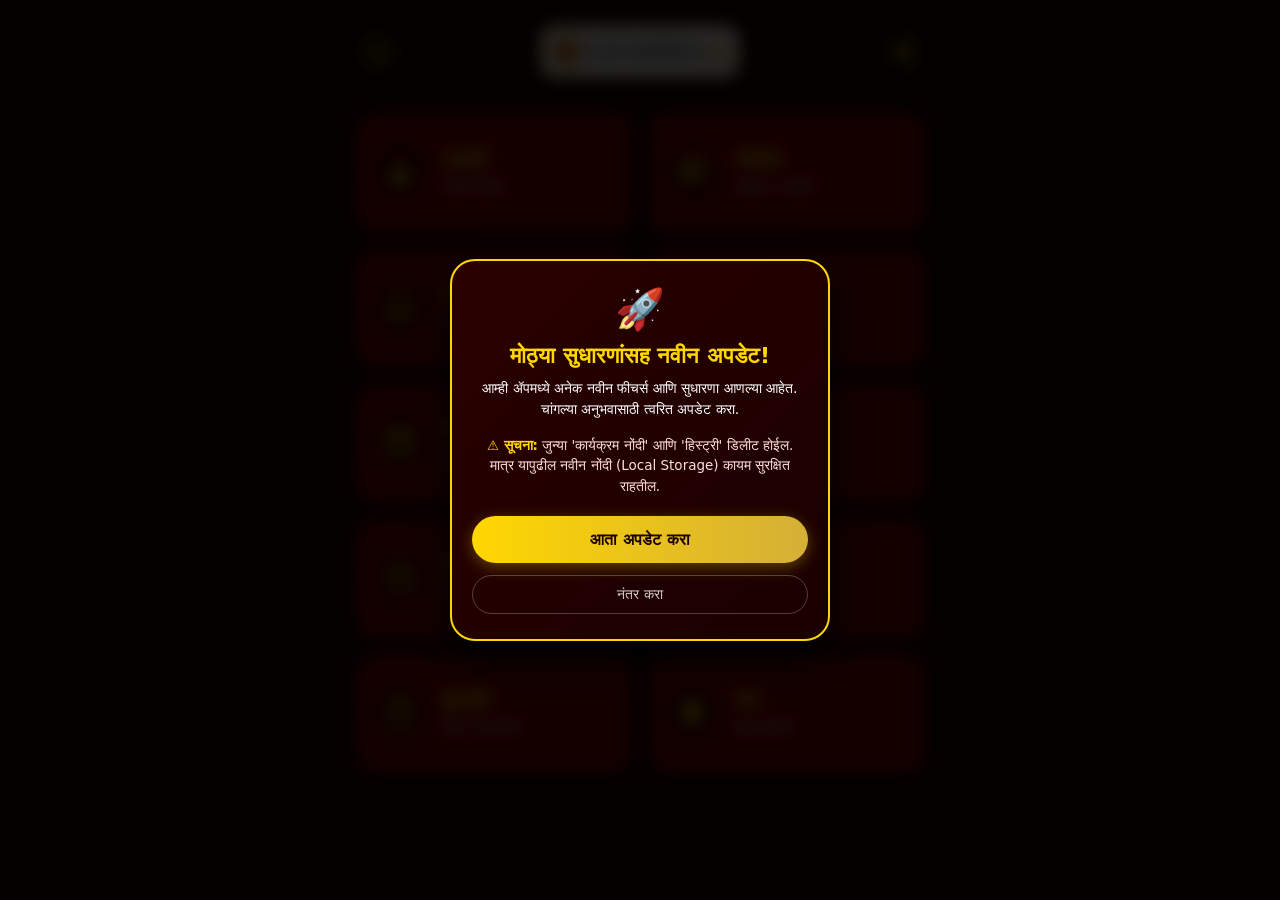
<file: index.html>
<!DOCTYPE html>
<html lang="mr">
<head>
    <meta charset="UTF-8">
    <meta name="viewport" content="width=device-width, initial-scale=1.0, maximum-scale=1.0, user-scalable=no">
    <title>कर्मयोग | Karmyog</title>
    <link rel="preconnect" href="https://fonts.googleapis.com">
    <link rel="preconnect" href="https://fonts.gstatic.com" crossorigin>
    <link href="https://fonts.googleapis.com/css2?family=Anek+Devanagari:wght@400;600;700&display=swap" rel="stylesheet">

    <style>
        :root {
            --bg-dark: #1a0000; 
            --card-maroon: #8B0000; 
            --gold: #ffd700;
            --text-white: #ffffff;
            --text-muted: #ffdddd;
            --icon-bg: rgba(0, 0, 0, 0.4); 
        }

        * {
            margin: 0;
            padding: 0;
            box-sizing: border-box;
            -webkit-tap-highlight-color: transparent;
            -webkit-touch-callout: none;
            -webkit-user-select: none;
            -moz-user-select: none;
            -ms-user-select: none;
            user-select: none;
        }

        body {
            font-family: system-ui, -apple-system, sans-serif;
            background: var(--bg-dark);
            color: var(--text-white);
            min-height: 100vh;
            padding: 10px 0 20px 0;
            overflow-x: hidden;
            position: relative;
        }

        .header-container {
            display: flex;
            align-items: center;
            justify-content: space-between;
            padding: 15px 12px;
            max-width: 600px;
            margin: 0 auto 20px auto;
            gap: 10px;
        }

        .header-logo {
            width: clamp(150px, 40vw, 200px);
            height: auto;
            background: #fff;
            padding: 8px;
            border-radius: 15px;
            border: 2px solid var(--gold);
            object-fit: contain;
            pointer-events: none;
        }

        .header-icon-btn {
            width: clamp(44px, 12vw, 52px);
            height: clamp(44px, 12vw, 52px);
            background: var(--icon-bg);
            border-radius: 50%;
            display: flex;
            align-items: center;
            justify-content: center;
            color: var(--gold);
            cursor: pointer;
            border: 1px solid rgba(255, 215, 0, 0.2);
            text-decoration: none;
            flex-shrink: 0;
            transition: transform 0.2s ease, background 0.2s ease;
        }

        .header-icon-btn:active {
            transform: scale(0.88);
            background: rgba(0, 0, 0, 0.6);
        }

        /* GRID SYSTEM - Fully Responsive */
        .grid {
            display: grid;
            grid-template-columns: repeat(auto-fit, minmax(min(150px, 100%), 1fr));
            gap: clamp(12px, 3vw, 15px);
            padding: 0 clamp(12px, 4vw, 16px);
            max-width: 600px;
            margin: auto;
        }

        @media (min-width: 360px) {
            .grid {
                grid-template-columns: repeat(2, 1fr);
            }
        }

        /* CARD STYLING */
        .card {
            background: var(--card-maroon);
            border-radius: clamp(15px, 4vw, 20px);
            min-height: clamp(105px, 28vw, 120px);
            padding: clamp(12px, 3.5vw, 15px);
            text-decoration: none;
            color: var(--text-white);
            display: flex;
            align-items: center; 
            border: 1px solid rgba(255, 255, 255, 0.2);
            box-shadow: 0 6px 20px rgba(0,0,0,0.5);
            transition: transform 0.2s ease, box-shadow 0.2s ease;
            position: relative;
            overflow: hidden;
            -webkit-tap-highlight-color: transparent;
            pointer-events: auto;
        }

        .card::before {
            content: '';
            position: absolute;
            top: 0;
            left: 0;
            right: 0;
            bottom: 0;
            background: linear-gradient(135deg, rgba(255,255,255,0.1) 0%, transparent 100%);
            opacity: 0;
            transition: opacity 0.3s ease;
            pointer-events: none;
        }

        .card:active {
            transform: scale(0.94);
            box-shadow: 0 3px 10px rgba(0,0,0,0.7);
        }

        .card:active::before {
            opacity: 1;
        }

        .icon-box {
            min-width: clamp(48px, 13vw, 55px);
            width: clamp(48px, 13vw, 55px);
            height: clamp(48px, 13vw, 55px);
            background: var(--icon-bg);
            border-radius: 50%;
            display: flex;
            align-items: center;
            justify-content: center;
            margin-right: clamp(10px, 3vw, 15px);
            flex-shrink: 0;
        }

        .card-content {
            display: flex;
            flex-direction: column;
            flex: 1;
            min-width: 0;
        }

        .card-title {
            font-size: clamp(18px, 5vw, 21px);
            font-weight: 800;
            color: var(--gold);
            line-height: 1.1;
            margin-bottom: 4px;
        }

        .card-subtitle {
            font-size: clamp(12px, 3.5vw, 14px); 
            font-weight: 400;
            color: var(--text-muted);
            line-height: 1.4;
            margin-top: 2px;
        }

        .custom-svg {
            width: clamp(28px, 8vw, 32px);
            height: clamp(28px, 8vw, 32px);
            fill: none;
            stroke: var(--gold);
            stroke-width: 2.2; 
            stroke-linecap: round;
            stroke-linejoin: round;
        }
        
        .fill-gold { 
            fill: var(--gold);
            stroke: none;
        }

        /* INFO MODAL */
        .modal-overlay {
            display: none;
            position: fixed;
            top: 0;
            left: 0;
            right: 0;
            bottom: 0;
            background: rgba(0, 0, 0, 0.9);
            z-index: 1000;
            align-items: center;
            justify-content: center;
            padding: 20px;
            animation: fadeIn 0.3s ease;
        }

        .modal-overlay.active {
            display: flex;
        }

        .modal-content {
            background: linear-gradient(135deg, #2a0000 0%, #1a0000 100%);
            border-radius: 25px;
            padding: 30px 25px 25px;
            max-width: 420px;
            width: 100%;
            max-height: 90vh;
            overflow-y: auto;
            border: 2px solid var(--gold);
            box-shadow: 0 10px 40px rgba(255, 215, 0, 0.3);
            animation: slideUp 0.3s ease;
            position: relative;
        }

        @keyframes fadeIn { from { opacity: 0; } to { opacity: 1; } }
        @keyframes slideUp { from { transform: translateY(50px); opacity: 0; } to { transform: translateY(0); opacity: 1; } }

        .modal-close {
            position: absolute;
            top: 15px;
            right: 15px;
            width: 36px;
            height: 36px;
            background: rgba(0, 0, 0, 0.5);
            border: 1px solid var(--gold);
            border-radius: 50%;
            display: flex;
            align-items: center;
            justify-content: center;
            cursor: pointer;
            color: var(--gold);
            font-size: 24px;
            line-height: 1;
            transition: all 0.2s ease;
        }

        .modal-close:active {
            transform: scale(0.9);
            background: rgba(0, 0, 0, 0.8);
        }

        .developer-photo {
            width: 110px;
            height: 110px;
            border-radius: 50%;
            margin: 0 auto 18px;
            display: block;
            border: 3px solid var(--gold);
            object-fit: cover;
            background: var(--icon-bg);
            box-shadow: 0 4px 15px rgba(255, 215, 0, 0.3);
        }

        .developer-info { font-family: 'Anek Devanagari', system-ui, sans-serif; }
        .developer-info h2 { color: var(--gold); font-size: 22px; text-align: center; margin-bottom: 6px; font-weight: 700; }
        .developer-info h3 { color: var(--text-muted); font-size: 15px; text-align: center; font-weight: 400; margin-bottom: 25px; line-height: 1.4; }
        .info-text { color: var(--text-white); font-size: 15px; line-height: 1.7; text-align: center; margin-bottom: 25px; padding: 0 10px; font-weight: 400; }

        img { pointer-events: none; -webkit-user-drag: none; }
        html { scroll-behavior: smooth; }
        .card, .header-icon-btn { will-change: transform; }

        /* --- SMART UPDATE POPUP STYLES --- */
        .update-overlay {
            position: fixed;
            top: 0; left: 0; right: 0; bottom: 0;
            background: rgba(0, 0, 0, 0.85);
            backdrop-filter: blur(8px);
            display: flex;
            justify-content: center;
            align-items: center;
            z-index: 2000;
            opacity: 0;
            visibility: hidden;
            transition: all 0.4s ease;
            padding: 20px;
        }

        .update-overlay.show {
            opacity: 1;
            visibility: visible;
        }

        .update-box {
            background: linear-gradient(135deg, #2a0000 0%, #1a0000 100%);
            border: 2px solid var(--gold);
            border-radius: 25px;
            padding: 25px 20px;
            text-align: center;
            max-width: 380px;
            width: 100%;
            box-shadow: 0 15px 40px rgba(0,0,0,0.9);
            transform: scale(0.8);
            transition: transform 0.4s cubic-bezier(0.175, 0.885, 0.32, 1.275);
            /* Added to allow scrolling if screen is too small */
            max-height: 90vh;
            overflow-y: auto;
        }

        .update-overlay.show .update-box {
            transform: scale(1);
        }

        .update-icon {
            font-size: 40px;
            color: var(--gold);
            margin-bottom: 10px;
            animation: pulse 2s infinite;
        }

        @keyframes pulse {
            0% { transform: scale(1); }
            50% { transform: scale(1.15); }
            100% { transform: scale(1); }
        }

        .update-box h3 {
            font-size: 22px;
            color: var(--gold);
            margin-bottom: 10px;
            font-weight: 700;
        }

        .update-box p {
            font-size: 14px;
            color: var(--text-white);
            line-height: 1.5;
            margin-bottom: 15px;
            padding: 0 5px;
        }

        .warning-box {
            margin-bottom: 20px;
            font-size: 13.5px;
            color: var(--text-muted);
            text-align: center;
            line-height: 1.5;
            padding: 0 5px;
        }
        
        .warning-box strong {
            color: var(--gold);
        }

        /* Update Steps Styling */
        .update-steps {
            text-align: left;
            color: var(--text-white);
            margin: 15px 10px;
            font-size: 15px;
            line-height: 1.8;
            background: rgba(0, 0, 0, 0.4);
            padding: 15px;
            border-radius: 12px;
            border: 1px solid rgba(255, 215, 0, 0.2);
        }

        .update-steps strong {
            color: var(--gold);
        }

        /* Image inside Update Steps */
        .update-tutorial-img {
            width: 100%;
            max-width: 280px; /* limits size on large screens */
            height: auto;
            border-radius: 12px;
            margin: 10px auto 15px auto;
            display: block;
            border: 2px solid var(--gold);
            box-shadow: 0 4px 15px rgba(0,0,0,0.5);
            pointer-events: none;
        }

        .update-btn-container {
            display: flex;
            flex-direction: column;
            gap: 12px;
        }

        .btn-update-now {
            background: linear-gradient(90deg, var(--gold), #d4af37);
            color: var(--bg-dark);
            padding: 14px 20px;
            border: none;
            border-radius: 50px;
            font-size: 16px;
            font-weight: 700;
            cursor: pointer;
            text-decoration: none;
            box-shadow: 0 4px 15px rgba(255, 215, 0, 0.3);
            transition: all 0.2s ease;
            font-family: inherit;
        }

        .btn-update-now:active {
            transform: scale(0.95);
            box-shadow: 0 2px 8px rgba(255, 215, 0, 0.2);
        }

        .btn-later {
            background: transparent;
            color: var(--text-white);
            padding: 10px 20px;
            border: 1px solid rgba(255, 255, 255, 0.3);
            border-radius: 50px;
            font-size: 14px;
            cursor: pointer;
            opacity: 0.8;
            transition: all 0.2s ease;
            font-family: inherit;
        }

        .btn-later:active {
            background: rgba(255, 255, 255, 0.1);
            transform: scale(0.95);
        }

        @media (prefers-reduced-motion: reduce) {
            * {
                animation-duration: 0.01ms !important;
                animation-iteration-count: 1 !important;
                transition-duration: 0.01ms !important;
            }
        }
    </style>
</head>
<body>

<!-- Smart Update Pop-up Structure (Shows Every Time) -->
<div class="update-overlay" id="updatePopup">
    <div class="update-box" id="updateBoxContent">
        <div class="update-icon">🚀</div>
        <h3>मोठ्या सुधारणांसह नवीन अपडेट!</h3>
        <p>आम्ही ॲपमध्ये अनेक नवीन फीचर्स आणि सुधारणा आणल्या आहेत. चांगल्या अनुभवासाठी त्वरित अपडेट करा.</p>
        
        <div class="warning-box">
            <strong>⚠️ सूचना:</strong> जुन्या 'कार्यक्रम नोंदी' आणि 'हिस्ट्री' डिलीट होईल. मात्र यापुढील नवीन नोंदी (Local Storage) कायम सुरक्षित राहतील.
        </div>

        <div class="update-btn-container">
            <button class="btn-update-now" onclick="showUpdateSteps()">आता अपडेट करा</button>
            <button class="btn-later" onclick="closeUpdatePopup()">नंतर करा</button>
        </div>
    </div>
</div>

<div class="header-container">
    <button class="header-icon-btn" onclick="openInfoModal()" aria-label="माहिती">
        <svg style="width:28px;height:28px;stroke:currentColor;fill:none;stroke-width:2.5" viewBox="0 0 24 24">
            <circle cx="12" cy="12" r="10"></circle>
            <line x1="12" y1="16" x2="12" y2="12"></line>
            <line x1="12" y1="8" x2="12.01" y2="8"></line>
        </svg>
    </button>

    <img src="1000894316-removebg-preview.webp" class="header-logo" alt="Karmyog Logo" draggable="false">

    <button class="header-icon-btn" onclick="shareApp()" aria-label="शेअर करा">
        <svg style="width:28px;height:28px;stroke:currentColor;fill:none;stroke-width:2.5" viewBox="0 0 24 24">
            <circle cx="18" cy="5" r="3"></circle>
            <circle cx="6" cy="12" r="3"></circle>
            <circle cx="18" cy="19" r="3"></circle>
            <line x1="8.59" y1="13.51" x2="15.42" y2="17.49"></line>
            <line x1="15.41" y1="6.51" x2="8.59" y2="10.49"></line>
        </svg>
    </button>
</div>

<div class="grid">
    
    <a href="https://sanketramdasi264-prog.github.io/app-menu-home/arati/" class="card" draggable="false">
        <div class="icon-box">
            <svg class="custom-svg" viewBox="0 0 24 24">
                <path class="fill-gold" d="M12 2c0 2-2 3.5-2 5.5s1.5 3 2 3.5 2-1.5 2-3.5S12 4 12 2z"/>
                <path d="M5 12c0 5 3 9 7 9s7-4 7-9H5z" style="opacity:0.8;stroke:var(--gold);fill:var(--gold)"/>
            </svg>
        </div>
        <div class="card-content">
            <div class="card-title">आरती</div>
            <div class="card-subtitle">आरती संग्रह</div>
        </div>
    </a>

    <a href="https://sanketramdasi264-prog.github.io/app-menu-home/stotra/" class="card" draggable="false">
        <div class="icon-box">
            <svg class="custom-svg" viewBox="0 0 24 24">
                <path d="M4 19.5A2.5 2.5 0 0 1 6.5 17H20M4 19.5V5A2.5 2.5 0 0 1 6.5 2.5H20v14.5"/>
                <path d="M8 7h8M8 11h8"/>
            </svg>
        </div>
        <div class="card-content">
            <div class="card-title">स्तोत्र</div>
            <div class="card-subtitle">स्तोत्र व अष्टके</div>
        </div>
    </a>

    <a href="https://sanketramdasi264-prog.github.io/app-menu-home/bhajan/" class="card" draggable="false">
        <div class="icon-box">
            <svg class="custom-svg" viewBox="0 0 24 24">
                <path d="M18 8a6 6 0 0 0-12 0c0 7-3 9-3 9h18s-3-2-3-9"/>
                <path d="M13.73 21a2 2 0 0 1-3.46 0"/>
            </svg>
        </div>
        <div class="card-content">
            <div class="card-title">भजनावली</div>
            <div class="card-subtitle">भजने व अभंग</div>
        </div>
    </a>

    <a href="https://sanketramdasi264-prog.github.io/app-menu-home/pooja/" class="card" draggable="false">
        <div class="icon-box">
            <svg class="custom-svg" viewBox="0 0 24 24">
                <path d="M8.5 14.5A2.5 2.5 0 0 0 11 12c0-1.38-.5-2-1-3-1.072-2.143-.224-4.054 2-6 .5 2.5 2 4.9 4 6.5 2 1.6 3 3.5 3 5.5a7 7 0 1 1-14 0c0-1.1.243-2.188.7-3.125"/>
            </svg>
        </div>
        <div class="card-content">
            <div class="card-title">कर्मकांड</div>
            <div class="card-subtitle">पूजन, हवन विधी</div>
        </div>
    </a>

    <a href="https://sanketramdasi264-prog.github.io/app-menu-home/panchangmuhurt/" class="card" draggable="false">
        <div class="icon-box">
            <svg class="custom-svg" viewBox="0 0 24 24">
                <rect width="18" height="18" x="3" y="4" rx="2"/>
                <line x1="16" y1="2" x2="16" y2="6"/>
                <line x1="8" y1="2" x2="8" y2="6"/>
                <line x1="3" y1="10" x2="21" y2="10"/>
            </svg>
        </div>
        <div class="card-content">
            <div class="card-title">पंचांग</div>
            <div class="card-subtitle">मुहूर्त व तिथी</div>
        </div>
    </a>

   <a href="https://sanketramdasi264-prog.github.io/app-menu-home/Matchmaking/" class="card" draggable="false">
        <div class="icon-box">
            <svg class="custom-svg" viewBox="0 0 24 24">
                <path d="M20.84 4.61a5.5 5.5 0 0 0-7.78 0L12 5.67l-1.06-1.06a5.5 5.5 0 0 0-7.78 7.78l1.06 1.06L12 21.23l7.78-7.78 1.06-1.06a5.5 5.5 0 0 0 0-7.78z" />
            </svg>
        </div>
        <div class="card-content">
            <div class="card-title">गुण मिलन</div>
            <div class="card-subtitle">विवाह उपयुक्तता</div>
        </div>
    </a>  

    <a href="https://sanketramdasi264-prog.github.io/app-menu-home/karykramnondi" class="card" draggable="false">
        <div class="icon-box">
            <svg class="custom-svg" viewBox="0 0 24 24">
                <circle cx="12" cy="12" r="10"/>
                <polyline points="12 6 12 12 16 14"/>
            </svg>
        </div>
        <div class="card-content">
            <div class="card-title">रजिस्टर</div>
            <div class="card-subtitle">कार्यक्रम नोंदवही</div>
        </div>
    </a> 

    <a href="https://sanketramdasi264-prog.github.io/app-menu-home/list/" class="card" draggable="false">
        <div class="icon-box">
            <svg class="custom-svg" viewBox="0 0 24 24">
                <path d="M16 4h2a2 2 0 0 1 2 2v14a2 2 0 0 1-2 2H6a2 2 0 0 1-2-2V6a2 2 0 0 1 2-2h2"/>
                <rect x="8" y="2" width="8" height="4" rx="1"/>
                <path d="M9 12h6M9 16h6"/>
            </svg>
        </div>
        <div class="card-content">
            <div class="card-title">साहित्य</div>
            <div class="card-subtitle">पूजा साहित्य</div>
        </div>
    </a>

      <a href="https://sanketramdasi264-prog.github.io/app-menu-home/kundali/" class="card" draggable="false">
        <div class="icon-box">
            <svg class="custom-svg" viewBox="0 0 24 24">
                <path d="M14.5 2H6a2 2 0 0 0-2 2v16a2 2 0 0 0 2 2h12a2 2 0 0 0 2-2V7.5L14.5 2z"/>
                <polyline points="14 2 14 8 20 8"/>
            </svg>
        </div>
        <div class="card-content">
            <div class="card-title">कुंडली</div>
            <div class="card-subtitle">PDF तयार करा</div>
        </div>
    </a> 

    <a href="https://sanketramdasi264-prog.github.io/app-menu-home/caunter/" class="card" draggable="false">
        <div class="icon-box">
            <svg class="custom-svg" viewBox="0 0 24 24">
                <circle cx="12" cy="5" r="2"/>
                <circle cx="16" cy="7" r="2"/>
                <circle cx="18" cy="11" r="2"/>
                <circle cx="16" cy="15" r="2"/>
                <circle cx="12" cy="17" r="2"/>
                <circle cx="8" cy="15" r="2"/>
                <circle cx="6" cy="11" r="2"/>
                <circle cx="8" cy="7" r="2"/>
                <path d="M12 19v3"/>
            </svg>
        </div>
        <div class="card-content">
            <div class="card-title">जप</div>
            <div class="card-subtitle">माला मोजणी</div>
        </div>
    </a>

</div>

<!-- Developer Info Modal -->
<div class="modal-overlay" id="infoModal" onclick="closeInfoModal(event)">
    <div class="modal-content" onclick="event.stopPropagation()">
        <div class="modal-close" onclick="closeInfoModal()">&times;</div>
        
        <img src="Screenshot_20260117-220744.Gallery.png" alt="Developer Photo" class="developer-photo">
        
        <div class="developer-info">
            <h2>श्री. संकेत रामदासी गुरुजी</h2>
            <h3>Software Developer of OmKarmyog</h3>

            <p class="info-text">ॐ कर्मयोग हे एक आध्यात्मिक सेवा प्रदान करणारे डिजिटल व्यासपीठ आहे.
या अ‍ॅपच्या माध्यमातून भारतीय संस्कृतीशी जोडणारी विविध आध्यात्मिक साधने एका ठिकाणी उपलब्ध करून दिली जातात. <br>

आजच्या आधुनिक युगात पारंपरिक धार्मिक ज्ञान सहज उपलब्ध नसते, ही गरज ओळखून या अ‍ॅपची निर्मिती करण्यात आली, जेणेकरून प्रत्येक व्यक्ती आपल्या मोबाइलवरच शुद्ध, प्रमाणित आणि परंपरागत धार्मिक ज्ञान मिळवू शकेल.
              
<br>या अ‍ॅपमधील सेवा:- <br>

🔸 आरती संग्रह
🔸 स्तोत्र व मंत्र
🔸 भजन संग्रह
🔸 पूजन विधी व संस्कार पद्धती
🔸 पंचांग व तिथी माहिती
🔸 व्रत कथा व महात्म्य
🔸 सण-उत्सवांची माहिती
<br>🔸 भारतीय संस्कृती व अध्यात्म विषयक माहिती हे सर्व उपलब्ध आहे... <br>

भारतीय सनातन धर्म, संस्कृती आणि अध्यात्म
डिजिटल माध्यमातून सर्वसामान्यांपर्यंत सहज, शुद्ध आणि विश्वासार्ह स्वरूपात पोहोचवणे
हेच आमचे प्रमुख ध्येय आहे.

नवीन पिढीला आपल्या परंपरांशी जोडणे, धार्मिक ज्ञानाचे जतन करणे आणि योग्य मार्गदर्शन देणे हा या उपक्रमाचा हेतू आहे.<br>

श्री.संकेत रामदासी गुरूजी:-  <br>गुरुजी हे ॐ कर्मयोग चे संस्थापक व सॉफ्टवेर डेवलपर आहेत.
आजच्या डिजिटल युगात अध्यात्मिक ज्ञान सर्वांपर्यंत पोहोचावे या उद्देशाने त्यांनी या उपक्रमाची सुरुवात केली.<br>
कारण<br>
“परंपरा जपली तरच संस्कृती टिकते.”<br>
आणि त्यासाठी आजच्या जगात<br>
"अध्यात्माला आधुनिकतेची साथ लागते...!!"
</p>
        </div>
    </div>
</div>

<script>
    // --- SMART UPDATE POPUP LOGIC ---
    window.addEventListener('DOMContentLoaded', () => {
        setTimeout(() => {
            document.getElementById('updatePopup').classList.add('show');
        }, 1000); // ॲप लोड झाल्यानंतर १ सेकंदाने दिसेल
    });

    function closeUpdatePopup() {
        document.getElementById('updatePopup').classList.remove('show');
    }

    // New Function: Show Manual Update Steps and Image
    function showUpdateSteps() {
        const boxContent = document.getElementById('updateBoxContent');
        
        // HTML For Steps View including the GitHub hosted image (.jpg extension)
        boxContent.innerHTML = `
            <div class="update-icon">📱</div>
            <h3>कसे अपडेट करावे?</h3>
            <div class="update-steps">
                १. तुमच्या फोनमधील <strong>Play Store</strong> उघडा.<br><br>
                २. <strong>OmKarmyog</strong> सर्च करा.<br><br>
                ३. <strong>Update</strong> बटणावर क्लिक करा.
            </div>
            
            <!-- Screenshot Image (Updated to .jpg) -->
            <img src="Screenshot_20260720-204118_Google%20Play%20Store.jpg" alt="Update Tutorial" class="update-tutorial-img">
            
            <div class="update-btn-container" style="margin-top: 15px;">
                <button class="btn-later" onclick="closeUpdatePopup()">ठीक आहे, समजले</button>
            </div>
        `;
    }
    // ---------------------------------


    // Share App Function
    function shareApp() {
        const playstoreLink = 'https://play.google.com/store/apps/details?id=in.omkarmyog.app';
        
        const shareText = `🕉️ कर्मयोग 🕉️\n\nधार्मिक साहित्य आणि पूजा विधी आता तुमच्या मोबाईलवर!\n\n✨ आरती संग्रह\n📿 स्तोत्र व अष्टके  \n🙏 भजनावली\n🔱 कर्मकांड विधी\n📅 पंचांग\n💍 गुण मिलन\n⏰ नित्यकर्म\n📚 पूजा साहित्य\n\nआजच डाउनलोड करा आणि तुमच्या धार्मिक जीवनाला समृद्ध करा!\n\n📲 Play Store: ${playstoreLink}`;

        if (navigator.share) {
            navigator.share({ 
                title: '🕉️ कर्मयोग - धार्मिक ॲप',
                text: shareText,
                url: playstoreLink
            }).catch(err => {
                if (err.name !== 'AbortError') {
                    console.error('Share failed:', err);
                }
            });
        } else {
            const tempInput = document.createElement('textarea');
            tempInput.value = shareText;
            document.body.appendChild(tempInput);
            tempInput.select();
            document.execCommand('copy');
            document.body.removeChild(tempInput);
            alert('लिंक कॉपी केली! आता तुम्ही ती शेअर करू शकता.');
        }
    }

    // Open Info Modal
    function openInfoModal() {
        document.getElementById('infoModal').classList.add('active');
        document.body.style.overflow = 'hidden';
    }

    // Close Info Modal
    function closeInfoModal(event) {
        if (!event || event.target.id === 'infoModal' || event.target.classList.contains('modal-close')) {
            document.getElementById('infoModal').classList.remove('active');
            document.body.style.overflow = '';
        }
    }

    // Prevent context menu on long press
    document.addEventListener('contextmenu', function(e) {
        if (e.target.tagName === 'A' || e.target.closest('a')) {
            e.preventDefault();
        }
    });

    // Prevent drag on all links
    document.querySelectorAll('a').forEach(link => {
        link.addEventListener('dragstart', e => e.preventDefault());
    });

    // Close modal with ESC key
    document.addEventListener('keydown', function(e) {
        if (e.key === 'Escape') {
            closeInfoModal();
        }
    });

    // Lazy load optimization
    if ('loading' in HTMLImageElement.prototype) {
        const images = document.querySelectorAll('img[loading="lazy"]');
        images.forEach(img => {
            img.src = img.dataset.src;
        });
    }
</script>

</body>
</html>
</file>
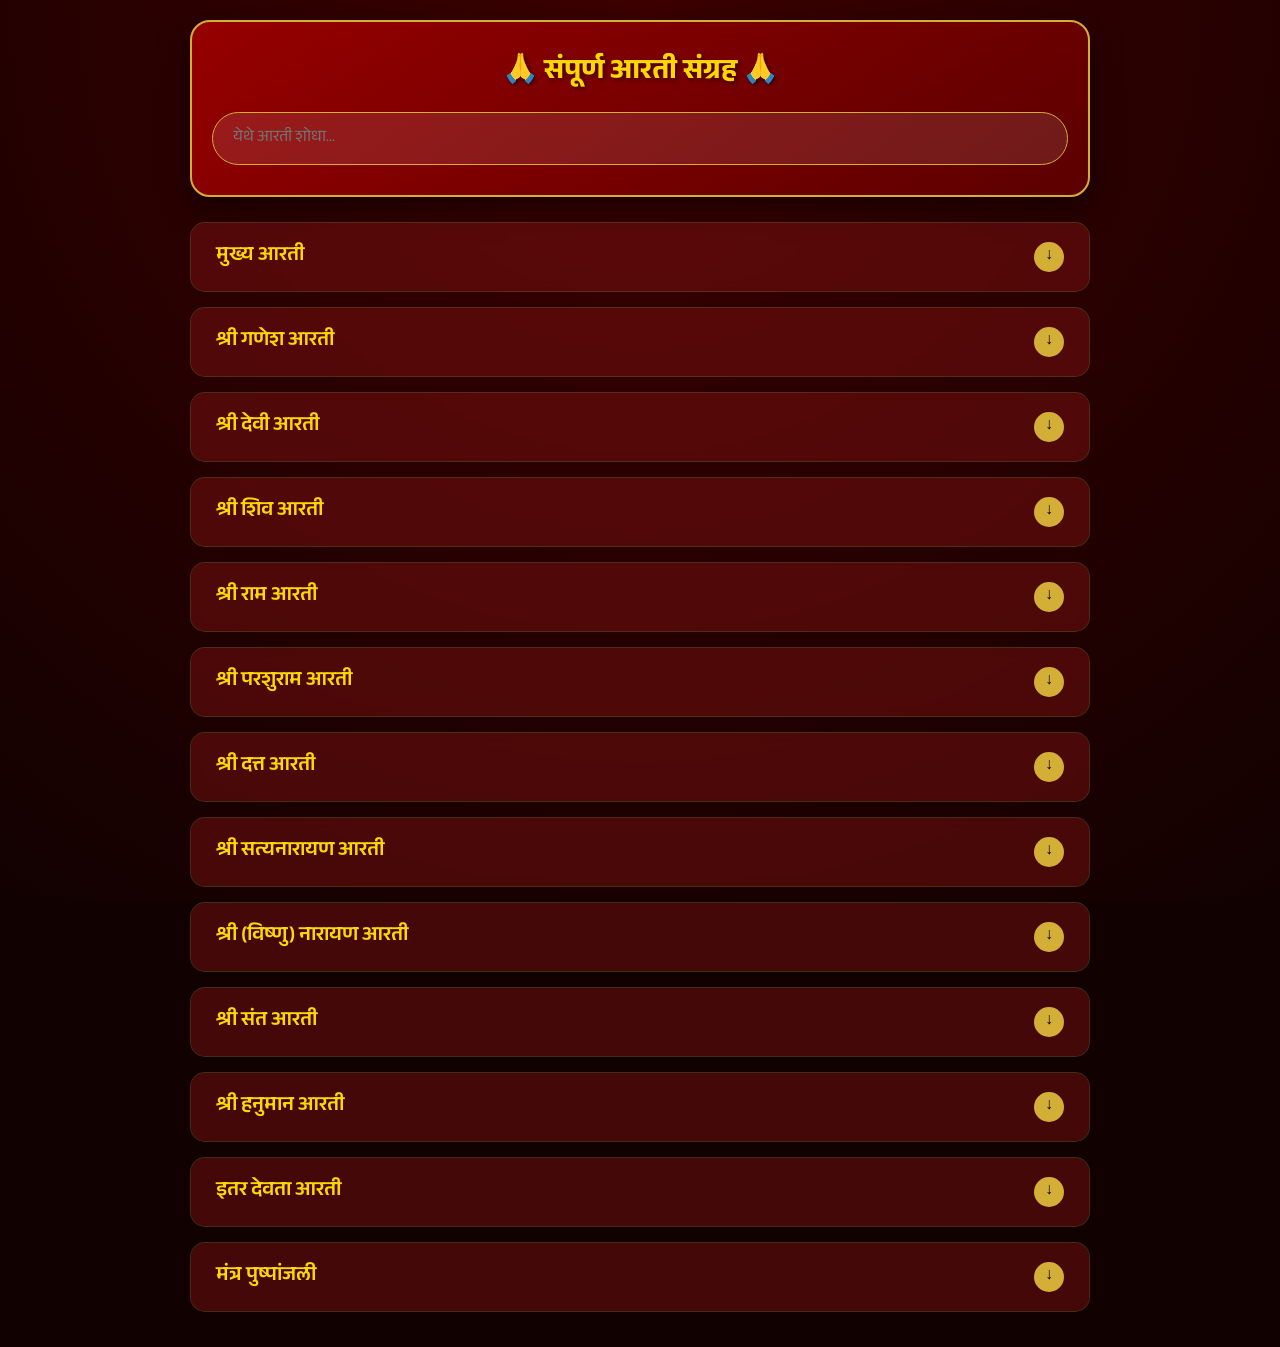
<file: arati/index.html>
<!DOCTYPE html>
<html lang="mr">
<head>
  <meta charset="UTF-8">
  <meta name="viewport" content="width=device-width, initial-scale=1.0">
  <title>संपूर्ण आरती संग्रह</title>
  <link href="https://fonts.googleapis.com/css2?family=Anek+Devanagari:wght@400;600;800&display=swap" rel="stylesheet">
  <style>
    :root {
      --bg-dark: #120101;
      --crimson: #800000;
      --gold: #D4AF37;
      --gold-light: #FFD700;
      --ivory: #FFFFF0;
      --glass: rgba(255, 255, 255, 0.05);
    }

    * { margin: 0; padding: 0; box-sizing: border-box; }

    body {
      font-family: "Anek Devanagari", sans-serif;
      background-color: var(--bg-dark);
      background-image: radial-gradient(circle at top, #3d0000 0%, #120101 100%);
      background-attachment: fixed;
      color: var(--ivory);
      padding: 20px 15px;
      line-height: 1.6;
    }

    .container { max-width: 900px; margin: 0 auto; }

    /* Header Section */
    .header-box {
      text-align: center;
      padding: 30px 20px;
      background: linear-gradient(145deg, #960000, #5c0000);
      border-radius: 20px;
      margin-bottom: 25px;
      border: 2px solid var(--gold);
      box-shadow: 0 10px 30px rgba(0,0,0,0.5);
    }

    .header-box h1 {
      font-size: 28px;
      color: var(--gold-light);
      text-shadow: 2px 2px 4px rgba(0,0,0,0.5);
      margin-bottom: 15px;
    }

    #searchBar {
      width: 100%;
      padding: 12px 20px;
      border-radius: 50px;
      border: 1px solid var(--gold);
      background: rgba(255,255,255,0.1);
      color: white;
      font-size: 16px;
      outline: none;
      font-family: inherit;
    }

    /* Category Style */
    .category {
      background: var(--glass);
      border: 1px solid rgba(212, 175, 55, 0.2);
      border-radius: 15px;
      margin-bottom: 15px;
      overflow: hidden;
      backdrop-filter: blur(5px);
    }

    .category-header {
      padding: 18px 25px;
      display: flex;
      justify-content: space-between;
      align-items: center;
      cursor: pointer;
      background: rgba(128, 0, 0, 0.4);
      transition: background 0.3s;
    }

    .category-header:hover { background: rgba(128, 0, 0, 0.6); }

    .category-header h2 {
      font-size: 20px;
      font-weight: 600;
      color: var(--gold-light);
    }

    .icon-circle {
      width: 30px;
      height: 30px;
      background: var(--gold);
      border-radius: 50%;
      display: flex;
      align-items: center;
      justify-content: center;
      color: var(--bg-dark);
      font-weight: bold;
      transition: transform 0.3s;
    }

    .open .icon-circle { transform: rotate(180deg); }

    .category-content {
      max-height: 0;
      overflow: hidden;
      transition: all 0.4s ease;
      opacity: 0;
    }

    .category.open .category-content {
      max-height: 2000px; /* Increased for long lists */
      padding: 15px;
      opacity: 1;
    }

    /* Grid for Cards */
    .item-list { 
      display: grid; 
      grid-template-columns: repeat(auto-fill, minmax(250px, 1fr));
      gap: 12px; 
    }

    .item-card {
      background: white;
      border-radius: 10px;
      transition: all 0.3s ease;
      position: relative;
    }

    .item-card a {
      display: block;
      padding: 15px 40px 15px 15px;
      text-decoration: none;
      color: #333;
      font-weight: 600;
      font-size: 16px;
    }

    .item-card:hover {
      transform: translateY(-3px);
      box-shadow: 0 5px 15px rgba(212, 175, 55, 0.4);
      background: var(--ivory);
    }

    .item-card::after {
      content: '🪔';
      position: absolute;
      right: 15px;
      top: 50%;
      transform: translateY(-50%);
      font-size: 14px;
    }

    #noResults {
      text-align: center;
      padding: 20px;
      display: none;
      color: var(--gold);
    }

    @media (max-width: 600px) {
      .item-list { grid-template-columns: 1fr; }
      .header-box h1 { font-size: 22px; }
    }
  </style>
</head>
<body>

<div class="container">
  
  <div class="header-box">
    <h1>🙏 संपूर्ण आरती संग्रह 🙏</h1>
    <input type="text" id="searchBar" placeholder="येथे आरती शोधा..." onkeyup="searchFunction()">
  </div>

  <div id="noResults">कोणतीही आरती सापडली नाही.</div>

  <div class="category">
    <div class="category-header" onclick="toggleCategory(this)">
      <h2>मुख्य आरती</h2>
      <div class="icon-circle">↓</div>
    </div>
    <div class="category-content">
      <div class="item-list">
        <div class="item-card"><a href="https://www.omkarmyog.in/2025/09/blog-post_53.html?m=1" target="_blank">उभे राहूनी सर्व आता आरती करूया</a></div>
      </div>
    </div>
  </div>

  <div class="category">
    <div class="category-header" onclick="toggleCategory(this)">
      <h2>श्री गणेश आरती</h2>
      <div class="icon-circle">↓</div>
    </div>
    <div class="category-content">
      <div class="item-list">
        <div class="item-card"><a href="https://www.omkarmyog.in/2021/03/blog-post_49.html?m=1" target="_blank">जय जय जय मयुरेश्वरा</a></div> 
        <div class="item-card"><a href="https://www.omkarmyog.in/2021/03/blog-post_30.html" target="_blank">हेरंभ शिवकुल दिपका</a></div>
        <div class="item-card"><a href="https://www.omkarmyog.in/2021/03/blog-post_16.html" target="_blank">एकरदना गजवदना देवा</a></div>
        <div class="item-card"><a href="https://www.omkarmyog.in/2025/09/blog-post_79.html?m=1" target="_blank">जय जय गौरी शिवकुमरा</a></div>
                <div class="item-card"><a href="https://www.omkarmyog.in/2021/03/blog-post_66.html" target="_blank">श्री गजानना जय गजानना</a></div> 
        <div class="item-card"><a href="https://www.omkarmyog.in/2025/09/blog-post_80.html?m=1" target="_blank">देवा लंबोदर गिरीजा नंदना – मराठी</a></div>
        <div class="item-card"><a href="https://www.omkarmyog.in/2025/08/blog-post_28.html" target="_blank">देवा लंबोदर गिरीजा नंदना मराठी – हिंदी</a></div>
        <div class="item-card"><a href="https://www.omkarmyog.in/2021/03/blog-post_96.html?m=1" target="_blank">उंदरावर बैसोनी दुडदूडां</a></div>
        <div class="item-card"><a href="https://www.omkarmyog.in/2021/03/blog-post_19.html?m=1" target="_blank">सुखकर्ता दुःखहर्ता</a></div>
        <div class="item-card"><a href="https://www.omkarmyog.in/2023/04/shendur-laal-chadhaayo.html" target="_blank">शेंदूर लाल चढायो</a></div>
        <div class="item-card"><a href="https://www.omkarmyog.in/2025/09/blog-post_92.html?m=1" target="_blank">गाईये गणपती जग वन्दन</a></div>
        <div class="item-card"><a href="https://www.omkarmyog.in/2025/09/blog-post_78.html?m=1" target="_blank">जय गणेश जय गणेश जय गणेश देवा</a></div>
        <div class="item-card"><a href="https://www.omkarmyog.in/2025/09/blog-post_54.html?m=1" target="_blank">गणपती देव बडा बलवान</a></div>
        <div class="item-card"><a href="https://www.omkarmyog.in/2023/04/dhoop-deep-jhala-ata.html" target="_blank">धूप दीप झाला आता</a></div>
        <div class="item-card"><a href="https://www.omkarmyog.in/2023/04/tu-sukhkarta-tu-dukhaharta.html" target="_blank">तु सुखकर्ता तु दुःखकर्ता</a></div>
        <div class="item-card"><a href="https://www.omkarmyog.in/2023/04/ganaraaj-paarvati-nandana.html" target="_blank">गणराज पार्वती नंदना</a></div>
        <div class="item-card"><a href="https://www.omkarmyog.in/2021/03/blog-post_32.html" target="_blank">आधी वंदू तुज मोरया</a></div>
        <div class="item-card"><a href="https://www.omkarmyog.in/2025/09/blog-post_89.html?m=1" target="_blank">जयदेव जयदेव जय श्री गजवदना</a></div>
        <div class="item-card"><a href="https://www.omkarmyog.in/2025/08/blog-post.html?m=1" target="_blank">गणराया आरती ही तुजला</a></div>
        <div class="item-card"><a href="https://www.omkarmyog.in/2025/09/blog-post_90.html?m=1" target="_blank">गणपती बाप्पा मोरया आरती</a></div>
      </div>
    </div>
  </div>

  <div class="category">
    <div class="category-header" onclick="toggleCategory(this)">
      <h2>श्री देवी आरती</h2>
      <div class="icon-circle">↓</div>
    </div>
    <div class="category-content">
      <div class="item-list">
        <div class="item-card"><a href="https://www.omkarmyog.in/2021/03/blog-post_12.html" target="_blank">जय देवी जय देवी जय महालक्ष्मी</a></div>
        <div class="item-card"><a href="https://www.omkarmyog.in/2021/03/blog-post_55.html" target="_blank">सोन्याच्या पावलाने महालक्ष्मी</a></div>
        <div class="item-card"><a href="https://www.omkarmyog.in/2021/03/blog-post_21.html" target="_blank">जय जय नदीपतिप्रियतनये</a></div>
        <div class="item-card"><a href="https://www.omkarmyog.in/2021/03/blog-post_42.html" target="_blank">विपुल दयाघन गर्जे</a></div>
        <div class="item-card"><a href="https://www.omkarmyog.in/2021/03/blog-post_56.html" target="_blank">उदो उदो ग जगदंबे माते</a></div>
        <div class="item-card"><a href="https://www.omkarmyog.in/2021/03/blog-post_47.html" target="_blank">जय देवी सप्तशृंगा</a></div>
        <div class="item-card"><a href="https://www.omkarmyog.in/2021/03/blog-post_2.html" target="_blank">जय जय रेणुके श्रीमाते</a></div>
        <div class="item-card"><a href="https://www.omkarmyog.in/2021/03/blog-post_50.html" target="_blank">जय जगदंब त्रिपुर सुंदरी तुला</a></div>
        <div class="item-card"><a href="https://www.omkarmyog.in/2021/03/blog-post_8.html" target="_blank">कापराची ज्योत अंबे ओवाळु तुजला</a></div>
        <div class="item-card"><a href="https://www.omkarmyog.in/2024/02/arati-jagadambe-tuz-ambe.html" target="_blank">आरती जगदंबे तुज अंबे</a></div>
        <div class="item-card"><a href="https://www.omkarmyog.in/2021/03/blog-post_44.html" target="_blank">लोलो लागला अंबेचा</a></div>
        <div class="item-card"><a href="https://www.omkarmyog.in/2021/03/blog-post_10.html" target="_blank">जय जय रेणुके आई जगदंबे</a></div>
        <div class="item-card"><a href="https://www.omkarmyog.in/2021/03/blog-post_14.html" target="_blank">जय जय जगदंबे श्री अंबे</a></div>
        <div class="item-card"><a href="https://www.omkarmyog.in/2021/03/blog-post_41.html" target="_blank">जय देवी अंबाबाई, परशुरामाचे आई</a></div>
        <div class="item-card"><a href="https://www.omkarmyog.in/2024/02/jay-devi-jay-yogeshwari.html" target="_blank">जय देवी जय देवी जय योगेश्वरी</a></div>
        <div class="item-card"><a href="https://www.omkarmyog.in/2021/03/blog-post_28.html" target="_blank">जय जय भवानी मनरमणी</a></div>
        <div class="item-card"><a href="https://www.omkarmyog.in/2021/03/blog-post_92.html" target="_blank">येई हो एकविरा देवी माझे</a></div>
        <div class="item-card"><a href="https://www.omkarmyog.in/2021/03/blog-post_17.html" target="_blank">नमितो तुजला हिरादेवी</a></div>
        <div class="item-card"><a href="https://www.omkarmyog.in/2023/07/blog-post.html" target="_blank">श्रीदेवी रेणुके वंदन करितों तुजला</a></div>
        <div class="item-card"><a href="https://www.omkarmyog.in/2022/09/blog-post_4.html" target="_blank">जय देवी महालक्ष्मी (जेष्ठ कनिष्ठा आरती)</a></div>
        <div class="item-card"><a href="https://www.omkarmyog.in/2021/03/blog-post_59.html" target="_blank">दुर्गे दुर्घट भारी तुजविण</a></div>
        <div class="item-card"><a href="https://www.omkarmyog.in/2021/03/blog-post_74.html" target="_blank">देवी सुरेश्वरी भगवती गंगे</a></div>
        <div class="item-card"><a href="https://www.omkarmyog.in/2021/03/blog-post_97.html" target="_blank">आश्विन शुद्ध पक्षी अंबा (नवरात्री)</a></div>
        <div class="item-card"><a href="https://www.omkarmyog.in/2021/03/blog-post_67.html" target="_blank">आरती करू अंबिकेला</a></div>
        <div class="item-card"><a href="https://www.omkarmyog.in/2021/03/blog-post_80.html" target="_blank">जय देवी जय देवी जय माय तुळशी</a></div>
        <div class="item-card"><a href="https://www.omkarmyog.in/2021/03/blog-post_83.html" target="_blank">जय देवी हरितालिके</a></div>
        <div class="item-card"><a href="https://www.omkarmyog.in/2021/03/blog-post_45.html" target="_blank">भक्तपालिके मन रंजीके</a></div>
      </div>
    </div>
  </div>

  <div class="category">
    <div class="category-header" onclick="toggleCategory(this)">
      <h2>श्री शिव आरती</h2>
      <div class="icon-circle">↓</div>
    </div>
    <div class="category-content">
      <div class="item-list">
        <div class="item-card"><a href="https://www.omkarmyog.in/2021/03/blog-post_20.html" target="_blank">जय शिव ओंकारा, भज शिव ओंकारा</a></div>
        <div class="item-card"><a href="https://www.omkarmyog.in/2021/03/blog-post_89.html" target="_blank">जय जय त्र्यम्बकराज गिरिजानाथा</a></div>
        <div class="item-card"><a href="https://www.omkarmyog.in/2021/03/blog-post_88.html" target="_blank">देवा आरती ही ओवाळू तुज आता</a></div>
        <div class="item-card"><a href="https://www.omkarmyog.in/2021/03/blog-post_90.html?m=1" target="_blank">कर्पुर गौरा गौरी शंकरा</a></div>
        <div class="item-card"><a href="https://www.omkarmyog.in/2021/03/blog-post_72.html" target="_blank">लवथवती विकाळा ब्रह्मांडी माळा</a></div>
        <div class="item-card"><a href="https://www.omkarmyog.in/2021/03/blog-post_1.html" target="_blank">पंचानन हयवाहन सुरभूषितनीळा (खंडोबा)</a></div>
      </div>
    </div>
  </div>

  <div class="category">
    <div class="category-header" onclick="toggleCategory(this)">
      <h2>श्री राम आरती</h2>
      <div class="icon-circle">↓</div>
    </div>
    <div class="category-content">
      <div class="item-list">
        <div class="item-card"><a href="https://www.omkarmyog.in/2021/03/blog-post_25.html" target="_blank">साफल्या निजवल्या कौशल्या माता</a></div>
        <div class="item-card"><a href="https://www.omkarmyog.in/2021/03/blog-post_62.html" target="_blank">श्री राम जय राम जय जय राम</a></div>
        <div class="item-card"><a href="https://www.omkarmyog.in/2021/03/blog-post_39.html" target="_blank">हे राजाराम तेरी आरती उतारूँ</a></div>
      </div>
    </div>
  </div>

  <div class="category">
    <div class="category-header" onclick="toggleCategory(this)">
      <h2>श्री परशुराम आरती</h2>
      <div class="icon-circle">↓</div>
    </div>
    <div class="category-content">
      <div class="item-list">
        <div class="item-card"><a href="https://www.omkarmyog.in/2023/07/blog-post_27.html" target="_blank">आरती करुया भावें श्रीरामाची</a></div>
        <div class="item-card"><a href="https://www.omkarmyog.in/2021/03/blog-post_40.html" target="_blank">धूप दीप झाला आता कर्पूर आरती</a></div>
        <div class="item-card"><a href="https://www.omkarmyog.in/2023/07/blog-post_47.html" target="_blank">आरती परशुरामा । पूर्ण मंगलधाम</a></div>
        <div class="item-card"><a href="https://www.omkarmyog.in/2023/07/blog-post_23.html" target="_blank">आरती भर्गवरामाची । नौका भवार्ण</a></div>
        <div class="item-card"><a href="https://www.omkarmyog.in/2023/07/blog-post_41.html" target="_blank">जय जय दीन दयाळा सखया परशुधर</a></div>
        <div class="item-card"><a href="https://www.omkarmyog.in/2023/07/blog-post_60.html" target="_blank">जयदेवा जयदेवा जय परशुरामा</a></div>
      </div>
    </div>
  </div>

  <div class="category">
    <div class="category-header" onclick="toggleCategory(this)">
      <h2>श्री दत्त आरती</h2>
      <div class="icon-circle">↓</div>
    </div>
    <div class="category-content">
      <div class="item-list">
        <div class="item-card"><a href="https://www.omkarmyog.in/2021/03/blog-post_46.html?m=1" target="_blank">त्रिगुणात्मक त्रैमुर्ती दत्त हा जाणा</a></div>
        <div class="item-card"><a href="https://www.omkarmyog.in/2021/03/blog-post_76.html?m=1" target="_blank">आरती श्री गुरू दत्ताची</a></div>
        <div class="item-card"><a href="https://www.omkarmyog.in/2021/03/blog-post_75.html?m=1" target="_blank">श्री गुरूदत्तराजमूर्ती ओवाळितो</a></div>
      </div>
    </div>
  </div>

  <div class="category">
    <div class="category-header" onclick="toggleCategory(this)">
      <h2>श्री सत्यनारायण आरती</h2>
      <div class="icon-circle">↓</div>
    </div>
    <div class="category-content">
      <div class="item-list">
        <div class="item-card"><a href="https://www.omkarmyog.in/2021/03/blog-post_60.html?m=1" target="_blank">आरती सत्य देवा</a></div>
        <div class="item-card"><a href="https://www.omkarmyog.in/2021/03/blog-post_95.html?m=1" target="_blank">जय जय श्री सत्यनारायणा देवा</a></div>
        <div class="item-card"><a href="https://www.omkarmyog.in/2021/03/blog-post_84.html?m=1" target="_blank">जय लक्ष्मी रमणा, स्वामी</a></div>
      </div>
    </div>
  </div>

  <div class="category">
    <div class="category-header" onclick="toggleCategory(this)">
      <h2>श्री (विष्णु) नारायण आरती</h2>
      <div class="icon-circle">↓</div>
    </div>
    <div class="category-content">
      <div class="item-list">
        <div class="item-card"><a href="https://www.omkarmyog.in/2021/03/blog-post_36.html?m=1" target="_blank">शेषाचल अवतार तारक तू देवा</a></div>
        <div class="item-card"><a href="https://www.omkarmyog.in/2021/03/blog-post_38.html?m=1" target="_blank">पंचफना शिखरी देव श्रीहरि</a></div>
        <div class="item-card"><a href="https://www.omkarmyog.in/2021/03/blog-post_81.html?m=1" target="_blank">जय हो जय श्री भागवता आरती</a></div>
        <div class="item-card"><a href="https://www.omkarmyog.in/2021/03/blog-post_71.html?m=1" target="_blank">कडकडिला स्तंभ गडगडिले गगन</a></div>
        <div class="item-card"><a href="https://www.omkarmyog.in/2021/03/blog-post_68.html?m=1" target="_blank">आरती विष्णूमूर्ति जय महालया</a></div>
        <div class="item-card"><a href="https://www.omkarmyog.in/2021/03/blog-post_0.html?m=1" target="_blank">कमल नयन जगदिशजी</a></div>
        <div class="item-card"><a href="https://www.omkarmyog.in/2021/03/blog-post_53.html?m=1" target="_blank">ओ३म् जय जगदीश हरे</a></div>
        <div class="item-card"><a href="https://www.omkarmyog.in/2021/03/blog-post_29.html?m=1" target="_blank">दशावताराची आरती</a></div>
      </div>
    </div>
  </div>

  <div class="category">
    <div class="category-header" onclick="toggleCategory(this)">
      <h2>श्री संत आरती</h2>
      <div class="icon-circle">↓</div>
    </div>
    <div class="category-content">
      <div class="item-list">
        <div class="item-card"><a href="https://www.omkarmyog.in/2021/03/blog-post_73.html?m=1" target="_blank">स्वामी समर्थांची आरती</a></div>
        <div class="item-card"><a href="https://www.omkarmyog.in/2021/03/blog-post_51.html" target="_blank">गजानन महाराजांची आरती</a></div>
        <div class="item-card"><a href="https://www.omkarmyog.in/2021/03/blog-post_79.html" target="_blank">रामदास स्वामींची आरती</a></div>
        <div class="item-card"><a href="https://www.omkarmyog.in/2021/03/blog-post_26.html" target="_blank">एकनाथ महाराजांची आरती</a></div>
        <div class="item-card"><a href="https://www.omkarmyog.in/2021/03/blog-post_24.html" target="_blank">तुकाराम महाराजांची आरती</a></div>
        <div class="item-card"><a href="https://www.omkarmyog.in/2021/03/blog-post_18.html" target="_blank">ज्ञानेश्वर महाराजांची आरती</a></div>
        <div class="item-card"><a href="https://www.omkarmyog.in/2021/03/blog-post_33.html" target="_blank">साईबाबाची आरती</a></div>
      </div>
    </div>
  </div>

  <div class="category">
    <div class="category-header" onclick="toggleCategory(this)">
      <h2>श्री हनुमान आरती</h2>
      <div class="icon-circle">↓</div>
    </div>
    <div class="category-content">
      <div class="item-list">
        <div class="item-card"><a href="https://www.omkarmyog.in/2024/06/blog-post_16.html?m=1" target="_blank">सत्राणे उड्डाणे (मारुतीची आरती)</a></div>
      </div>
    </div>
  </div>

  <div class="category">
    <div class="category-header" onclick="toggleCategory(this)">
      <h2>इतर देवता आरती</h2>
      <div class="icon-circle">↓</div>
    </div>
    <div class="category-content">
      <div class="item-list">
        <div class="item-card"><a href="https://www.omkarmyog.in/2021/03/blog-post_82.html" target="_blank">मुंजाची आरती</a></div>
        <div class="item-card"><a href="https://www.omkarmyog.in/2021/03/blog-post_99.html" target="_blank">शनि देवाची आरती</a></div>
        <div class="item-card"><a href="https://www.omkarmyog.in/2021/03/blog-post_80.html" target="_blank">तुळशीची आरती</a></div>
      </div>
    </div>
  </div>

  <div class="category">
    <div class="category-header" onclick="toggleCategory(this)">
      <h2>मंत्र पुष्पांजली</h2>
      <div class="icon-circle">↓</div>
    </div>
    <div class="category-content">
      <div class="item-list">
        <div class="item-card"><a href="https://www.omkarmyog.in/2021/03/blog-post_31.html?m=1" target="_blank">घालीन लोटांगण वंदीन चरण</a></div>
        <div class="item-card"><a href="https://www.omkarmyog.in/2021/03/blog-post_78.html" target="_blank">वाहु सुमने तवपदकमली</a></div>
        <div class="item-card"><a href="https://www.omkarmyog.in/2025/09/blog-post_29.html?m=1" target="_blank">श्री कृष्णयजुर्वेदीय मंत्रपुष्पम्</a></div>
        <div class="item-card"><a href="https://www.omkarmyog.in/2021/03/blog-post_77.html" target="_blank">पुष्पांजली - रामचंद्र सदया</a></div>
        <div class="item-card"><a href="https://www.omkarmyog.in/2021/02/blog-post_90.html" target="_blank">पुष्पांजली - दत्त भजन</a></div>
        <div class="item-card"><a href="https://www.omkarmyog.in/2021/03/blog-post_48.html" target="_blank">मंत्रपुष्पांजली सर्व गायत्री मंत्र सह</a></div>
      </div>
    </div>
  </div>

</div>

<script>
  function toggleCategory(header) {
    const parent = header.parentElement;
    const isOpen = parent.classList.contains('open');
    document.querySelectorAll('.category').forEach(cat => cat.classList.remove('open'));
    if (!isOpen) { parent.classList.add('open'); }
  }

  function searchFunction() {
    let input = document.getElementById('searchBar').value.toLowerCase();
    let cards = document.getElementsByClassName('item-card');
    let categories = document.getElementsByClassName('category');
    let foundTotal = 0;

    for (let i = 0; i < cards.length; i++) {
      let text = cards[i].innerText.toLowerCase();
      if (text.includes(input)) {
        cards[i].style.display = "block";
        foundTotal++;
      } else {
        cards[i].style.display = "none";
      }
    }

    for (let i = 0; i < categories.length; i++) {
      let visibleCards = categories[i].querySelectorAll('.item-card[style="display: block;"]');
      if (input.length > 0) {
        if (visibleCards.length > 0) {
          categories[i].style.display = "block";
          categories[i].classList.add('open');
        } else {
          categories[i].style.display = "none";
        }
      } else {
        categories[i].style.display = "block";
        categories[i].classList.remove('open');
      }
    }
    document.getElementById('noResults').style.display = (foundTotal === 0 && input !== "") ? "block" : "none";
  }

  // ॲपमधून जाणाऱ्या प्रत्येक लिंकला आपोआप 'app=true' जोडणारा कोड
  document.addEventListener("DOMContentLoaded", function() {
    var links = document.querySelectorAll('.item-card a'); // सर्व आरतीच्या लिंक्स पकडा
    
    links.forEach(function(link) {
      var currentUrl = link.href;
      
      // जर लिंकमध्ये आधीच '?' असेल (उदा. ?m=1), तर '&app=true' लावा
      if (currentUrl.includes("?")) {
        link.href = currentUrl + "&app=true";
      } 
      // जर लिंकमध्ये '?' नसेल, तर '?app=true' लावा
      else {
        link.href = currentUrl + "?app=true";
      }
    });
  });
</script>

</body>
</html>
</file>
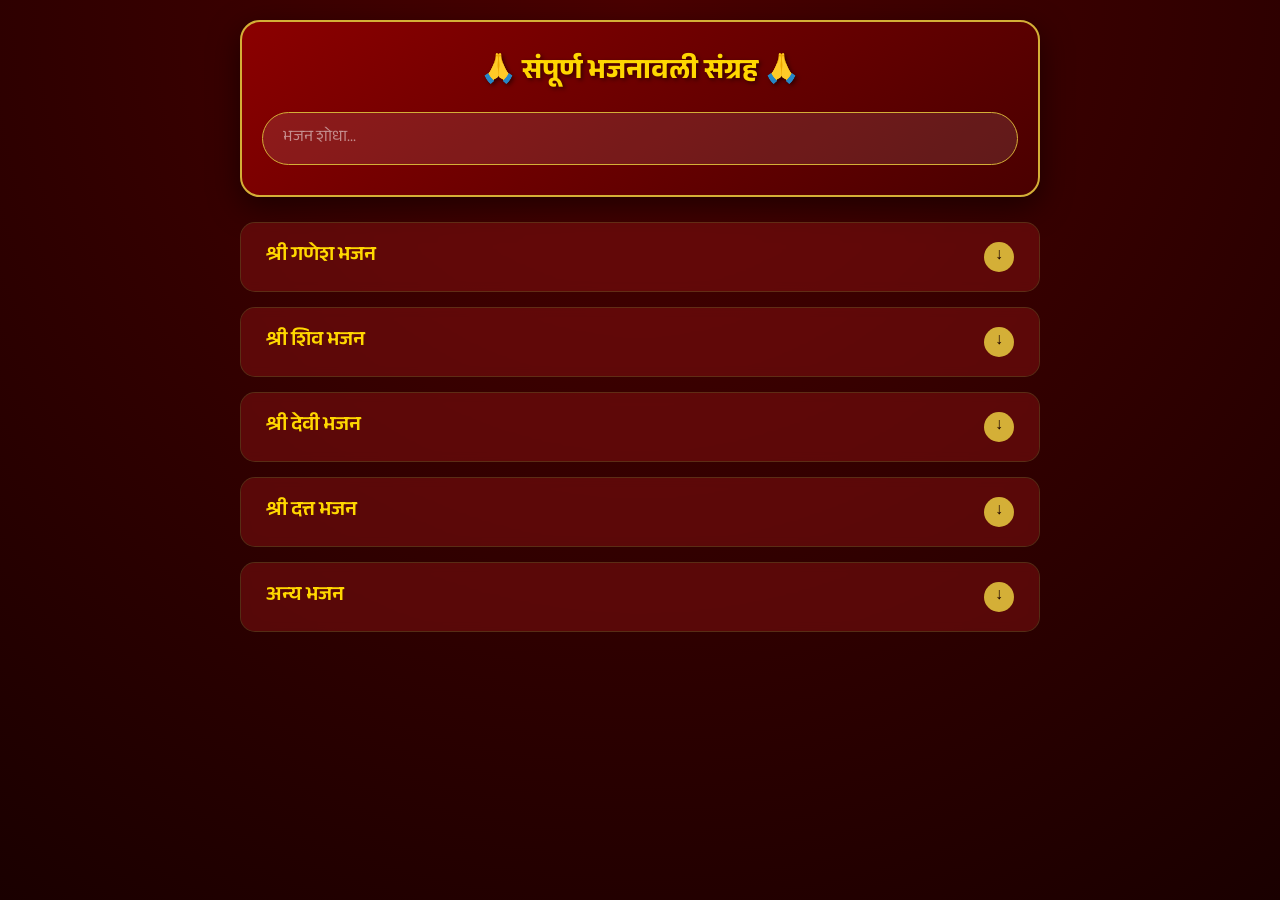
<file: bhajan/index.html>
<!DOCTYPE html>
<html lang="mr">
<head>
  <meta charset="UTF-8">
  <meta name="viewport" content="width=device-width, initial-scale=1.0">
  <title>संपूर्ण भजनावली संग्रह</title>
  <link href="https://fonts.googleapis.com/css2?family=Anek+Devanagari:wght@400;600;800&display=swap" rel="stylesheet">
  <style>
    :root {
      --bg-dark: #1a0000;
      --crimson: #8B0000;
      --gold: #D4AF37;
      --gold-light: #FFD700;
      --ivory: #FFFFF0;
      --glass: rgba(255, 255, 255, 0.05);
      --card-bg: #ffffff;
    }

    * { margin: 0; padding: 0; box-sizing: border-box; }

    body {
      font-family: "Anek Devanagari", sans-serif;
      background-color: var(--bg-dark);
      background-image: radial-gradient(circle at top, #4a0000 0%, #1a0000 100%);
      background-attachment: fixed;
      color: var(--ivory);
      padding: 20px 15px;
      line-height: 1.6;
    }

    .container { max-width: 800px; margin: 0 auto; }

    /* Premium Header Box */
    .header-box {
      text-align: center;
      padding: 30px 20px;
      background: linear-gradient(145deg, #8B0000, #4a0000);
      border-radius: 20px;
      margin-bottom: 25px;
      border: 2px solid var(--gold);
      box-shadow: 0 10px 30px rgba(0,0,0,0.5);
    }

    .header-box h1 {
      font-size: 28px;
      color: var(--gold-light);
      text-shadow: 2px 2px 4px rgba(0,0,0,0.5);
      margin-bottom: 15px;
    }

    /* Search Bar */
    #searchBar {
      width: 100%;
      padding: 12px 20px;
      border-radius: 50px;
      border: 1px solid var(--gold);
      background: rgba(255,255,255,0.1);
      color: white;
      font-size: 16px;
      outline: none;
      font-family: inherit;
    }
    #searchBar::placeholder { color: rgba(255,255,255,0.5); }

    /* Category Accordion */
    .category {
      background: var(--glass);
      border: 1px solid rgba(212, 175, 55, 0.2);
      border-radius: 15px;
      margin-bottom: 15px;
      overflow: hidden;
      backdrop-filter: blur(5px);
    }

    .category-header {
      padding: 18px 25px;
      display: flex;
      justify-content: space-between;
      align-items: center;
      cursor: pointer;
      user-select: none;
      transition: background 0.3s;
      background: rgba(139, 0, 0, 0.4);
    }

    .category-header:hover { background: rgba(139, 0, 0, 0.6); }

    .category-header h2 {
      font-size: 20px;
      font-weight: 600;
      color: var(--gold-light);
    }

    .icon-circle {
      width: 30px;
      height: 30px;
      background: var(--gold);
      border-radius: 50%;
      display: flex;
      align-items: center;
      justify-content: center;
      color: var(--bg-dark);
      font-weight: bold;
      transition: transform 0.3s;
    }

    .open .icon-circle { transform: rotate(180deg); }

    .category-content {
      max-height: 0;
      overflow: hidden;
      transition: all 0.4s cubic-bezier(0.4, 0, 0.2, 1);
      opacity: 0;
    }

    .category.open .category-content {
      max-height: 3000px;
      padding: 15px;
      opacity: 1;
    }

    /* Bhajan Card Styling */
    .item-list { display: flex; flex-direction: column; gap: 10px; }

    .item-card {
      background: var(--card-bg);
      border-radius: 10px;
      transition: all 0.3s ease;
      position: relative;
    }

    .item-card a {
      display: block;
      padding: 15px 45px 15px 20px;
      text-decoration: none;
      color: #333;
      font-weight: 600;
      font-size: 17px;
    }

    .item-card:hover {
      transform: scale(1.02);
      box-shadow: 0 5px 15px rgba(212, 175, 55, 0.4);
      background: var(--ivory);
    }

    .item-card::after {
      content: '→';
      position: absolute;
      right: 20px;
      top: 50%;
      transform: translateY(-50%);
      color: var(--crimson);
      font-weight: bold;
    }

    #noResults {
      text-align: center;
      padding: 20px;
      display: none;
      color: var(--gold);
    }

    @media (max-width: 600px) {
      .header-box h1 { font-size: 22px; }
      .category-header h2 { font-size: 18px; }
    }
  </style>
</head>
<body>

<div class="container">
  
  <div class="header-box">
    <h1>🙏 संपूर्ण भजनावली संग्रह 🙏</h1>
    <input type="text" id="searchBar" placeholder="भजन शोधा..." onkeyup="searchFunction()">
  </div>

  <div id="noResults">कोणतेही निकाल सापडले नाहीत.</div>

  <div class="category">
    <div class="category-header" onclick="toggleCategory(this)">
      <h2>श्री गणेश भजन</h2>
      <div class="icon-circle">↓</div>
    </div>
    <div class="category-content">
      <div class="item-list">
        <div class="item-card"><a href="https://www.omkarmyog.in/2021/03/blog-post_66.html" target="_blank">श्री गजानना जय गजानना</a></div> 
        <div class="item-card"><a href="https://www.omkarmyog.in/2025/09/blog-post_79.html?m=1" target="_blank">जय जय गौरी शिवकुमरा</a></div>
        <div class="item-card"><a href="https://www.omkarmyog.in/2025/09/blog-post_21.html?m=1" target="_blank">मेरे लाडले गणेश प्यारे</a></div>
      </div>
    </div>
  </div>

  <div class="category">
    <div class="category-header" onclick="toggleCategory(this)">
      <h2>श्री शिव भजन</h2>
      <div class="icon-circle">↓</div>
    </div>
    <div class="category-content">
      <div class="item-list">
        <div class="item-card"><a href="https://www.omkarmyog.in/2023/01/blog-post_31.html" target="_blank">हे भोळ्या शंकरा | आवड तुला बेलाची</a></div>
        <div class="item-card"><a href="https://www.omkarmyog.in/2021/03/blog-post_705.html?m=1" target="_blank">जरा डमरु बजाओ शिवशंकर</a></div>
      </div>
    </div>
  </div>

  <div class="category">
    <div class="category-header" onclick="toggleCategory(this)">
      <h2>श्री देवी भजन</h2>
      <div class="icon-circle">↓</div>
    </div>
    <div class="category-content">
      <div class="item-list">
        <div class="item-card"><a href="https://www.omkarmyog.in/2024/02/nitya-aso-de-charanasi.html" target="_blank">नित्य असो दे चरणासी</a></div>
        <div class="item-card"><a href="https://www.omkarmyog.in/2025/09/blog-post.html?m=1" target="_blank">पाहुनी आली घरा जगदंबा माझी</a></div>
        <div class="item-card"><a href="https://www.omkarmyog.in/2023/02/renukashtakm.html" target="_blank">जय परात्परे | रेणुकाष्टक</a></div>
        <div class="item-card"><a href="https://www.omkarmyog.in/2021/03/blog-post_4.html" target="_blank">छंद तुझा लागला गं अंबाबाई</a></div>
        <div class="item-card"><a href="https://www.omkarmyog.in/2021/03/blog-post_295.html" target="_blank">माय माझ्या रेणुकेची दृष्ट काढू या</a></div>
        <div class="item-card"><a href="https://www.omkarmyog.in/2021/03/blog-post_967.html" target="_blank">उठ अंबे तू | रेणुका देवी अष्टक</a></div>
        <div class="item-card"><a href="https://www.omkarmyog.in/2021/03/blog-post_22.html" target="_blank">आली भवानी भक्तासाठी</a></div>
        <div class="item-card"><a href="https://www.omkarmyog.in/2021/03/blog-post_579.html" target="_blank">कोट्यवधी अपराध पतित मी | क्षमा प्रार्थना</a></div>
        <div class="item-card"><a href="https://www.omkarmyog.in/2021/03/blog-post_98.html" target="_blank">दे बाई दे जोगवा दे आई अंबेचा जोगवा</a></div>
        <div class="item-card"><a href="https://www.omkarmyog.in/2021/03/blog-post_708.html" target="_blank">अंबे एक करी उदास न करी</a></div>
        <div class="item-card"><a href="https://www.omkarmyog.in/2021/03/blog-post_70.html" target="_blank">वाईट पुत्र जरी गे | वाईट माय नसते</a></div>
        <div class="item-card"><a href="https://www.omkarmyog.in/2021/03/blog-post_74.html" target="_blank">देवी सुरेश्वरी भगवती गंगे</a></div>
        <div class="item-card"><a href="https://www.omkarmyog.in/2021/03/blog-post_767.html" target="_blank">अनादी निर्गुणी प्रगटली भवानी (जोगवा)</a></div>
        <div class="item-card"><a href="https://www.omkarmyog.in/2021/03/blog-post_34.html" target="_blank">दे मज आशीर्वाद अम्बे दे</a></div>
        <div class="item-card"><a href="https://www.omkarmyog.in/2021/03/blog-post_87.html" target="_blank">आम्ही चुकलो जरी तरी काही तू चुकू नको अंबाबाई</a></div>
        <div class="item-card"><a href="https://www.omkarmyog.in/2021/03/blog-post_86.html" target="_blank">माते तुझे ध्यान आम्हास राहो</a></div>
        <div class="item-card"><a href="https://www.omkarmyog.in/2025/09/blog-post_42.html?m=1" target="_blank">तुझ्या ग दर्शनाला राजा</a></div>
        <div class="item-card"><a href="https://www.omkarmyog.in/2025/09/blog-post_27.html?m=1" target="_blank">मिठा पिठाचा जोगवा</a></div>
      </div>
    </div>
  </div>

  <div class="category">
    <div class="category-header" onclick="toggleCategory(this)">
      <h2>श्री दत्त भजन</h2>
      <div class="icon-circle">↓</div>
    </div>
    <div class="category-content">
      <div class="item-list">
        <div class="item-card"><a href="https://www.omkarmyog.in/2021/02/blog-post_90.html" target="_blank">पुष्पांजली | दत्त भजन</a></div>
        <div class="item-card"><a href="https://www.omkarmyog.in/2021/02/blog-post_13.html" target="_blank">तुम्हांवीण दत्ता मला कोण तारी</a></div>
        <div class="item-card"><a href="https://www.omkarmyog.in/2021/02/blog-post_54.html?m=1" target="_blank">नमस्कार माझा श्रीदत्तात्रयासी</a></div>
        <div class="item-card"><a href="https://www.omkarmyog.in/2021/02/blog-post_40.html" target="_blank">गुरु हा संतकुळींचा राजा</a></div>
        <div class="item-card"><a href="https://www.omkarmyog.in/2021/02/blog-post_89.html" target="_blank">विसरूं कसा मी गुरुपादुकाला</a></div>
        <div class="item-card"><a href="https://www.omkarmyog.in/2021/02/blog-post_92.html" target="_blank">दत्ता कृपासाउलि दे नमूं तुला</a></div>
      </div>
    </div>
  </div>

  <div class="category">
    <div class="category-header" onclick="toggleCategory(this)">
      <h2>अन्य भजन</h2>
      <div class="icon-circle">↓</div>
    </div>
    <div class="category-content">
      <div class="item-list">
        <div class="item-card"><a href="https://www.omkarmyog.in/2025/09/blog-post_50.html?m=1" target="_blank">दुनिया में देव हजारो है</a></div>
      </div>
    </div>
  </div>

</div>

<script>
  function toggleCategory(header) {
    const parent = header.parentElement;
    const isOpen = parent.classList.contains('open');
    document.querySelectorAll('.category').forEach(cat => cat.classList.remove('open'));
    if (!isOpen) { parent.classList.add('open'); }
  }

  function searchFunction() {
    let input = document.getElementById('searchBar').value.toLowerCase();
    let cards = document.getElementsByClassName('item-card');
    let categories = document.getElementsByClassName('category');
    let foundTotal = 0;

    for (let i = 0; i < cards.length; i++) {
      let text = cards[i].innerText.toLowerCase();
      if (text.includes(input)) {
        cards[i].style.display = "block";
        foundTotal++;
      } else {
        cards[i].style.display = "none";
      }
    }

    for (let i = 0; i < categories.length; i++) {
      let visibleCards = categories[i].querySelectorAll('.item-card[style="display: block;"]');
      if (input.length > 0) {
        if (visibleCards.length > 0) {
          categories[i].style.display = "block";
          categories[i].classList.add('open');
        } else {
          categories[i].style.display = "none";
        }
      } else {
        categories[i].style.display = "block";
        categories[i].classList.remove('open');
      }
    }
    document.getElementById('noResults').style.display = (foundTotal === 0 && input !== "") ? "block" : "none";
  }
  
  // पेजवरील सर्व लिंक्सना आपोआप 'app=true' जोडणारा युनिव्हर्सल कोड
  document.addEventListener("DOMContentLoaded", function() {
    var allLinks = document.querySelectorAll('a'); // पेजवरील सर्व लिंक्स पकडा
    
    allLinks.forEach(function(link) {
      var currentUrl = link.href;
      
      // १. लिंक जर आपल्या वेबसाईटची (omkarmyog.in) असेल तरच पुढचे काम करा
      if (currentUrl.includes("omkarmyog.in")) {
          
        // २. लिंकमध्ये आधीपासूनच 'app=true' नसेल तरच ते जोडा (डबल होऊ नये म्हणून)
        if (!currentUrl.includes("app=true")) {
            
          if (currentUrl.includes("?")) {
            link.href = currentUrl + "&app=true"; // जर आधीच ? असेल (उदा. ?m=1)
          } else {
            link.href = currentUrl + "?app=true"; // जर ? नसेल
          }
        }
      }
    });
  });
</script>

</body>
</html>
</file>
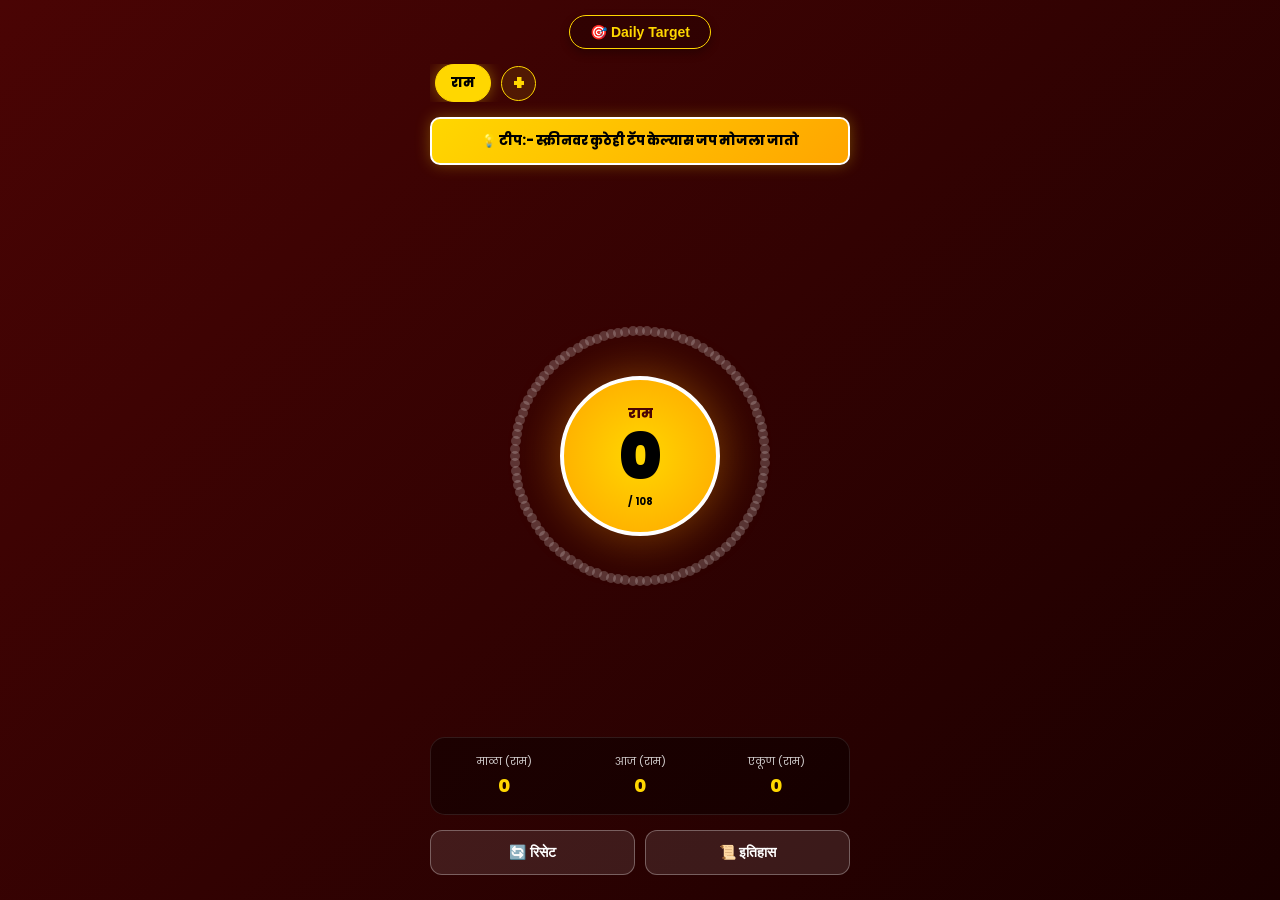
<file: caunter/index.html>
<!DOCTYPE html>
<html lang="mr">
<head>
<meta charset="UTF-8">
<meta name="viewport" content="width=device-width, initial-scale=1.0, maximum-scale=1.0, user-scalable=no">
<title>Premium Rudraksha Mala</title>
<link href="https://fonts.googleapis.com/css2?family=Poppins:wght@400;600;800&display=swap" rel="stylesheet">
<style>
:root {
    --bg-maroon: #2d0202;
    --gold-yellow: #FFD700;
    --card-bg: rgba(255, 255, 255, 0.05);
}

* { box-sizing: border-box; }

body, html {
    margin: 0; padding: 0;
    width: 100%; height: 100%;
    font-family: 'Poppins', sans-serif;
    background: linear-gradient(135deg, #4A0404 0%, #1a0000 100%);
    color: #ffffff;
    overflow: hidden;
    user-select: none;
}

.app-container {
    max-width: 450px;
    margin: 0 auto;
    height: 100vh;
    display: flex;
    flex-direction: column;
    padding: 15px;
    position: relative;
}

/* --- Header --- */
.header-capsules {
    display: flex;
    justify-content: center;
    align-items: center;
    margin-bottom: 10px;
}
.capsule-btn {
    display: inline-flex;
    align-items: center;
    gap: 5px;
    background: rgba(45, 2, 2, 0.8);
    border: 1px solid var(--gold-yellow);
    padding: 8px 20px;
    border-radius: 25px;
    font-size: 14px;
    font-weight: 700;
    cursor: pointer;
    color: var(--gold-yellow);
    box-shadow: 0 4px 10px rgba(0,0,0,0.3);
}
.capsule-btn:active { transform: scale(0.95); }

/* --- Saved Japs Slider (No Counts) --- */
.saved-japs-section {
    padding: 5px 0;
    margin-bottom: 10px;
}
.jap-chip-container {
    display: flex;
    flex-wrap: nowrap;
    overflow-x: auto;
    gap: 10px;
    padding: 0 5px;
    align-items: center;
    -webkit-overflow-scrolling: touch;
    scrollbar-width: none; 
}
.jap-chip-container::-webkit-scrollbar { display: none; }

.jap-chip {
    flex: 0 0 auto;
    background: rgba(0, 0, 0, 0.3);
    border: 1px solid rgba(255, 215, 0, 0.3);
    padding: 8px 15px;
    border-radius: 20px;
    font-size: 13px;
    font-weight: 600;
    cursor: pointer;
    display: flex;
    align-items: center;
    gap: 8px;
    color: #ddd;
    transition: all 0.2s;
}
.jap-chip.active {
    background: var(--gold-yellow);
    color: #000;
    font-weight: 800;
    border-color: var(--gold-yellow);
    box-shadow: 0 0 15px rgba(255, 215, 0, 0.4);
}
.delete-chip {
    background: rgba(255, 0, 0, 0.2);
    border: none;
    color: inherit;
    font-size: 14px;
    width: 20px; height: 20px;
    border-radius: 50%;
    display: flex; align-items: center; justify-content: center;
    margin-left: 2px;
}
.add-jap-btn {
    flex: 0 0 auto;
    width: 35px; height: 35px;
    border-radius: 50%;
    background: rgba(255, 215, 0, 0.1);
    border: 1px solid var(--gold-yellow);
    color: var(--gold-yellow);
    font-size: 20px; font-weight: 900;
    display: flex; align-items: center; justify-content: center;
}

/* Add Input */
.add-jap-box { display: flex; gap: 6px; margin-bottom: 10px; }
.add-jap-box input {
    flex: 1; padding: 10px; border-radius: 10px; border: none; font-weight: 600; outline: none; font-size: 14px;
}
.add-jap-box.hidden { display: none; }
.save-btn {
    background: var(--gold-yellow); color: #000; border: none; padding: 0 15px; border-radius: 8px; font-weight: 800;
}

/* --- Highlighted Tip Box --- */
.tip-box {
    background: linear-gradient(135deg, #FFD700, #FFA500);
    color: #000;
    padding: 12px;
    border-radius: 10px;
    margin-bottom: 10px;
    text-align: center;
    font-size: 13px;
    font-weight: 800;
    box-shadow: 0 0 15px rgba(255, 215, 0, 0.3);
    animation: gentlePulse 2s infinite;
    border: 2px solid #fff;
}
@keyframes gentlePulse {
    0% { transform: scale(1); box-shadow: 0 0 10px rgba(255, 215, 0, 0.3); }
    50% { transform: scale(1.02); box-shadow: 0 0 20px rgba(255, 215, 0, 0.6); }
    100% { transform: scale(1); box-shadow: 0 0 10px rgba(255, 215, 0, 0.3); }
}

/* --- Mala Display --- */
.display-area {
    position: relative; 
    flex: 1; 
    display: flex; 
    justify-content: center; 
    align-items: center;
    min-height: 280px;
}
.mala-circle {
    position: relative; 
    width: 280px; height: 280px; 
    display: flex; justify-content: center; align-items: center;
}
#mala-beads { 
    position: absolute; width: 100%; height: 100%; transform: rotate(-90deg); 
}
.bead { 
    position: absolute; 
    width: 10px; height: 10px; 
    background: rgba(255,255,255,0.2); 
    border-radius: 50%; 
    transition: all 0.2s ease;
}
.bead.active { 
    background: var(--gold-yellow); 
    box-shadow: 0 0 10px var(--gold-yellow); 
    transform: scale(1.4);
}

.counter-box {
    width: 160px; height: 160px; 
    background: radial-gradient(circle, #FFD700, #FFA500);
    border-radius: 50%;
    display: flex; flex-direction: column; 
    justify-content: center; align-items: center;
    box-shadow: 0 0 50px rgba(255, 165, 0, 0.4); 
    z-index: 5; 
    border: 4px solid #fff;
}
#currentCount { font-size: 65px; font-weight: 900; color: #000; line-height: 1; }
#currentCount.animate { animation: countPop 0.2s ease; }
@keyframes countPop { 50% { transform: scale(1.15); } }

#currentNaamDisplay { 
    font-size: 14px; color: #4A0404; font-weight: 800;
    max-width: 130px; white-space: nowrap; overflow: hidden; text-overflow: ellipsis; text-align: center;
}

/* --- Stats Box --- */
.mala-stats {
    display: flex; 
    justify-content: space-between; 
    background: rgba(0,0,0,0.4); 
    padding: 15px 5px; 
    border-radius: 15px; 
    margin-bottom: 15px;
    border: 1px solid rgba(255,255,255,0.1);
}
.stat-item { 
    text-align: center; flex: 1; overflow: hidden; padding: 0 2px;
}
.stat-item span:first-child {
    display: block; font-size: 11px; opacity: 0.8; margin-bottom: 2px;
    white-space: nowrap; overflow: hidden; text-overflow: ellipsis; max-width: 100%;
}
.stat-v { 
    display: block; font-size: 18px; font-weight: 800; color: var(--gold-yellow);
}

/* --- Bottom Controls --- */
.bottom-controls {
    margin-top: auto; 
    display: flex; gap: 10px; padding-bottom: 10px;
}
.bottom-btn {
    flex: 1; height: 45px;
    background: rgba(255, 255, 255, 0.1);
    border: 1px solid rgba(255, 255, 255, 0.3);
    color: #fff; border-radius: 12px;
    font-weight: 600; font-size: 14px; cursor: pointer;
}
.bottom-btn:active { background: rgba(255, 255, 255, 0.2); }

/* --- Modals --- */
.modal {
    display: none; position: fixed; top: 0; left: 0; right: 0; bottom: 0;
    background: rgba(0, 0, 0, 0.9); z-index: 1000;
    align-items: center; justify-content: center;
    backdrop-filter: blur(8px);
}
.modal.show { display: flex; }

/* Target Modal Styling (Matching Image) */
.target-modal-content {
    background: #2a0303; /* Dark Maroon */
    padding: 20px; border-radius: 20px; width: 90%; max-width: 380px;
    border: 2px solid var(--gold-yellow);
    box-shadow: 0 0 30px rgba(0,0,0,0.8);
}
.modal-header { display: flex; justify-content: space-between; align-items: center; margin-bottom: 20px; }
.modal-title { font-size: 18px; font-weight: 800; color: #fff; display: flex; align-items: center; gap: 8px; }
.close-btn { background: none; border: none; color: #fff; font-size: 24px; cursor: pointer; }

/* Inputs */
.t-label { display: block; font-size: 13px; color: var(--gold-yellow); margin-bottom: 8px; font-weight: 600; }
.t-input {
    width: 100%; padding: 12px; border-radius: 8px; 
    border: 1px solid #5a1a1a;
    background: #3E0505; color: #fff; 
    margin-bottom: 15px; font-size: 14px;
    outline: none;
}
.t-input:focus { border-color: var(--gold-yellow); }

/* Time Grid */
.time-grid {
    display: grid;
    grid-template-columns: repeat(4, 1fr);
    gap: 8px;
    margin-bottom: 20px;
}
.time-chip-box {
    padding: 8px 0;
    text-align: center;
    border: 1px solid var(--gold-yellow);
    border-radius: 20px;
    font-size: 12px;
    font-weight: 600;
    color: var(--gold-yellow);
    cursor: pointer;
    background: transparent;
    transition: all 0.2s;
}
.time-chip-box.selected {
    background: var(--gold-yellow);
    color: #000;
    font-weight: 800;
    box-shadow: 0 0 10px rgba(255, 215, 0, 0.3);
}

/* Progress Box */
.progress-box {
    background: #1a0000;
    padding: 15px;
    border-radius: 10px;
    margin-bottom: 20px;
    text-align: center;
}
.progress-bar-bg {
    height: 8px; background: #333; border-radius: 10px; margin: 10px 0; overflow: hidden;
}
.progress-fill {
    height: 100%; background: linear-gradient(90deg, #FFD700, #FFA500); width: 0%; transition: width 0.5s;
}

/* Save Button */
.full-save-btn {
    width: 100%;
    padding: 14px;
    background: var(--gold-yellow);
    color: #000;
    border: none;
    border-radius: 12px;
    font-size: 16px;
    font-weight: 900;
    cursor: pointer;
    box-shadow: 0 4px 15px rgba(255, 215, 0, 0.2);
}
.full-save-btn:active { transform: scale(0.98); }

/* History Content */
.history-modal-content {
    background: #2d0202; padding: 20px; border-radius: 15px; width: 90%; max-width: 350px; border: 1px solid #555;
}
.history-item { background: rgba(255,255,255,0.05); padding: 10px; border-radius: 8px; margin-bottom: 8px; font-size: 12px; }
.history-date { color: var(--gold-yellow); font-weight: bold; margin-bottom: 5px; }

</style>
</head>
<body onclick="increment(event)">

<div class="app-container">
    
    <div class="header-capsules" onclick="event.stopPropagation()">
        <button class="capsule-btn" onclick="showTargetSettings()">
            🎯 Daily Target
        </button>
    </div>

    <div class="saved-japs-section" onclick="event.stopPropagation()">
        <div class="jap-chip-container" id="japChipsContainer">
            </div>
    </div>

    <div class="add-jap-box hidden" id="addJapBox" onclick="event.stopPropagation()">
        <input type="text" id="newJapInput" placeholder="जप नाव..." maxlength="20">
        <button class="save-btn" onclick="addNewJap()">जोडा</button>
        <button class="save-btn" style="background: #ff6b6b;" onclick="cancelAddJap()">×</button>
    </div>

    <div class="tip-box">
        💡 टीप:- स्क्रीनवर कुठेही टॅप केल्यास जप मोजला जातो
    </div>

    <div class="display-area">
        <div class="mala-circle">
            <div id="mala-beads"></div>
            <div class="counter-box">
                <div id="currentNaamDisplay">राम</div>
                <div id="currentCount">0</div>
                <div style="font-size: 10px; color: #000; font-weight: bold; margin-top: 5px;">/ 108</div>
            </div>
        </div>
    </div>

    <div class="mala-stats">
        <div class="stat-item">
            <span id="statLabel1">माळा</span>
            <span class="stat-v" id="currentMalaCount">0</span>
        </div>
        <div class="stat-item">
            <span id="statLabel2">आज</span>
            <span class="stat-v" id="currentTodayTotal">0</span>
        </div>
        <div class="stat-item">
            <span id="statLabel3">एकूण</span>
            <span class="stat-v" id="currentLifeTotal">0</span>
        </div>
    </div>

    <div class="bottom-controls" onclick="event.stopPropagation()">
        <button class="bottom-btn" onclick="resetToday(event)">🔄 रिसेट</button>
        <button class="bottom-btn" onclick="showHistory(event)">📜 इतिहास</button>
    </div>

</div>

<div class="modal" id="targetModal" onclick="closeTargetModal()">
    <div class="target-modal-content" onclick="event.stopPropagation()">
        <div class="modal-header">
            <div class="modal-title">🎯 Daily Target सेट करा</div>
            <button class="close-btn" onclick="closeTargetModal()">×</button>
        </div>
        
        <label class="t-label">किती माळा पूर्ण करायच्या आहेत?</label>
        <input type="number" class="t-input" id="targetMalaInput" placeholder="उदा. 11" min="1">
        
        <label class="t-label">कोणत्या जपाचे टार्गेट आहे?</label>
        <input type="text" class="t-input" id="targetJapInput" placeholder="उदा. राम, कृष्ण, शिव">
        
        <label class="t-label">⏰ कधी कधी आठवण करू? (वेळ निवडा)</label>
        <div class="time-grid" id="timeGrid">
            </div>

        <div class="progress-box">
            <label style="font-size: 12px; color: #ddd;">📊 आजची Progress</label>
            <div class="progress-bar-bg">
                <div class="progress-fill" id="modalProgressBar"></div>
            </div>
            <div id="modalTargetStatus" style="font-size: 13px; color: var(--gold-yellow); font-weight: bold;">Target सेट करा</div>
        </div>
        
        <button class="full-save-btn" onclick="saveTargetSettings()">✅ सेव्ह करा</button>
    </div>
</div>

<div class="modal" id="historyModal" onclick="closeHistory()">
    <div class="history-modal-content" onclick="event.stopPropagation()">
        <div class="modal-header">
            <h3 style="margin: 0; color:var(--gold-yellow)">📜 इतिहास</h3>
            <button class="close-btn" onclick="closeHistory()">×</button>
        </div>
        <div id="historyContent" style="max-height: 300px; overflow-y: auto;"></div>
    </div>
</div>

<script>
// Core Data
let allJaps = {};
let currentNaam = "राम";
let targetMalas = 0;
let todayDate = new Date().toDateString();
let history = [];
let selectedNotificationTimes = [7, 12, 17, 21];
let targetJapName = "";

function loadData() {
    const stored = JSON.parse(localStorage.getItem("malaAppData") || "{}");
    allJaps = stored.allJaps || { "राम": { count: 0, todayTotal: 0, lifeTotal: 0 } };
    currentNaam = stored.currentNaam || "राम";
    targetMalas = stored.targetMalas || 0;
    targetJapName = stored.targetJapName || "";
    selectedNotificationTimes = stored.selectedNotificationTimes || [7, 12, 17, 21];
    history = stored.history || [];
    
    if (stored.todayDate !== todayDate) {
        saveDailyHistory();
        resetDailyData();
    }
}

function saveDailyHistory() {
    const yesterdayData = {
        date: localStorage.getItem("malaAppData") ? JSON.parse(localStorage.getItem("malaAppData")).todayDate : todayDate,
        japs: {}
    };
    let hadData = false;
    for (let naam in allJaps) {
        if (allJaps[naam].todayTotal > 0) {
            yesterdayData.japs[naam] = { count: allJaps[naam].todayTotal, malas: Math.floor(allJaps[naam].todayTotal / 108) };
            hadData = true;
        }
    }
    if (hadData) {
        history.unshift(yesterdayData);
        if (history.length > 30) history = history.slice(0, 30);
    }
}

function resetDailyData() {
    for (let naam in allJaps) {
        allJaps[naam].todayTotal = 0;
    }
}

function saveData() {
    const data = { allJaps, currentNaam, targetMalas, targetJapName, selectedNotificationTimes, todayDate, history };
    localStorage.setItem("malaAppData", JSON.stringify(data));
}

function init() {
    loadData();
    createMala();
    renderJapChips();
    updateUI();
    requestNotificationPermission();
    setupNotifications();
}

function createMala() {
    const container = document.getElementById("mala-beads");
    container.innerHTML = "";
    for (let i = 0; i < 108; i++) {
        const bead = document.createElement("div");
        bead.className = "bead";
        const angle = (i / 108) * 2 * Math.PI;
        const x = 140 + 125 * Math.cos(angle) - 5;
        const y = 140 + 125 * Math.sin(angle) - 5;
        bead.style.left = x + "px";
        bead.style.top = y + "px";
        container.appendChild(bead);
    }
}

function renderJapChips() {
    const container = document.getElementById("japChipsContainer");
    container.innerHTML = "";
    
    for (let naam in allJaps) {
        const chip = document.createElement("div");
        // Only show Name, no count
        chip.className = "jap-chip" + (naam === currentNaam ? " active" : "");
        chip.onclick = () => switchToJap(naam);
        
        chip.innerHTML = `<span>${naam}</span>`;

        if (Object.keys(allJaps).length > 1) {
            const delBtn = document.createElement("button");
            delBtn.className = "delete-chip";
            delBtn.innerHTML = "×";
            delBtn.onclick = (e) => {
                e.stopPropagation();
                if(confirm("डिलीट करायचे?")) deleteJap(naam);
            };
            chip.appendChild(delBtn);
        }
        container.appendChild(chip);
    }
    
    // Add Button
    const addBtn = document.createElement("div");
    addBtn.className = "add-jap-btn";
    addBtn.innerHTML = "+";
    addBtn.onclick = showAddJapInput;
    container.appendChild(addBtn);
}

function showAddJapInput() {
    document.getElementById("addJapBox").classList.remove("hidden");
    document.getElementById("newJapInput").focus();
}

function cancelAddJap() {
    document.getElementById("addJapBox").classList.add("hidden");
    document.getElementById("newJapInput").value = "";
}

function addNewJap() {
    const input = document.getElementById("newJapInput");
    const naam = input.value.trim();
    if (!naam) return;
    
    if (allJaps[naam]) {
        switchToJap(naam);
    } else {
        allJaps[naam] = { count: 0, todayTotal: 0, lifeTotal: 0 };
        currentNaam = naam;
        saveData();
    }
    cancelAddJap();
    renderJapChips();
    updateUI();
}

function switchToJap(naam) {
    currentNaam = naam;
    saveData();
    renderJapChips();
    updateUI();
}

function deleteJap(naam) {
    delete allJaps[naam];
    if (currentNaam === naam) currentNaam = Object.keys(allJaps)[0];
    saveData();
    renderJapChips();
    updateUI();
}

function increment(e) {
    if (e) {
        // Prevent clicks on controls from counting
        if (e.target.closest('.header-capsules') || 
            e.target.closest('.saved-japs-section') ||
            e.target.closest('.add-jap-box') ||
            e.target.closest('.bottom-controls') ||
            e.target.closest('.modal')) return;
    }

    let currentVal = allJaps[currentNaam].count + 1;
    allJaps[currentNaam].todayTotal = (allJaps[currentNaam].todayTotal || 0) + 1;
    allJaps[currentNaam].lifeTotal = (allJaps[currentNaam].lifeTotal || 0) + 1;

    if (currentVal >= 108) {
        if (navigator.vibrate) navigator.vibrate([100, 50, 100]);
        currentVal = 0;
        showMalaComplete();
    } else {
        if (navigator.vibrate) navigator.vibrate(20);
    }

    allJaps[currentNaam].count = currentVal;
    
    // Animation
    const countEl = document.getElementById("currentCount");
    countEl.classList.remove("animate");
    void countEl.offsetWidth; 
    countEl.classList.add("animate");
    
    const beads = document.querySelectorAll(".bead");
    if(beads[currentVal-1]) {
        beads[currentVal-1].classList.add("active");
    }

    saveData();
    updateUI();
}

function showMalaComplete() {
    const msg = document.createElement("div");
    msg.innerText = "🚩 माळा पूर्ण! 🚩";
    msg.style.cssText = "position:fixed; top:50%; left:50%; transform:translate(-50%,-50%); background:#FFD700; color:#000; padding:15px 30px; border-radius:20px; font-weight:900; z-index:2000; font-size:20px; box-shadow:0 10px 30px rgba(0,0,0,0.5);";
    document.body.appendChild(msg);
    setTimeout(() => msg.remove(), 2000);
}

function updateUI() {
    const data = allJaps[currentNaam];
    document.getElementById("currentCount").innerText = data.count;
    document.getElementById("currentNaamDisplay").innerText = currentNaam;
    
    document.getElementById("statLabel1").innerText = `माळा (${currentNaam})`;
    document.getElementById("statLabel2").innerText = `आज (${currentNaam})`;
    document.getElementById("statLabel3").innerText = `एकूण (${currentNaam})`;

    document.getElementById("currentMalaCount").innerText = Math.floor(data.lifeTotal / 108);
    document.getElementById("currentTodayTotal").innerText = data.todayTotal;
    document.getElementById("currentLifeTotal").innerText = data.lifeTotal;

    const beads = document.querySelectorAll(".bead");
    beads.forEach((b, i) => {
        b.className = i < data.count ? "bead active" : "bead";
    });
}

function resetToday(e) {
    if(e) e.stopPropagation();
    if(confirm("आजचा जप रिसेट करायचा का?")) {
        allJaps[currentNaam].todayTotal = 0;
        allJaps[currentNaam].count = 0;
        saveData();
        updateUI();
    }
}

// History
function showHistory(e) {
    if(e) e.stopPropagation();
    const list = document.getElementById("historyContent");
    if(!history.length) list.innerHTML = "<div style='text-align:center; opacity:0.6; margin-top:20px;'>इतिहास नाही</div>";
    else {
        list.innerHTML = history.map(h => {
            let details = "";
            for(let n in h.japs) details += `<div>${n}: ${h.japs[n].count}</div>`;
            return `<div class="history-item"><div class="history-date">${h.date}</div>${details}</div>`;
        }).join("");
    }
    document.getElementById("historyModal").classList.add("show");
}
function closeHistory() { document.getElementById("historyModal").classList.remove("show"); }

// Target Modal Logic
function showTargetSettings() {
    document.getElementById("targetMalaInput").value = targetMalas || "";
    document.getElementById("targetJapInput").value = targetJapName || "";
    renderTimeGrid();
    
    let totalToday = 0;
    for(let n in allJaps) totalToday += Math.floor(allJaps[n].todayTotal / 108);
    
    const bar = document.getElementById("modalProgressBar");
    const stat = document.getElementById("modalTargetStatus");
    
    if(targetMalas > 0) {
        const pct = Math.min((totalToday/targetMalas)*100, 100);
        bar.style.width = pct + "%";
        stat.innerText = `${totalToday} / ${targetMalas} माळा पूर्ण`;
    } else {
        bar.style.width = "0%";
        stat.innerText = "Target सेट करा";
    }

    document.getElementById("targetModal").classList.add("show");
}
function closeTargetModal() { document.getElementById("targetModal").classList.remove("show"); }

function renderTimeGrid() {
    const grid = document.getElementById("timeGrid");
    const times = [6,7,8,9,10,11,12,13,14,15,16,17,18,19,20,21,22];
    grid.innerHTML = times.map(t => {
        const label = t + ":00";
        const isSel = selectedNotificationTimes.includes(t);
        return `<div class="time-chip-box ${isSel ? 'selected' : ''}" onclick="toggleTime(${t})">${label}</div>`;
    }).join("");
}

function toggleTime(t) {
    const i = selectedNotificationTimes.indexOf(t);
    if(i>-1) selectedNotificationTimes.splice(i,1);
    else selectedNotificationTimes.push(t);
    renderTimeGrid();
}

function saveTargetSettings() {
    targetMalas = parseInt(document.getElementById("targetMalaInput").value);
    targetJapName = document.getElementById("targetJapInput").value;
    saveData();
    closeTargetModal();
    setupNotifications();
}

// Notifications
function requestNotificationPermission() {
    if ("Notification" in window && Notification.permission === "default") Notification.requestPermission();
}
function setupNotifications() {
    if(window.notifInterval) clearInterval(window.notifInterval);
    window.notifInterval = setInterval(() => {
        const h = new Date().getHours();
        const m = new Date().getMinutes();
        if(m === 0 && selectedNotificationTimes.includes(h) && targetMalas > 0) {
             new Notification("जप आठवण", { body: "जप करायची वेळ झाली आहे!" });
        }
    }, 60000);
}

init();
</script>
</body>
</html>
</file>
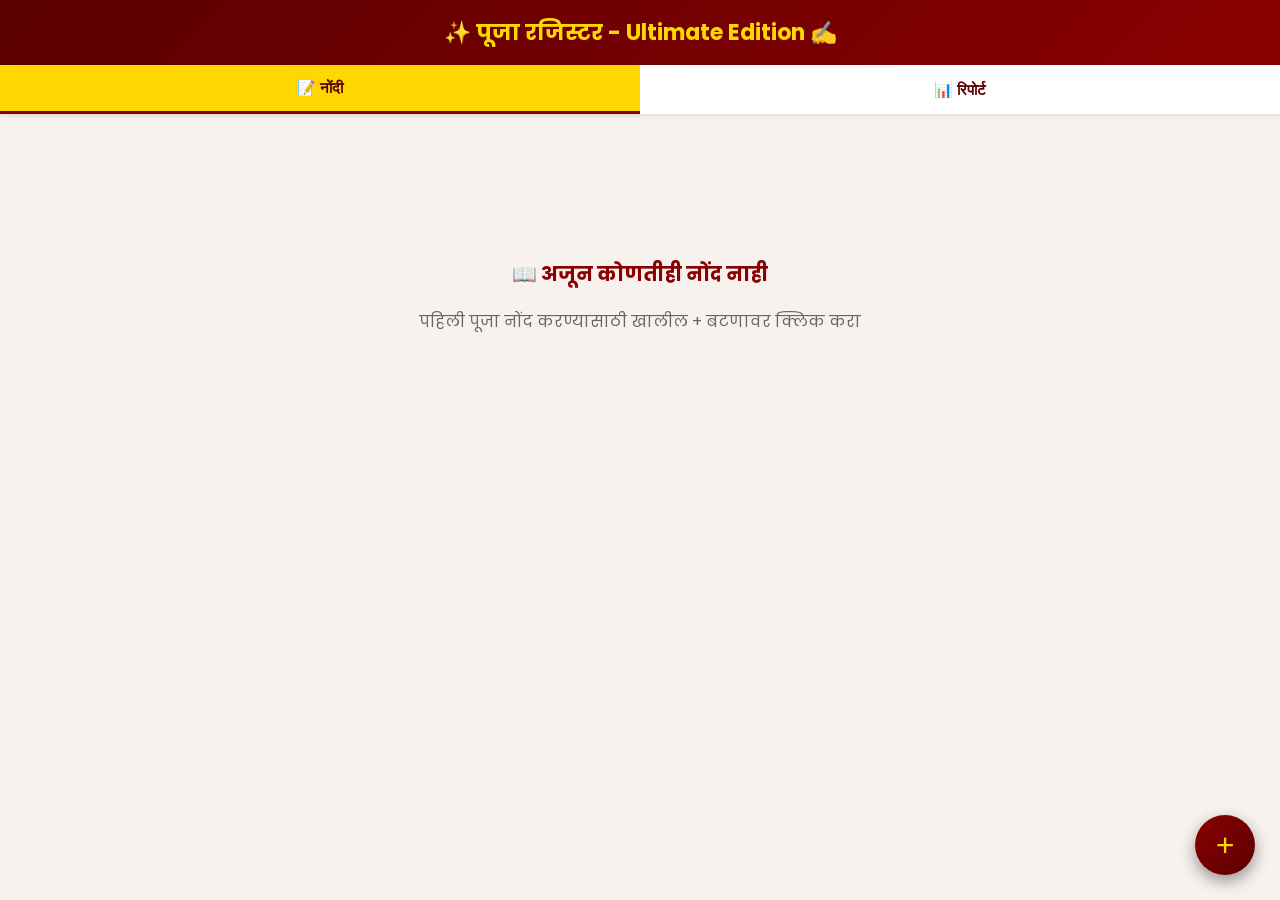
<file: karykramnondi/index.html>
<!DOCTYPE html>
<html lang="mr">
<head>
<meta charset="UTF-8">
<title>पूजा रजिस्टर - Ultimate</title>
<meta name="viewport" content="width=device-width, initial-scale=1.0">
<link href="https://fonts.googleapis.com/css2?family=Poppins:wght@400;500;600;700&display=swap" rel="stylesheet">

<style>
* { box-sizing: border-box; }
body { font-family: Poppins, sans-serif; margin: 0; background: #f7f2ed; color: #2b0000; }

.app-header {
  background: linear-gradient(135deg, #5a0000, #8b0000);
  color: #ffd700;
  padding: 16px;
  text-align: center;
  font-size: 22px;
  font-weight: 700;
  box-shadow: 0 2px 8px rgba(0,0,0,0.2);
}

.tabs {
  display: flex;
  position: sticky;
  top: 0;
  z-index: 100;
  background: #fff;
  box-shadow: 0 2px 4px rgba(0,0,0,0.1);
}

.tabs button {
  flex: 1;
  padding: 14px;
  border: none;
  background: #fff;
  color: #5a0000;
  font-weight: 600;
  font-size: 15px;
  transition: all 0.3s;
  cursor: pointer;
}

.tabs button.active {
  background: #ffd700;
  border-bottom: 3px solid #8b0000;
}

.container {
  padding: 15px;
  padding-bottom: 90px;
  max-width: 800px;
  margin: 0 auto;
}

.card {
  background: #fff;
  border-radius: 12px;
  padding: 16px;
  margin: 12px 0;
  box-shadow: 0 3px 12px rgba(0,0,0,0.12);
  border-left: 5px solid #8b0000;
  position: relative;
  transition: transform 0.2s;
}

.card:hover {
  transform: translateY(-2px);
  box-shadow: 0 5px 16px rgba(0,0,0,0.18);
}

.card-title {
  font-size: 19px;
  color: #8b0000;
  font-weight: 700;
  display: block;
  border-bottom: 2px solid #ffd700;
  padding-bottom: 8px;
  margin-bottom: 12px;
}

.info-row {
  display: flex;
  margin: 8px 0;
  font-size: 14px;
  align-items: center;
}

.label-box {
  width: 120px;
  color: #666;
  font-weight: 500;
}

.value-box {
  flex: 1;
  font-weight: 600;
  color: #000;
}

.status-badge {
  display: inline-block;
  padding: 4px 10px;
  border-radius: 20px;
  font-size: 12px;
  font-weight: 600;
  margin-left: 8px;
}

.status-completed {
  background: #d4edda;
  color: #155724;
}

.status-upcoming {
  background: #fff3cd;
  color: #856404;
}

.pending-tag {
  background: linear-gradient(135deg, #ff4444, #cc0000);
  color: white;
  padding: 3px 8px;
  border-radius: 12px;
  font-size: 11px;
  font-weight: 700;
  margin-left: 8px;
  animation: pulse 2s infinite;
}

@keyframes pulse {
  0%, 100% { opacity: 1; }
  50% { opacity: 0.7; }
}

input, textarea, select {
  width: 100%;
  padding: 12px;
  margin: 8px 0;
  border-radius: 8px;
  border: 2px solid #ddd;
  font-size: 14px;
  font-family: Poppins;
  transition: border 0.3s;
}

input:focus, textarea:focus, select:focus {
  outline: none;
  border-color: #8b0000;
  box-shadow: 0 0 0 3px rgba(139,0,0,0.1);
}

.input-label {
  font-size: 13px;
  color: #8b0000;
  font-weight: 600;
  margin: 10px 0 4px 0;
  display: block;
}

.date-placeholder {
  position: absolute;
  left: 14px;
  top: 14px;
  color: #999;
  font-size: 14px;
  pointer-events: none;
  transition: opacity 0.3s;
}

.checkbox-group {
  display: flex;
  align-items: center;
  margin: 12px 0;
  padding: 10px;
  background: #fff9e6;
  border-radius: 8px;
  border: 1px solid #ffd700;
}

.checkbox-group input[type="checkbox"] {
  width: auto;
  margin: 0 10px 0 0;
  transform: scale(1.4);
  cursor: pointer;
}

.checkbox-group label {
  color: #8b0000;
  font-weight: 600;
  cursor: pointer;
  user-select: none;
}

.reminder-section {
  background: linear-gradient(135deg, #f9f9f9, #fff);
  padding: 14px;
  border-radius: 10px;
  margin: 12px 0;
  border: 2px dashed #8b0000;
}

.reminder-header {
  display: flex;
  justify-content: space-between;
  align-items: center;
  cursor: pointer;
  padding: 8px;
  background: #fff;
  border-radius: 6px;
  margin-bottom: 10px;
}

.reminder-options {
  display: none;
  margin-top: 10px;
}

.reminder-item {
  display: flex;
  align-items: center;
  justify-content: space-between;
  padding: 10px;
  margin: 8px 0;
  background: #fff;
  border-radius: 6px;
  border: 1px solid #e0e0e0;
}

.primary-btn {
  background: linear-gradient(135deg, #8b0000, #5a0000);
  color: #ffd700;
  border: none;
  padding: 14px;
  width: 100%;
  border-radius: 10px;
  font-size: 16px;
  font-weight: 700;
  margin-top: 20px;
  cursor: pointer;
  transition: all 0.3s;
  box-shadow: 0 4px 10px rgba(139,0,0,0.3);
}

.primary-btn:hover {
  transform: translateY(-2px);
  box-shadow: 0 6px 14px rgba(139,0,0,0.4);
}

.secondary-btn {
  background: #ffd700;
  color: #5a0000;
  border: 2px solid #8b0000;
  padding: 8px 16px;
  border-radius: 8px;
  font-weight: 600;
  cursor: pointer;
  transition: all 0.3s;
}

.secondary-btn:hover {
  background: #ffed4e;
  transform: scale(1.05);
}

.fab {
  position: fixed;
  bottom: 25px;
  right: 25px;
  background: linear-gradient(135deg, #8b0000, #5a0000);
  color: #ffd700;
  width: 60px;
  height: 60px;
  border-radius: 50%;
  font-size: 32px;
  border: none;
  box-shadow: 0 6px 16px rgba(0,0,0,0.4);
  cursor: pointer;
  z-index: 200;
  transition: all 0.3s;
}

.fab:hover {
  transform: scale(1.1) rotate(90deg);
  box-shadow: 0 8px 20px rgba(0,0,0,0.5);
}

.suggest-box {
  background: #fff;
  border: 2px solid #8b0000;
  border-radius: 8px;
  display: none;
  position: absolute;
  width: 100%;
  z-index: 50;
  max-height: 150px;
  overflow-y: auto;
  box-shadow: 0 4px 12px rgba(0,0,0,0.15);
}

.suggest-item {
  padding: 10px;
  cursor: pointer;
  transition: background 0.2s;
}

.suggest-item:hover {
  background: #ffd700;
  font-weight: 600;
}

.empty-state {
  text-align: center;
  margin-top: 80px;
  padding: 30px;
}

.empty-state h3 {
  color: #8b0000;
  font-size: 20px;
}

.report-card {
  background: linear-gradient(135deg, #fff9e6, #fff);
  border: 2px solid #ffd700;
  padding: 16px;
  border-radius: 12px;
  margin: 15px 0;
}

.stat-item {
  padding: 12px;
  margin: 8px 0;
  background: #fff;
  border-radius: 8px;
  border-left: 4px solid #8b0000;
  display: flex;
  justify-content: space-between;
  align-items: center;
}

.stat-label {
  font-weight: 500;
  color: #666;
}

.stat-value {
  font-weight: 700;
  font-size: 18px;
  color: #8b0000;
}

.ranking-item {
  padding: 12px;
  margin: 8px 0;
  background: #fff;
  border-radius: 8px;
  display: flex;
  justify-content: space-between;
  align-items: center;
  border: 1px solid #e0e0e0;
  transition: all 0.2s;
}

.ranking-item:hover {
  border-color: #ffd700;
  transform: translateX(5px);
}

.rank-number {
  width: 35px;
  height: 35px;
  background: linear-gradient(135deg, #8b0000, #5a0000);
  color: #ffd700;
  border-radius: 50%;
  display: flex;
  align-items: center;
  justify-content: center;
  font-weight: 700;
  font-size: 16px;
}

.see-full {
  color: #0066cc;
  font-size: 14px;
  font-weight: 600;
  cursor: pointer;
  display: block;
  margin-top: 12px;
  text-decoration: underline;
  text-align: center;
  transition: color 0.2s;
}

.see-full:hover {
  color: #004499;
}

.action-buttons {
  display: flex;
  gap: 8px;
  margin-top: 10px;
}

.btn-edit, .btn-delete {
  flex: 1;
  padding: 8px;
  border: none;
  border-radius: 6px;
  font-weight: 600;
  cursor: pointer;
  transition: all 0.2s;
}

.btn-edit {
  background: #ffd700;
  color: #5a0000;
}

.btn-edit:hover {
  background: #ffed4e;
}

.btn-delete {
  background: #dc3545;
  color: #fff;
}

.btn-delete:hover {
  background: #c82333;
}

#toast {
  visibility: hidden;
  min-width: 250px;
  background: #333;
  color: #fff;
  text-align: center;
  border-radius: 10px;
  padding: 14px;
  position: fixed;
  left: 50%;
  bottom: 40px;
  transform: translateX(-50%);
  font-size: 15px;
  z-index: 3000;
  box-shadow: 0 4px 12px rgba(0,0,0,0.3);
}

@media (max-width: 480px) {
  .app-header {
    font-size: 18px;
    padding: 12px;
  }
  
  .card-title {
    font-size: 17px;
  }
  
  .fab {
    width: 55px;
    height: 55px;
    font-size: 28px;
  }
}
</style>
</head>
<body>

<div class="app-header">✨ पूजा रजिस्टर - Ultimate Edition ✍️</div>

<div class="tabs">
  <button id="tabNondi" class="active" onclick="showTab('list')">📝 नोंदी</button>
  <button id="tabReport" onclick="showTab('report')">📊 रिपोर्ट</button>
</div>

<div class="container">
  
  <!-- LIST TAB -->
  <div id="listTab" style="display:block;"></div>
  
  <div id="emptyState" class="empty-state" style="display:none;">
    <h3>📖 अजून कोणतीही नोंद नाही</h3>
    <p style="color:#666;">पहिली पूजा नोंद करण्यासाठी खालील + बटणावर क्लिक करा</p>
  </div>

  <!-- REPORT TAB -->
  <div id="reportTab" style="display:none;">
    <div class="report-card">
      <h3 style="color:#8b0000; margin-top:0;">📊 मासिक रिपोर्ट</h3>
      <label class="input-label">महिना निवडा:</label>
      <input type="month" id="monthPick" onchange="generateMonthReport()">
      
      <div id="monthSummary" style="margin-top:20px;"></div>
    </div>

    <div class="report-card">
      <h3 style="color:#8b0000; margin-top:0;">🏆 टॉप यजमान / आचार्य (दक्षिणा क्रमाने)</h3>
      <div id="yajmanRanking"></div>
      <div id="seeFullYajmanBtn" class="see-full" onclick="toggleFullYajmanList()" style="display:none;">अजून पहा</div>
    </div>

    <div class="report-card" style="border-color:#ff4444;">
      <h3 style="color:#dc3545; margin-top:0;">🚩 प्रलंबित दक्षिणा</h3>
      <div id="pendingList"></div>
      <div id="seeFullPendingBtn" class="see-full" onclick="toggleFullPendingList()" style="display:none;">अजून पहा</div>
    </div>
  </div>

  <!-- ADD/EDIT TAB -->
  <div id="addTab" style="display:none;">
    <div class="card">
      <div style="text-align:right;">
        <button onclick="showTab('list')" style="background:none;border:none;font-size:28px;color:#8b0000;cursor:pointer;">✖</button>
      </div>
      
      <h3 id="formTitle" style="color:#8b0000; margin-top:0;">नवीन पूजा नोंद</h3>
      
      <div style="position:relative;">
        <label class="input-label">पूजा/कार्यक्रमाचे नाव *</label>
        <input id="pooja" placeholder="उदा. सत्यनारायण पूजा">
        <div id="poojaSuggest" class="suggest-box"></div>
      </div>
      
      <label class="input-label">तारीख निवडा *</label>
      <div style="position:relative;">
        <input type="date" id="date">
        <span class="date-placeholder" id="datePlaceholder">तारीख निवडा</span>
      </div>
      
      <label class="input-label">वेळ निवडा</label>
      <div style="position:relative;">
        <input type="time" id="time">
        <span class="date-placeholder" id="timePlaceholder">वेळ निवडा</span>
      </div>
      
      <div style="position:relative;">
        <label class="input-label">यजमान / आचार्य नाव *</label>
        <input id="yajman" placeholder="यजमान किंवा आचार्य नाव">
        <div id="yajmanSuggest" class="suggest-box"></div>
      </div>
      
      <label class="input-label">दक्षिणा रक्कम (₹)</label>
      <input id="dakshina" type="number" placeholder="₹ 0">
      
      <div class="checkbox-group">
        <input type="checkbox" id="isPending">
        <label for="isPending">🔴 दक्षिणा येणे बाकी (Pending)</label>
      </div>

      <div class="reminder-section">
        <div class="reminder-header" onclick="toggleReminder()">
          <b style="color:#8b0000;">🔔 Smart Reminder सेट करा</b>
          <span id="remArrow">▼</span>
        </div>
        
        <div class="reminder-options" id="reminderOptions">
          <div class="reminder-item">
            <div style="flex:1;">
              <input type="checkbox" id="remSame" onchange="toggleReminderTime('remSame', 'remSameTime')" style="width:auto; margin-right:8px;">
              <label for="remSame" style="font-weight:600;">त्याच दिवशी सकाळी</label>
            </div>
            <input type="time" id="remSameTime" value="08:00" disabled style="width:120px; padding:6px;">
          </div>
          
          <div class="reminder-item">
            <div style="flex:1;">
              <input type="checkbox" id="remBefore" onchange="toggleReminderTime('remBefore', 'remBeforeTime')" style="width:auto; margin-right:8px;">
              <label for="remBefore" style="font-weight:600;">एक दिवस आधी संध्याकाळी</label>
            </div>
            <input type="time" id="remBeforeTime" value="18:00" disabled style="width:120px; padding:6px;">
          </div>
          
          <div class="reminder-item">
            <div style="flex:1;">
              <input type="checkbox" id="remCustom" onchange="toggleReminderTime('remCustom', 'remCustomTime')" style="width:auto; margin-right:8px;">
              <label for="remCustom" style="font-weight:600;">Custom Date & Time</label>
            </div>
            <input type="datetime-local" id="remCustomTime" disabled style="width:200px; padding:6px;">
          </div>
          
          <div style="background:#fff9e6; padding:10px; border-radius:6px; margin-top:8px; border:1px dashed #ffd700;">
            <small style="color:#8b0000; font-weight:600;">
              💡 टीप: Reminder चालू असलेल्या browsers मध्ये notification येईल
            </small>
          </div>
        </div>
      </div>

      <label class="input-label">इतर नोंदी (साहित्य, टीप इ.)</label>
      <textarea id="notes" placeholder="साहित्य यादी, विशेष सूचना..." rows="3"></textarea>
      
      <button class="primary-btn" onclick="saveEntry()">💾 नोंद जतन करा</button>
    </div>
  </div>

</div>

<button class="fab" id="fabBtn" onclick="newEntry()">+</button>
<div id="toast"></div>

<script>
let data = [];
let currentEditId = null;
let showAllYajmans = false;
let showAllPending = false;
let reminderExpanded = false;

// Load data on start
function loadData() {
  const stored = localStorage.getItem("poojaRegisterData");
  data = stored ? JSON.parse(stored) : [];
  console.log("Loaded data:", data.length, "entries");
}

// Toast Notification
function showToast(msg) {
  const toast = document.getElementById("toast");
  toast.innerText = msg;
  toast.style.visibility = "visible";
  setTimeout(() => toast.style.visibility = "hidden", 2500);
}

// Tab Navigation
function showTab(tab) {
  loadData(); // Always reload fresh data
  
  document.getElementById("listTab").style.display = "none";
  document.getElementById("reportTab").style.display = "none";
  document.getElementById("addTab").style.display = "none";
  document.getElementById("emptyState").style.display = "none";
  document.getElementById("fabBtn").style.display = "block";
  
  document.getElementById("tabNondi").classList.remove("active");
  document.getElementById("tabReport").classList.remove("active");

  if (tab === "list") {
    document.getElementById("listTab").style.display = "block";
    document.getElementById("tabNondi").classList.add("active");
    renderList();
  }
  if (tab === "report") {
    document.getElementById("reportTab").style.display = "block";
    document.getElementById("tabReport").classList.add("active");
    document.getElementById("fabBtn").style.display = "none";
    initReport();
  }
}

// New Entry
function newEntry() {
  currentEditId = null;
  clearForm();
  document.getElementById("formTitle").innerText = "नवीन पूजा नोंद";
  document.getElementById("addTab").style.display = "block";
  document.getElementById("listTab").style.display = "none";
  document.getElementById("fabBtn").style.display = "none";
}

// Clear Form
function clearForm() {
  document.getElementById("pooja").value = "";
  document.getElementById("date").value = "";
  document.getElementById("time").value = "";
  document.getElementById("yajman").value = "";
  document.getElementById("dakshina").value = "";
  document.getElementById("isPending").checked = false;
  document.getElementById("notes").value = "";
  
  document.getElementById("remSame").checked = false;
  document.getElementById("remBefore").checked = false;
  document.getElementById("remCustom").checked = false;
  document.getElementById("remSameTime").value = "08:00";
  document.getElementById("remSameTime").disabled = true;
  document.getElementById("remSameTime").style.background = "#eee";
  document.getElementById("remBeforeTime").value = "18:00";
  document.getElementById("remBeforeTime").disabled = true;
  document.getElementById("remBeforeTime").style.background = "#eee";
  document.getElementById("remCustomTime").value = "";
  document.getElementById("remCustomTime").disabled = true;
  document.getElementById("remCustomTime").style.background = "#eee";
  
  reminderExpanded = false;
  document.getElementById("reminderOptions").style.display = "none";
  document.getElementById("remArrow").innerText = "▼";
  
  const datePlaceholder = document.getElementById("datePlaceholder");
  const timePlaceholder = document.getElementById("timePlaceholder");
  if (datePlaceholder) datePlaceholder.style.opacity = "1";
  if (timePlaceholder) timePlaceholder.style.opacity = "1";
}

// Toggle Reminder Section
function toggleReminder() {
  reminderExpanded = !reminderExpanded;
  document.getElementById("reminderOptions").style.display = reminderExpanded ? "block" : "none";
  document.getElementById("remArrow").innerText = reminderExpanded ? "▲" : "▼";
}

// Toggle Reminder Time Input
function toggleReminderTime(checkboxId, timeInputId) {
  const checkbox = document.getElementById(checkboxId);
  const timeInput = document.getElementById(timeInputId);
  timeInput.disabled = !checkbox.checked;
  if (checkbox.checked) {
    timeInput.style.background = "#fff";
    timeInput.style.borderColor = "#8b0000";
  } else {
    timeInput.style.background = "#eee";
    timeInput.style.borderColor = "#ccc";
  }
}

// Suggestions
function saveRecent(key, name) {
  let arr = JSON.parse(localStorage.getItem(key) || "[]");
  arr = arr.filter(n => n !== name);
  arr.unshift(name);
  if (arr.length > 5) arr.pop();
  localStorage.setItem(key, JSON.stringify(arr));
}

function showRecent(key, boxId, inputId) {
  let arr = JSON.parse(localStorage.getItem(key) || "[]");
  let box = document.getElementById(boxId);
  box.innerHTML = "";
  
  if (arr.length === 0) {
    box.style.display = "none";
    return;
  }
  
  arr.slice(0, 3).forEach(n => {
    let div = document.createElement("div");
    div.className = "suggest-item";
    div.innerText = n;
    div.onclick = () => {
      document.getElementById(inputId).value = n;
      box.style.display = "none";
    };
    box.appendChild(div);
  });
  box.style.display = "block";
}

// Event Listeners for Suggestions
document.addEventListener("DOMContentLoaded", function() {
  document.getElementById("pooja").onfocus = () => showRecent("recentPooja", "poojaSuggest", "pooja");
  document.getElementById("yajman").onfocus = () => showRecent("recentYajman", "yajmanSuggest", "yajman");
  document.getElementById("pooja").onblur = () => setTimeout(() => document.getElementById("poojaSuggest").style.display = "none", 200);
  document.getElementById("yajman").onblur = () => setTimeout(() => document.getElementById("yajmanSuggest").style.display = "none", 200);
  
  // Date/Time Placeholder Management
  const dateInput = document.getElementById("date");
  const timeInput = document.getElementById("time");
  const datePlaceholder = document.getElementById("datePlaceholder");
  const timePlaceholder = document.getElementById("timePlaceholder");
  
  if (dateInput && datePlaceholder) {
    dateInput.addEventListener("focus", () => datePlaceholder.style.opacity = "0");
    dateInput.addEventListener("blur", () => {
      if (!dateInput.value) datePlaceholder.style.opacity = "1";
    });
    dateInput.addEventListener("change", () => {
      if (dateInput.value) datePlaceholder.style.opacity = "0";
    });
  }
  
  if (timeInput && timePlaceholder) {
    timeInput.addEventListener("focus", () => timePlaceholder.style.opacity = "0");
    timeInput.addEventListener("blur", () => {
      if (!timeInput.value) timePlaceholder.style.opacity = "1";
    });
    timeInput.addEventListener("change", () => {
      if (timeInput.value) timePlaceholder.style.opacity = "0";
    });
  }
  
  // Load initial data
  loadData();
  showTab("list");
});

// Save Entry
function saveEntry() {
  const pooja = document.getElementById("pooja").value.trim();
  const date = document.getElementById("date").value;
  const yajman = document.getElementById("yajman").value.trim();

  if (!pooja || !date || !yajman) {
    showToast("⚠️ कृपया पूजा नाव, तारीख आणि यजमान भरा");
    return;
  }

  const entry = {
    id: currentEditId || Date.now(),
    pooja: pooja,
    date: date,
    time: document.getElementById("time").value,
    yajman: yajman,
    dakshina: Number(document.getElementById("dakshina").value || 0),
    isPending: document.getElementById("isPending").checked,
    notes: document.getElementById("notes").value,
    reminders: {
      same: document.getElementById("remSame").checked,
      sameTime: document.getElementById("remSameTime").value,
      before: document.getElementById("remBefore").checked,
      beforeTime: document.getElementById("remBeforeTime").value,
      custom: document.getElementById("remCustom").checked,
      customTime: document.getElementById("remCustomTime").value
    }
  };

  if (currentEditId) {
    const idx = data.findIndex(i => i.id === currentEditId);
    if (idx >= 0) data[idx] = entry;
  } else {
    data.push(entry);
  }

  localStorage.setItem("poojaRegisterData", JSON.stringify(data));
  saveRecent("recentPooja", entry.pooja);
  saveRecent("recentYajman", entry.yajman);
  
  showToast("✔️ नोंद यशस्वीरित्या सेव्ह झाली!");
  showTab("list");
}

// Edit Entry
function editEntry(id) {
  const item = data.find(i => i.id === id);
  if (!item) return;
  
  currentEditId = id;
  document.getElementById("formTitle").innerText = "नोंद संपादित करा";
  document.getElementById("pooja").value = item.pooja;
  document.getElementById("date").value = item.date;
  document.getElementById("time").value = item.time || "";
  document.getElementById("yajman").value = item.yajman;
  document.getElementById("dakshina").value = item.dakshina || "";
  document.getElementById("isPending").checked = item.isPending || false;
  document.getElementById("notes").value = item.notes || "";
  
  if (item.date) document.getElementById("datePlaceholder").style.opacity = "0";
  if (item.time) document.getElementById("timePlaceholder").style.opacity = "0";
  
  if (item.reminders) {
    const remSame = document.getElementById("remSame");
    const remBefore = document.getElementById("remBefore");
    const remCustom = document.getElementById("remCustom");
    
    remSame.checked = item.reminders.same || false;
    document.getElementById("remSameTime").value = item.reminders.sameTime || "08:00";
    toggleReminderTime("remSame", "remSameTime");
    
    remBefore.checked = item.reminders.before || false;
    document.getElementById("remBeforeTime").value = item.reminders.beforeTime || "18:00";
    toggleReminderTime("remBefore", "remBeforeTime");
    
    remCustom.checked = item.reminders.custom || false;
    document.getElementById("remCustomTime").value = item.reminders.customTime || "";
    toggleReminderTime("remCustom", "remCustomTime");
  }
  
  document.getElementById("addTab").style.display = "block";
  document.getElementById("listTab").style.display = "none";
  document.getElementById("fabBtn").style.display = "none";
}

// Delete Entry
function deleteEntry(id) {
  if (!confirm("या नोंदीला खरोखरच डिलीट करायचे का?")) return;
  
  data = data.filter(i => i.id !== id);
  localStorage.setItem("poojaRegisterData", JSON.stringify(data));
  showToast("🗑️ नोंद डिलीट झाली");
  renderList();
}

// Render List
function renderList() {
  const listTab = document.getElementById("listTab");
  listTab.innerHTML = "";
  
  console.log("Rendering list with", data.length, "entries");
  
  if (data.length === 0) {
    document.getElementById("emptyState").style.display = "block";
    document.getElementById("listTab").style.display = "none";
    return;
  }
  
  document.getElementById("emptyState").style.display = "none";
  document.getElementById("listTab").style.display = "block";

  const sorted = [...data].sort((a, b) => new Date(b.date) - new Date(a.date));
  const today = new Date().toISOString().split("T")[0];
  
  const groupedByMonth = {};
  sorted.forEach(e => {
    const monthKey = e.date.substring(0, 7);
    if (!groupedByMonth[monthKey]) {
      groupedByMonth[monthKey] = [];
    }
    groupedByMonth[monthKey].push(e);
  });
  
  const sortedMonths = Object.keys(groupedByMonth).sort((a, b) => b.localeCompare(a));
  
  sortedMonths.forEach(monthKey => {
    const entries = groupedByMonth[monthKey];
    const monthDate = new Date(monthKey + "-01");
    const monthName = getMarathiMonth(monthDate.getMonth());
    const year = monthDate.getFullYear();
    
    const monthHeader = document.createElement("div");
    monthHeader.style.cssText = `
      background: linear-gradient(135deg, #8b0000, #5a0000);
      color: #ffd700;
      padding: 12px 16px;
      margin: 20px 0 10px 0;
      border-radius: 10px;
      font-weight: 700;
      font-size: 16px;
      box-shadow: 0 3px 10px rgba(139,0,0,0.3);
      display: flex;
      justify-content: space-between;
      align-items: center;
    `;
    
    const monthTotal = entries.reduce((sum, e) => sum + e.dakshina, 0);
    
    monthHeader.innerHTML = `
      <span>📅 ${monthName} ${year}</span>
      <span style="font-size:13px; background:rgba(255,215,0,0.2); padding:4px 10px; border-radius:20px;">
        ${entries.length} नोंदी | ₹${monthTotal}
      </span>
    `;
    listTab.appendChild(monthHeader);

    entries.forEach(e => {
      const isPast = e.date < today;
      const dArr = e.date.split("-");
      const fmtDate = `${dArr[2]}-${dArr[1]}-${dArr[0].slice(-2)}`;

      const card = document.createElement("div");
      card.className = "card";
      card.innerHTML = `
        <span class="card-title">${e.pooja}</span>
        
        <div class="info-row">
          <div class="label-box">👤 यजमान / आचार्य:</div>
          <div class="value-box">${e.yajman}</div>
        </div>
        
        <div class="info-row">
          <div class="label-box">📅 तारीख:</div>
          <div class="value-box">${fmtDate} ${e.time ? "| " + e.time : ""}</div>
        </div>
        
        <div class="info-row">
          <div class="label-box">💰 दक्षिणा:</div>
          <div class="value-box">
            ₹ ${e.dakshina}
            ${e.isPending ? '<span class="pending-tag">PENDING</span>' : ""}
          </div>
        </div>
        
        ${e.notes ? `<div class="info-row"><div class="label-box">📝 नोंद:</div><div class="value-box">${e.notes}</div></div>` : ""}
        
        <div style="margin-top:12px; padding-top:10px; border-top:1px solid #eee;">
          <span class="status-badge ${isPast ? "status-completed" : "status-upcoming"}">
            ${isPast ? "✅ पूर्ण झाले" : "⏰ आगामी"}
          </span>
          ${isPast && e.isPending ? '<span class="pending-tag">दक्षिणा बाकी 🔔</span>' : ""}
        </div>
        
        <div class="action-buttons">
          <button class="btn-edit" onclick="editEntry(${e.id})">✏️ Edit</button>
          <button class="btn-delete" onclick="deleteEntry(${e.id})">🗑️ Delete</button>
        </div>
      `;
      listTab.appendChild(card);
    });
  });
}

// Get Marathi Month Name
function getMarathiMonth(monthIndex) {
  const months = [
    "जानेवारी", "फेब्रुवारी", "मार्च", "एप्रिल", "मे", "जून",
    "जुलै", "ऑगस्ट", "सप्टेंबर", "ऑक्टोबर", "नोव्हेंबर", "डिसेंबर"
  ];
  return months[monthIndex];
}

// Initialize Report
function initReport() {
  document.getElementById("monthPick").value = new Date().toISOString().slice(0, 7);
  showAllYajmans = false;
  showAllPending = false;
  generateMonthReport();
}

// Generate Monthly Report
function generateMonthReport() {
  const selMonth = document.getElementById("monthPick").value;
  let totalPaid = 0;
  let totalPending = 0;
  let count = 0;
  let yajmanDakshina = {};
  let pendingYajmans = {};

  data.filter(i => i.date.startsWith(selMonth)).forEach(i => {
    count++;
    if (i.isPending) {
      totalPending += i.dakshina;
      pendingYajmans[i.yajman] = (pendingYajmans[i.yajman] || 0) + i.dakshina;
    } else {
      totalPaid += i.dakshina;
    }
    yajmanDakshina[i.yajman] = (yajmanDakshina[i.yajman] || 0) + i.dakshina;
  });

  document.getElementById("monthSummary").innerHTML = `
    <div class="stat-item">
      <span class="stat-label">एकूण कार्यक्रम</span>
      <span class="stat-value">${count}</span>
    </div>
    <div class="stat-item">
      <span class="stat-label">जमा दक्षिणा</span>
      <span class="stat-value" style="color:#28a745;">₹ ${totalPaid}</span>
    </div>
    <div class="stat-item">
      <span class="stat-label">येणे बाकी (Pending)</span>
      <span class="stat-value" style="color:#dc3545;">₹ ${totalPending}</span>
    </div>
    <div class="stat-item">
      <span class="stat-label">एकूण दक्षिणा</span>
      <span class="stat-value" style="color:#8b0000;">₹ ${totalPaid + totalPending}</span>
    </div>
  `;

  let sortedYajmans = Object.entries(yajmanDakshina).sort((a, b) => b[1] - a[1]);
  let displayYajmanList = showAllYajmans ? sortedYajmans : sortedYajmans.slice(0, 5);
  
  let rankHtml = "";
  if (displayYajmanList.length === 0) {
    rankHtml = "<p style='text-align:center; color:#666;'>या महिन्यात कोणतीही नोंद नाही</p>";
  } else {
    displayYajmanList.forEach(([name, amt], idx) => {
      const actualRank = showAllYajmans ? idx + 1 : sortedYajmans.findIndex(([n]) => n === name) + 1;
      rankHtml += `
        <div class="ranking-item">
          <div style="display:flex; align-items:center; gap:12px;">
            <span class="rank-number">${actualRank}</span>
            <span style="font-weight:600; color:#000;">${name}</span>
          </div>
          <span style="font-weight:700; color:#8b0000; font-size:16px;">₹ ${amt}</span>
        </div>
      `;
    });
  }
  document.getElementById("yajmanRanking").innerHTML = rankHtml;
  
  const seeFullYajmanBtn = document.getElementById("seeFullYajmanBtn");
  if (sortedYajmans.length > 5) {
    seeFullYajmanBtn.style.display = "block";
    seeFullYajmanBtn.innerText = showAllYajmans ? "कमी दाखवा" : "अजून पहा";
  } else {
    seeFullYajmanBtn.style.display = "none";
  }

  let pendHtml = "";
  const pendingEntries = Object.entries(pendingYajmans).sort((a, b) => b[1] - a[1]);
  
  if (pendingEntries.length === 0) {
    pendHtml = "<p style='text-align:center; color:#28a745; font-weight:600;'>✅ कोणाचीही दक्षिणा बाकी नाही!</p>";
  } else {
    const displayPendingList = showAllPending ? pendingEntries : pendingEntries.slice(0, 5);
    
    displayPendingList.forEach(([name, amt], idx) => {
      const actualRank = showAllPending ? idx + 1 : pendingEntries.findIndex(([n]) => n === name) + 1;
      pendHtml += `
        <div class="ranking-item" style="border-left:4px solid #dc3545;">
          <div style="display:flex; align-items:center; gap:12px;">
            <span class="rank-number" style="background:linear-gradient(135deg, #dc3545, #c82333);">${actualRank}</span>
            <span style="font-weight:600; color:#000;">${name}</span>
          </div>
          <span style="font-weight:700; color:#dc3545; font-size:16px;">₹ ${amt}</span>
        </div>
      `;
    });
  }
  document.getElementById("pendingList").innerHTML = pendHtml;
  
  const seeFullPendingBtn = document.getElementById("seeFullPendingBtn");
  if (pendingEntries.length > 5) {
    seeFullPendingBtn.style.display = "block";
    seeFullPendingBtn.innerText = showAllPending ? "कमी दाखवा" : "अजून पहा";
  } else {
    seeFullPendingBtn.style.display = "none";
  }
}

function toggleFullYajmanList() {
  showAllYajmans = !showAllYajmans;
  generateMonthReport();
}

function toggleFullPendingList() {
  showAllPending = !showAllPending;
  generateMonthReport();
}
</script>

</body>
</html>
</file>
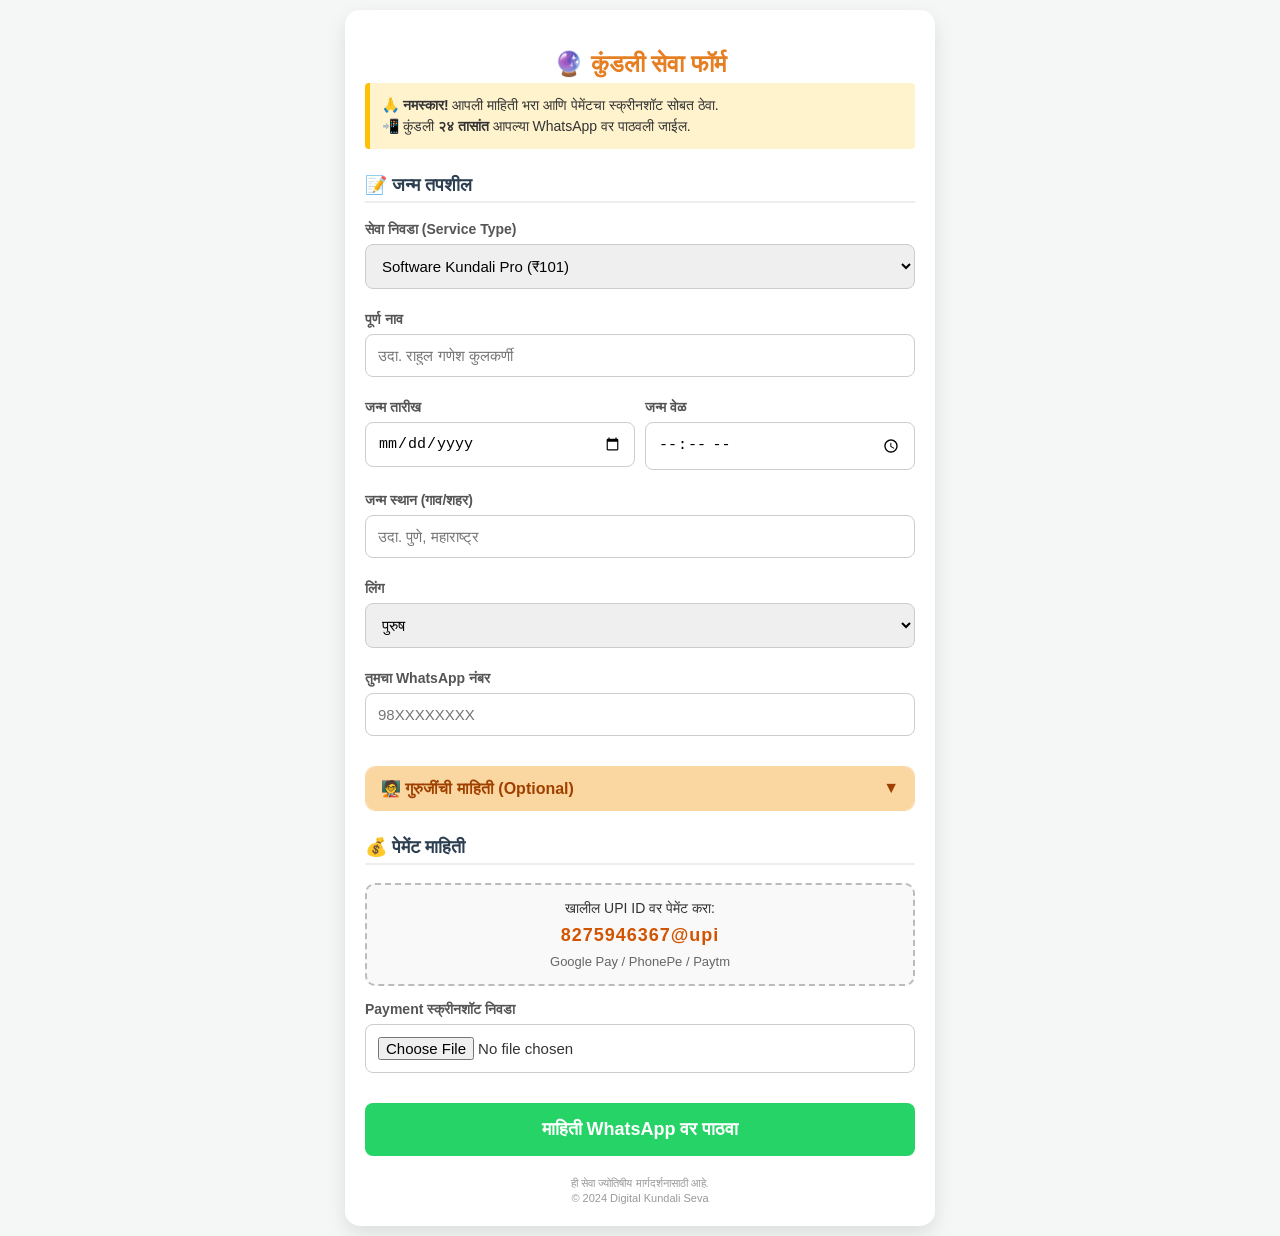
<file: kundali/index.html>
<!DOCTYPE html>
<html lang="mr">
<head>
<meta charset="UTF-8">
<meta name="viewport" content="width=device-width, initial-scale=1.0">
<title>कुंडली विनंती व पेमेंट</title>

<style>
  :root { --primary: #e67e22; --dark: #2c3e50; --success: #25D366; }
  body { font-family: 'Segoe UI', Arial, sans-serif; background:#f4f7f6; margin:0; padding:10px; color: #333; }
  .container { max-width:550px; margin:auto; background:#fff; padding:20px; border-radius:15px; box-shadow:0 8px 20px rgba(0,0,0,0.1); }
  h2 { text-align:center; color: var(--primary); margin-bottom: 5px; }
  h3 { border-bottom: 2px solid #eee; padding-bottom: 5px; font-size: 18px; color: var(--dark); margin-top: 25px; }
  label { font-weight:600; font-size:14px; display: block; margin-top: 12px; color: #555; }
  input, select, textarea { width:100%; padding:12px; margin:6px 0 10px; border:1px solid #ccc; border-radius:8px; font-size:15px; box-sizing: border-box; }
  
  .note { background:#fff3cd; padding:12px; border-left: 5px solid #ffc107; border-radius:4px; font-size:14px; margin-bottom:20px; line-height: 1.5; }
  
  /* Collapsible Guruji Section */
  .guru-collapsible {
    background: #fdf2e9;
    border: 1px solid #fad7a0;
    border-radius: 10px;
    margin: 20px 0;
    overflow: hidden;
  }
  .guru-header {
    background: #fad7a0;
    padding: 12px 15px;
    cursor: pointer;
    display: flex;
    justify-content: space-between;
    align-items: center;
    font-weight: bold;
    color: #a04000;
  }
  .guru-content {
    padding: 0 15px;
    max-height: 0;
    overflow: hidden;
    transition: max-height 0.3s ease-out;
  }
  .guru-content.active {
    padding: 15px;
    max-height: 500px;
  }

  .payment-box { background:#f9f9f9; border: 2px dashed #bbb; padding:15px; border-radius:10px; text-align: center; margin-bottom: 15px; }
  .upi-id { font-size: 18px; color: #d35400; font-weight: bold; letter-spacing: 1px; }

  button#submitBtn { width:100%; padding:16px; background: var(--success); color:#fff; font-size:18px; font-weight:bold; border:none; border-radius:8px; cursor: pointer; transition: 0.3s; margin-top: 20px; }
  button#submitBtn:hover { background: #128C7E; transform: translateY(-2px); }
  
  .success { display:none; background:#e8f5e9; padding:25px; border-radius:10px; text-align: center; border: 1px solid #c8e6c9; }
  .footer { font-size:11px; text-align:center; margin-top:20px; color:#999; line-height: 1.4; }
</style>
</head>

<body>

<div class="container">
  <h2>🔮 कुंडली सेवा फॉर्म</h2>

  <div class="note">
    🙏 <b>नमस्कार!</b> आपली माहिती भरा आणि पेमेंटचा स्क्रीनशॉट सोबत ठेवा. <br>
    📲 कुंडली <b>२४ तासांत</b> आपल्या WhatsApp वर पाठवली जाईल.
  </div>

  <form id="kundaliForm" onsubmit="sendWhatsApp(event)">
    
    <h3>📝 जन्म तपशील</h3>
    
    <label>सेवा निवडा (Service Type)</label>
    <select id="service" required>
      <option value="Software Kundali Pro - ₹101">Software Kundali Pro (₹101)</option>
      <option value="Software Kismat - ₹151">Software Kismat (₹151)</option>
    </select>

    <label>पूर्ण नाव</label>
    <input type="text" id="name" placeholder="उदा. राहुल गणेश कुलकर्णी" required>

    <div style="display: flex; gap: 10px;">
      <div style="flex: 1;">
        <label>जन्म तारीख</label>
        <input type="date" id="dob" required>
      </div>
      <div style="flex: 1;">
        <label>जन्म वेळ</label>
        <input type="time" id="tob" required>
      </div>
    </div>

    <label>जन्म स्थान (गाव/शहर)</label>
    <input type="text" id="place" placeholder="उदा. पुणे, महाराष्ट्र" required>

    <label>लिंग</label>
    <select id="gender">
      <option>पुरुष</option>
      <option>स्त्री</option>
    </select>

    <label>तुमचा WhatsApp नंबर</label>
    <input type="tel" id="userWhats" placeholder="98XXXXXXXX" pattern="[0-9]{10}" required>

    <div class="guru-collapsible">
      <div class="guru-header" onclick="toggleGuruSection()">
        🧑‍🏫 गुरुजींची माहिती (Optional) <span>▼</span>
      </div>
      <div class="guru-content" id="guruContent">
        <p style="font-size: 12px; color: #7f8c8d; margin-bottom: 10px;">(ही माहिती कुंडलीवर प्रिंट करण्यासाठी वापरावी असल्यास भरा)</p>
        
        <label>गुरुजींचे नाव व पदवी</label>
        <input type="text" id="guruName" placeholder="उदा. ज्योतिषाचार्य श्री. रामदासजी">
        
        <label>ज्योतिष कार्यालयाचे नाव</label>
        <input type="text" id="guruOffice" placeholder="उदा. श्री गणेश ज्योतिष केंद्र">

        <label>कार्यालयाचा पत्ता</label>
        <input type="text" id="guruAddress" placeholder="उदा. शनिवार पेठ, पुणे">
        
        <label>संपर्क क्रमांक</label>
        <input type="tel" id="guruContact" placeholder="9XXXXXXXXX">
      </div>
    </div>

    <h3>💰 पेमेंट माहिती</h3>
    <div class="payment-box">
      <div style="margin-bottom: 8px; font-size: 14px;">खालील UPI ID वर पेमेंट करा:</div>
      <div class="upi-id">8275946367@upi</div>
      <div style="margin-top: 8px; font-size: 13px; color: #666;">Google Pay / PhonePe / Paytm</div>
    </div>

    <label>Payment स्क्रीनशॉट निवडा</label>
    <input type="file" id="screenshot" accept="image/*" required>

    <button type="submit" id="submitBtn">माहिती WhatsApp वर पाठवा</button>
  </form>

  <div class="success" id="successBox">
    <span style="font-size: 50px;">🚩</span>
    <h3>धन्यवाद!</h3>
    <p>आम्ही तुम्हाला WhatsApp वर घेऊन जात आहोत...</p>
    <p style="background: #fff; padding: 10px; border-radius: 5px; font-size: 14px;">
      <b>सूचना:</b> WhatsApp वर मेसेज सेंड करा आणि गॅलरीमधून तुमचा <b>स्क्रीनशॉट</b> अटॅच करायला विसरू नका.
    </p>
  </div>

  <div class="footer">
    ही सेवा ज्योतिषीय मार्गदर्शनासाठी आहे. <br>
    © 2024 Digital Kundali Seva
  </div>
</div>

<script>
const PANDIT_WHATSAPP = "918275946367";

// Toggle Guruji Section
function toggleGuruSection() {
  const content = document.getElementById("guruContent");
  content.classList.toggle("active");
}

function sendWhatsApp(e) {
  e.preventDefault();
  
  const service = document.getElementById("service").value;
  const name = document.getElementById("name").value;
  const dob = document.getElementById("dob").value;
  const tob = document.getElementById("tob").value;
  const place = document.getElementById("place").value;
  const gender = document.getElementById("gender").value;
  const userWhats = document.getElementById("userWhats").value;

  // Guruji Details
  const gName = document.getElementById("guruName").value || "-";
  const gOffice = document.getElementById("guruOffice").value || "-";
  const gAddress = document.getElementById("guruAddress").value || "-";
  const gContact = document.getElementById("guruContact").value || "-";

  const msg = 
    `🙏 *नवीन कुंडली विनंती*%0A%0A` +
    `🚩 *सेवा:* ${service}%0A%0A` +
    `👤 *नाव:* ${name}%0A` +
    `📅 *तारीख:* ${dob}%0A` +
    `⏰ *वेळ:* ${tob}%0A` +
    `📍 *स्थान:* ${place}%0A` +
    `⚧ *लिंग:* ${gender}%0A` +
    `📞 *ग्राहक:* ${userWhats}%0A%0A` +
    `*--- गुरुजी प्रोफाइल ---*%0A` +
    `नाव: ${gName}%0A` +
    `कार्यालय: ${gOffice}%0A` +
    `पत्ता: ${gAddress}%0A` +
    `संपर्क: ${gContact}%0A` +
    `*---------------------*%0A%0A` +
    `✅ *पेमेंट पूर्ण झाले आहे.*%0A` +
    `📷 *स्क्रीनशॉट खाली जोडला आहे.*`;

  const url = `https://wa.me/${PANDIT_WHATSAPP}?text=${msg}`;

  document.getElementById("kundaliForm").style.display = "none";
  document.getElementById("successBox").style.display = "block";

  setTimeout(() => {
    window.location.href = url;
  }, 1500);
}
</script>

</body>
</html>
</file>
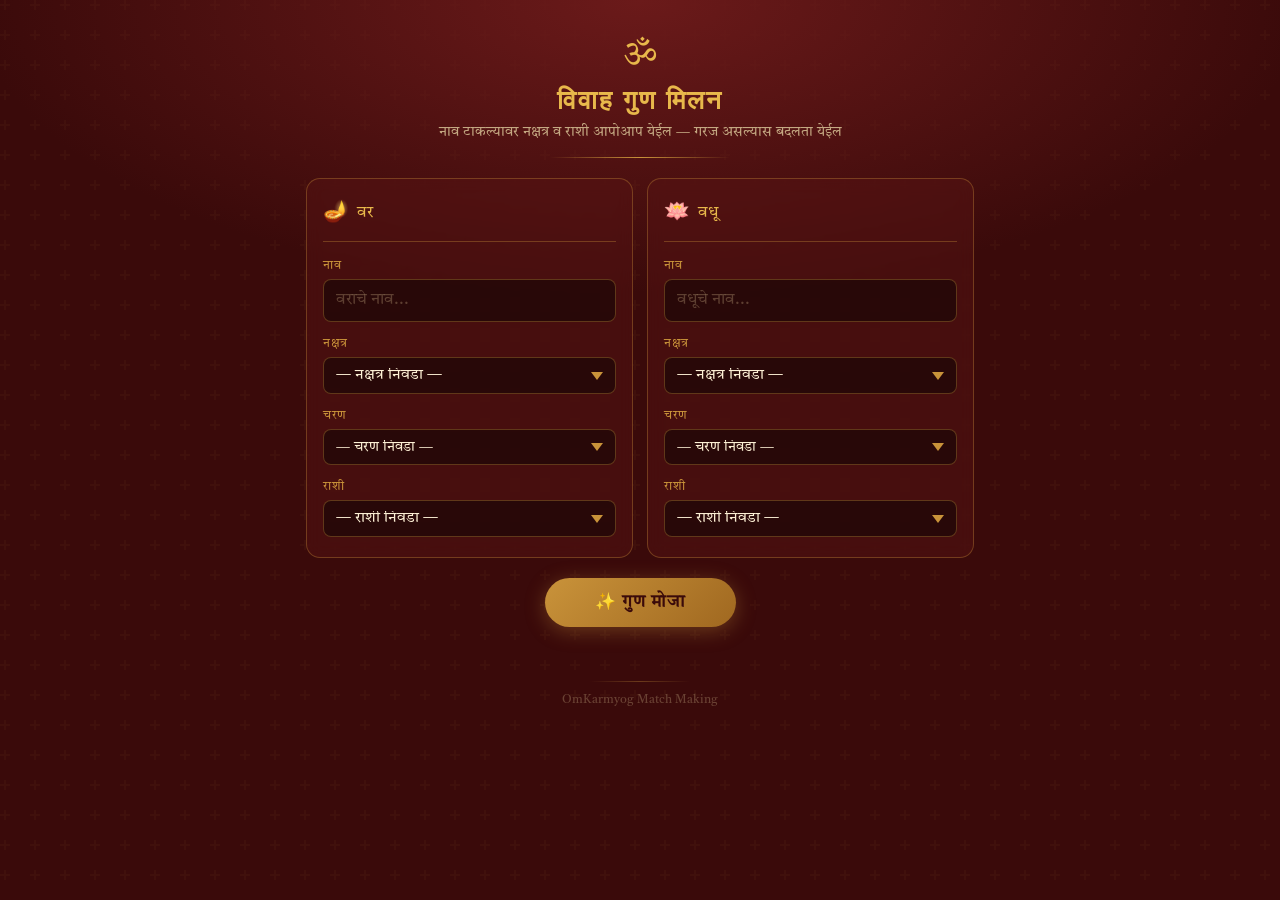
<file: Matchmaking/index.html>
<!DOCTYPE html>
<html lang="mr">
<head>
<meta charset="UTF-8">
<meta name="viewport" content="width=device-width, initial-scale=1.0">
<title>गुण मिलन | OmKarmyog</title>
<link rel="preconnect" href="https://fonts.googleapis.com">
<link href="https://fonts.googleapis.com/css2?family=Tiro+Devanagari+Hindi:ital@0;1&family=Cinzel+Decorative:wght@400;700&display=swap" rel="stylesheet">
<style>
  :root {
    --maroon:     #3a0a0a;
    --maroon-mid: #5c1414;
    --gold:       #c9933a;
    --gold-lt:    #e8b84b;
    --gold-pale:  #f5dfa0;
    --text:       #fdf0d5;
    --text-dim:   #c4a882;
    --glass:      rgba(90,20,20,0.45);
    --border:     rgba(201,147,58,0.35);
  }
  * { box-sizing:border-box; margin:0; padding:0; }
  body {
    background-color: var(--maroon);
    background-image:
      radial-gradient(ellipse 80% 50% at 50% 0%, #6b1a1a 0%, transparent 65%),
      url("data:image/svg+xml,%3Csvg width='60' height='60' viewBox='0 0 60 60' xmlns='http://www.w3.org/2000/svg'%3E%3Cg fill='%23c9933a' fill-opacity='0.04'%3E%3Cpath d='M36 34v-4h-2v4h-4v2h4v4h2v-4h4v-2h-4zm0-30V0h-2v4h-4v2h4v4h2V6h4V4h-4zM6 34v-4H4v4H0v2h4v4h2v-4h4v-2H6zM6 4V0H4v4H0v2h4v4h2V6h4V4H6z'/%3E%3C/g%3E%3C/svg%3E");
    font-family: 'Tiro Devanagari Hindi', serif;
    color: var(--text);
    min-height: 100vh;
    padding-bottom: 60px;
  }
  .header { text-align:center; padding:32px 20px 20px; }
  .header::after {
    content:''; display:block; width:180px; height:1px;
    background:linear-gradient(90deg,transparent,var(--gold),transparent);
    margin:16px auto 0;
  }
  .om { font-size:2.2rem; color:var(--gold-lt); display:block; animation:glow 3s ease-in-out infinite; }
  @keyframes glow {
    0%,100%{text-shadow:0 0 18px rgba(232,184,75,0.4);}
    50%{text-shadow:0 0 32px rgba(232,184,75,0.8);}
  }
  .header h1 { font-family:'Cinzel Decorative',serif; font-size:clamp(1rem,4vw,1.6rem); color:var(--gold-lt); letter-spacing:2px; margin-top:4px; }
  .header p { color:var(--text-dim); font-size:0.85rem; margin-top:5px; }
  .container { max-width:700px; margin:0 auto; padding:0 16px; }
  .persons-grid { display:grid; grid-template-columns:1fr 1fr; gap:14px; margin-bottom:20px; }
  @media(max-width:560px){ .persons-grid{grid-template-columns:1fr;} }
  .card { background:var(--glass); border:1px solid var(--border); border-radius:14px; padding:20px 16px; backdrop-filter:blur(8px); animation:fadeUp 0.45s ease both; }
  .card:nth-child(2){animation-delay:0.08s;}
  @keyframes fadeUp{from{opacity:0;transform:translateY(16px);}to{opacity:1;transform:translateY(0);}}
  .card-title { display:flex; align-items:center; gap:8px; padding-bottom:14px; margin-bottom:16px; border-bottom:1px solid var(--border); }
  .card-title .icon{font-size:1.3rem;}
  .card-title h2{font-size:1rem;color:var(--gold-lt);font-weight:400;}
  .field{margin-bottom:14px;}
  .field:last-child{margin-bottom:0;}
  label { display:block; font-size:0.73rem; color:var(--gold); letter-spacing:0.5px; text-transform:uppercase; margin-bottom:5px; }
  input[type="text"] { width:100%; background:rgba(20,5,5,0.6); border:1px solid var(--border); border-radius:8px; color:var(--text); font-family:'Tiro Devanagari Hindi',serif; font-size:1rem; padding:10px 12px; outline:none; transition:border-color 0.2s,box-shadow 0.2s; }
  input[type="text"]:focus{border-color:var(--gold);box-shadow:0 0 0 3px rgba(201,147,58,0.15);}
  input[type="text"]::placeholder{color:rgba(196,168,130,0.35);}
  select { width:100%; background:rgba(20,5,5,0.6); border:1px solid var(--border); border-radius:8px; color:var(--text); font-family:'Tiro Devanagari Hindi',serif; font-size:0.92rem; padding:10px 32px 10px 12px; outline:none; appearance:none; -webkit-appearance:none; cursor:pointer; transition:border-color 0.2s,box-shadow 0.2s; background-image:url("data:image/svg+xml,%3Csvg xmlns='http://www.w3.org/2000/svg' width='12' height='8' viewBox='0 0 12 8'%3E%3Cpath fill='%23c9933a' d='M6 8L0 0h12z'/%3E%3C/svg%3E"); background-repeat:no-repeat; background-position:right 12px center; background-color:rgba(20,5,5,0.6); }
  select:focus{border-color:var(--gold);box-shadow:0 0 0 3px rgba(201,147,58,0.15);}
  select option{background:#3a0a0a;color:var(--text);}
  .calc-wrap{text-align:center;margin:4px 0 26px;display:flex;gap:12px;justify-content:center;flex-wrap:wrap;}
  #calculateBtn { background:linear-gradient(135deg,var(--gold) 0%,#a06820 100%); border:none; border-radius:50px; color:var(--maroon); font-family:'Tiro Devanagari Hindi',serif; font-size:1.05rem; font-weight:700; padding:13px 50px; cursor:pointer; letter-spacing:1px; box-shadow:0 4px 20px rgba(201,147,58,0.35); transition:transform 0.2s,box-shadow 0.2s; }
  #calculateBtn:hover{transform:translateY(-2px);box-shadow:0 8px 28px rgba(201,147,58,0.5);}
  #downloadBtn { background:transparent; border:1px solid var(--gold); border-radius:50px; color:var(--gold-lt); font-family:'Tiro Devanagari Hindi',serif; font-size:0.95rem; font-weight:600; padding:13px 28px; cursor:pointer; transition:all 0.2s; display:none; align-items:center; gap:6px; }
  #downloadBtn:hover{background:rgba(201,147,58,0.12);transform:translateY(-2px);}
  #downloadBtn.visible{display:inline-flex;}
  #resultArea{display:none;animation:fadeUp 0.45s ease;}
  .score-hero { text-align:center; padding:28px 20px 24px; background:var(--glass); border:1px solid var(--border); border-radius:14px; margin-bottom:14px; }
  .score-label{font-size:0.8rem;color:var(--text-dim);text-transform:uppercase;letter-spacing:2px;}
  .score-number { font-family:'Cinzel Decorative',serif; font-size:clamp(3rem,10vw,4.5rem); color:var(--gold-lt); line-height:1.1; text-shadow:0 0 30px rgba(232,184,75,0.4); }
  .score-max{font-size:1rem;color:var(--text-dim);margin-bottom:10px;}
  .score-verdict{display:inline-block;padding:7px 20px;border-radius:50px;font-size:0.95rem;}
  .v-excellent{background:rgba(40,120,40,0.25);color:#7ef09a;border:1px solid rgba(80,200,80,0.3);}
  .v-good{background:rgba(201,147,58,0.2);color:var(--gold-pale);border:1px solid var(--border);}
  .v-average{background:rgba(180,120,20,0.2);color:#e8c87a;border:1px solid rgba(180,120,20,0.3);}
  .v-poor{background:rgba(140,30,30,0.3);color:#f08080;border:1px solid rgba(200,60,60,0.3);}
  .two-col{display:grid;grid-template-columns:1fr 1fr;gap:14px;margin-bottom:14px;}
  @media(max-width:500px){.two-col{grid-template-columns:1fr;}}
  .result-card{background:var(--glass);border:1px solid var(--border);border-radius:12px;padding:16px;}
  .result-card h3{font-size:0.78rem;color:var(--gold);text-transform:uppercase;letter-spacing:1px;margin-bottom:12px;padding-bottom:8px;border-bottom:1px solid var(--border);}
  .score-table{width:100%;border-collapse:collapse;}
  .score-table tr{border-bottom:1px solid rgba(201,147,58,0.1);}
  .score-table tr:last-child{border-bottom:none;font-weight:700;}
  .score-table td{padding:6px 2px;font-size:0.86rem;}
  .score-table td:last-child{text-align:right;color:var(--gold-lt);font-family:'Cinzel Decorative',serif;font-size:0.88rem;}
  .nak-row{background:rgba(0,0,0,0.2);border-radius:8px;padding:10px 12px;margin-bottom:8px;}
  .nak-row:last-child{margin-bottom:0;}
  .nak-row .who{font-size:0.7rem;color:var(--gold);text-transform:uppercase;letter-spacing:0.5px;}
  .nak-row .val{font-size:0.92rem;color:var(--text);margin-top:3px;}
  .nak-row .sub{font-size:0.73rem;color:var(--text-dim);margin-top:2px;line-height:1.5;}

  /* ── SUMMARY HIGHLIGHT ── */
  .summary-section{ margin-bottom:16px; animation:fadeUp 0.5s ease 0.1s both; }
  .summary-box{
    border-radius:14px; padding:18px 20px;
    background:linear-gradient(135deg,rgba(70,15,5,0.75) 0%,rgba(50,8,25,0.65) 100%);
    border:1px solid var(--gold);
    box-shadow:0 0 22px rgba(201,147,58,0.2), inset 0 1px 0 rgba(232,184,75,0.12);
    position:relative; overflow:hidden;
  }
  .summary-box::before{
    content:''; position:absolute; top:0; left:0; right:0; height:2px;
    background:linear-gradient(90deg,transparent,var(--gold-lt),transparent);
  }
  .summary-box h3{
    font-size:0.75rem; color:var(--gold-lt); text-transform:uppercase;
    letter-spacing:1.5px; margin-bottom:14px; padding-bottom:10px;
    border-bottom:1px solid rgba(201,147,58,0.3);
    display:flex; align-items:center; gap:7px;
  }
  .summary-item{
    display:flex; align-items:flex-start; gap:10px;
    border-radius:10px; padding:11px 14px; margin-bottom:8px;
    border-left:3px solid var(--gold-lt);
    background:rgba(0,0,0,0.28);
  }
  .summary-item:last-child{margin-bottom:0;}
  .summary-item.warn{ border-left-color:#f08080; background:rgba(140,20,20,0.25); }
  .summary-item.good{ border-left-color:#7ef09a; background:rgba(20,90,20,0.22); }
  .summary-item.info{ border-left-color:var(--gold-lt); background:rgba(60,28,5,0.32); }
  .summary-icon{ font-size:1.05rem; flex-shrink:0; margin-top:2px; }
  .summary-text{ font-size:0.9rem; line-height:1.6; color:var(--text); }
  .summary-empty{
    text-align:center; color:#7ef09a; font-size:0.92rem; padding:6px 0;
    display:flex; align-items:center; justify-content:center; gap:8px;
  }

  .footer{text-align:center;padding:28px 20px 10px;color:rgba(196,168,130,0.35);font-size:0.72rem;}
  .divider{width:100px;height:1px;background:linear-gradient(90deg,transparent,var(--border),transparent);margin:0 auto 10px;}
  #reportCanvas{display:none;}
  /* charan select — same style as regular select */
  #varaCharan, #vadhuCharan { width:100%; background:rgba(20,5,5,0.6); border:1px solid var(--border); border-radius:8px; color:var(--text); font-family:'Tiro Devanagari Hindi',serif; font-size:0.88rem; padding:10px 32px 10px 12px; outline:none; appearance:none; -webkit-appearance:none; cursor:pointer; transition:border-color 0.2s,box-shadow 0.2s; background-image:url("data:image/svg+xml,%3Csvg xmlns='http://www.w3.org/2000/svg' width='12' height='8' viewBox='0 0 12 8'%3E%3Cpath fill='%23c9933a' d='M6 8L0 0h12z'/%3E%3C/svg%3E"); background-repeat:no-repeat; background-position:right 12px center; background-color:rgba(20,5,5,0.6); }
  #varaCharan:focus, #vadhuCharan:focus{border-color:var(--gold);box-shadow:0 0 0 3px rgba(201,147,58,0.15);}
  #varaCharan option, #vadhuCharan option{background:#3a0a0a;color:var(--text);}
</style>
</head>
<body>

<div class="header">
  <span class="om">ॐ</span>
  <h1>विवाह गुण मिलन</h1>
  <p>नाव टाकल्यावर नक्षत्र व राशी आपोआप येईल — गरज असल्यास बदलता येईल</p>
</div>

<div class="container">
  <div class="persons-grid">
    <div class="card">
      <div class="card-title"><span class="icon">🪔</span><h2>वर</h2></div>
      <div class="field"><label>नाव</label><input type="text" id="groomName" placeholder="वराचे नाव..." autocomplete="off"></div>
      <div class="field"><label>नक्षत्र</label><select id="varaaNak"></select></div>
      <div class="field"><label>चरण</label><select id="varaCharan" class="charan-select"><option value="">— चरण निवडा —</option></select></div>
      <div class="field"><label>राशी</label><select id="varaRashi"></select></div>
    </div>
    <div class="card">
      <div class="card-title"><span class="icon">🪷</span><h2>वधू</h2></div>
      <div class="field"><label>नाव</label><input type="text" id="brideName" placeholder="वधूचे नाव..." autocomplete="off"></div>
      <div class="field"><label>नक्षत्र</label><select id="vadhuNak"></select></div>
      <div class="field"><label>चरण</label><select id="vadhuCharan" class="charan-select"><option value="">— चरण निवडा —</option></select></div>
      <div class="field"><label>राशी</label><select id="vadhuRashi"></select></div>
    </div>
  </div>

  <div class="calc-wrap">
    <button id="calculateBtn">✨ गुण मोजा</button>
    <button id="downloadBtn">📄 रिपोर्ट डाउनलोड करा</button>
  </div>

  <div id="resultArea">
    <div class="score-hero">
      <div class="score-label">अष्टकूट गुण मिलन</div>
      <div class="score-number" id="finalScore">—</div>
      <div class="score-max">/ ३६</div>
      <div class="score-verdict" id="scoreVerdict"></div>
    </div>

    <div class="two-col">
      <div class="result-card">
        <h3>📊 अष्टकूट गुण</h3>
        <table class="score-table" id="scoreTable"></table>
      </div>
      <div class="result-card">
        <h3>🌟 नक्षत्र माहिती</h3>
        <div id="nakInfo"></div>
      </div>
    </div>

    <!-- SUMMARY — highlighted, always shows below the table -->
    <div class="summary-section" id="summarySection" style="display:none">
      <div class="summary-box">
        <h3>📋 सारांश निकाल</h3>
        <div id="summaryItems"></div>
      </div>
    </div>
  </div>

  <div class="footer"><div class="divider"></div>OmKarmyog Match Making</div>
</div>

<canvas id="reportCanvas"></canvas>

<script src="script.js" defer></script>
<script>
const FULL_RASHI = ["मेष","वृषभ","मिथुन","कर्क","सिंह","कन्या","तुला","वृश्चिक","धनु","मकर","कुंभ","मीन"];
const PHONETIC_MAP = {
  "प्र":"पा","प्री":"पी","सं":"सा","स्मि":"सा","वै":"वे","श्र":"शे",
  "सत":"सा","वस":"वा","मो":"मो","भा":"भा","रा":"रा","पू":"पू",
  "स्व":"स्व","ज्य":"ज","श्व":"श","क्ष":"क","ज्ञ":"ज","त्र":"त","द्व":"द","न्य":"न"
};

let DB = null;
const manualNak = { vadhu: false, vara: false };
let lastResult = null, lastBride = '', lastGroom = '';

function getFirstChar(name) {
  let n = name.trim();
  for (let k of Object.keys(PHONETIC_MAP).sort((a,b)=>b.length-a.length))
    if (n.startsWith(k)) return PHONETIC_MAP[k];
  return n.substring(0,2);
}

function detectNak(name) {
  if (!DB || !name.trim()) return null;
  let char = getFirstChar(name);
  for (let nak of DB.nakshatras) {
    let pada = nak.padas.find(p=>p.char===char) || nak.padas.find(p=>p.char===char.charAt(0));
    if (pada) return {nak, pada};
  }
  return null;
}

function buildNakSel(selId) {
  const sel = document.getElementById(selId);
  sel.innerHTML = '<option value="">— नक्षत्र निवडा —</option>';
  DB.nakshatras.forEach(nak => {
    const chars = nak.padas.map(p=>p.char).join(', ');
    const opt = document.createElement('option');
    opt.value = nak.id;
    opt.textContent = `${nak.name}  (${chars})`;
    sel.appendChild(opt);
  });
}

function buildRashiSel(selId) {
  const sel = document.getElementById(selId);
  sel.innerHTML = '<option value="">— राशी निवडा —</option>';
  FULL_RASHI.forEach(r => {
    const opt = document.createElement('option');
    opt.value = r; opt.textContent = r;
    sel.appendChild(opt);
  });
}

function onNakChange(nakSelId, charanSelId, rashiSelId) {
  const nakId = parseInt(document.getElementById(nakSelId).value);
  if (!nakId) {
    document.getElementById(charanSelId).innerHTML = '<option value="">— चरण निवडा —</option>';
    document.getElementById(rashiSelId).value = '';
    return;
  }
  buildCharanSel(nakId, charanSelId, rashiSelId, null);
}

function buildCharanSel(nakId, charanSelId, rashiSelId, autoSelectChar) {
  const sel = document.getElementById(charanSelId);
  sel.innerHTML = '<option value="">— चरण निवडा —</option>';
  if (!nakId || !DB) return;
  const nak = DB.nakshatras.find(n => n.id === nakId);
  if (!nak) return;
  let autoIdx = -1;
  nak.padas.forEach((pada, i) => {
    const opt = document.createElement('option');
    opt.value = i;
    opt.textContent = `${i+1} वा चरण  (${pada.char})  —  ${pada.rashi}`;
    sel.appendChild(opt);
    if (autoSelectChar && pada.char === autoSelectChar) autoIdx = i;
  });
  sel.value = autoIdx >= 0 ? autoIdx : 0;
  const idx = parseInt(sel.value);
  if (!isNaN(idx) && nak.padas[idx])
    document.getElementById(rashiSelId).value = nak.padas[idx].rashi;
}

function onCharanChange(nakSelId, charanSelId, rashiSelId) {
  const nakId = parseInt(document.getElementById(nakSelId).value);
  const idx   = parseInt(document.getElementById(charanSelId).value);
  if (!nakId || isNaN(idx)) return;
  const nak = DB.nakshatras.find(n => n.id === nakId);
  if (nak && nak.padas[idx])
    document.getElementById(rashiSelId).value = nak.padas[idx].rashi;
}

function autoDetect(name, nakSelId, charanSelId, rashiSelId, person) {
  if (manualNak[person]) return;
  const res = detectNak(name);
  if (res) {
    document.getElementById(nakSelId).value = res.nak.id;
    buildCharanSel(res.nak.id, charanSelId, rashiSelId, res.pada.char);
    document.getElementById(rashiSelId).value = res.pada.rashi;
  } else {
    document.getElementById(nakSelId).value = '';
    document.getElementById(charanSelId).innerHTML = '<option value="">— चरण निवडा —</option>';
    document.getElementById(rashiSelId).value = '';
  }
}

function onNameInput(name, nakSelId, charanSelId, rashiSelId, person) {
  if (name.trim().length === 0) {
    manualNak[person] = false;
    document.getElementById(nakSelId).value = '';
    document.getElementById(charanSelId).innerHTML = '<option value="">— चरण निवडा —</option>';
    document.getElementById(rashiSelId).value = '';
    return;
  }
  autoDetect(name, nakSelId, charanSelId, rashiSelId, person);
}

function verdictInfo(score) {
  if (score === 36) return ['पूर्ण मिलन ✨','v-excellent'];
  if (score === 0)  return ['विवाह अशुभ 🔴','v-poor'];
  if (score >= 28)  return ['अत्यंत उत्तम मिलन','v-excellent'];
  if (score >= 21)  return ['उत्तम मिलन','v-good'];
  if (score >= 18)  return ['सामान्य मिलन','v-average'];
  return ['विवाह अशुभ','v-poor'];
}

/* ── SUMMARY helpers ── */
function classifyRemark(r) {
  if (r.includes('दोष') || r.includes('अशुभ') || r.includes('नेष्ट') || r.includes('षडाष्टक') || r.includes('मृत्यू')) return 'warn';
  if (r.includes('शुभ') || r.includes('उत्तम') || r.includes('कल्याण')) return 'good';
  return 'info';
}
function iconFor(cls) {
  return cls === 'warn' ? '⚠️' : cls === 'good' ? '✅' : 'ℹ️';
}

function renderSummary(remarks) {
  const ss = document.getElementById('summarySection');
  const si = document.getElementById('summaryItems');
  ss.style.display = 'block';
  if (remarks && remarks.length) {
    si.innerHTML = remarks.map(r => {
      const clean = r.replace(/[⚠️✅ℹ️]/g,'').trim();
      const cls = classifyRemark(clean);
      return `<div class="summary-item ${cls}">
        <span class="summary-icon">${iconFor(cls)}</span>
        <span class="summary-text">${clean}</span>
      </div>`;
    }).join('');
  } else {
    si.innerHTML = `<div class="summary-empty">✅ <span>कोणताही विशेष दोष आढळला नाही — मिलन सुरळीत आहे.</span></div>`;
  }
}

/* ── DOWNLOAD ── */
function downloadReport() {
  if (!lastResult) return;
  const res = lastResult;
  const bride = lastBride;
  const groom = lastGroom;
  const bd = res.varaDetails;
  const vd = res.vadhuDetails;

  const W = 900;
  const remarkLines = (res.remarks || []).filter(r => r.trim());
  const H = 1380 + remarkLines.length * 56;

  const canvas = document.getElementById('reportCanvas');
  canvas.width = W; canvas.height = H;
  const ctx = canvas.getContext('2d');

  const paperGrad = ctx.createLinearGradient(0,0,W,H);
  paperGrad.addColorStop(0,'#fdf9f1'); paperGrad.addColorStop(0.5,'#faf4e6'); paperGrad.addColorStop(1,'#f6eedd');
  ctx.fillStyle = paperGrad; ctx.fillRect(0,0,W,H);

  ctx.strokeStyle='rgba(170,140,90,0.14)'; ctx.lineWidth=1;
  for(let y=100;y<H;y+=46){ctx.beginPath();ctx.moveTo(30,y);ctx.lineTo(W-30,y);ctx.stroke();}

  ctx.strokeStyle='rgba(200,70,70,0.22)'; ctx.lineWidth=1.5;
  ctx.beginPath();ctx.moveTo(108,0);ctx.lineTo(108,H);ctx.stroke();
  ctx.beginPath();ctx.moveTo(W-108,0);ctx.lineTo(W-108,H);ctx.stroke();

  ctx.fillStyle='rgba(130,100,50,0.025)';
  for(let i=0;i<250;i++){ctx.beginPath();ctx.arc(Math.random()*W,Math.random()*H,Math.random()*2+0.5,0,Math.PI*2);ctx.fill();}

  function hLine(y,x1=50,x2=W-50,color='rgba(130,90,30,0.28)',lw=1.2){ctx.strokeStyle=color;ctx.lineWidth=lw;ctx.beginPath();ctx.moveTo(x1,y);ctx.lineTo(x2,y);ctx.stroke();}
  function rRect(x,y,w,h,r,fs){ctx.beginPath();ctx.moveTo(x+r,y);ctx.lineTo(x+w-r,y);ctx.quadraticCurveTo(x+w,y,x+w,y+r);ctx.lineTo(x+w,y+h-r);ctx.quadraticCurveTo(x+w,y+h,x+w-r,y+h);ctx.lineTo(x+r,y+h);ctx.quadraticCurveTo(x,y+h,x,y+h-r);ctx.lineTo(x,y+r);ctx.quadraticCurveTo(x,y,x+r,y);ctx.closePath();ctx.fillStyle=fs;ctx.fill();}

  ctx.textAlign='center';
  ctx.font='bold 60px "Tiro Devanagari Hindi",serif'; ctx.fillStyle='#7a2a0a'; ctx.fillText('ॐ',W/2,72);
  ctx.font='bold 28px "Tiro Devanagari Hindi",serif'; ctx.fillStyle='#3a1505'; ctx.fillText('OmKarmyog Match Making',W/2,112);
  ctx.font='20px "Tiro Devanagari Hindi",serif'; ctx.fillStyle='#7a5525'; ctx.fillText('अष्टकूट गुण मिलन पत्रिका',W/2,144);
  hLine(162,60,W-60,'rgba(160,90,30,0.45)',1.6);

  const CL=118,CLW=218,CM=356,CMW=188,CR=564,CRW=218,ROW_H=56;
  const ASHTAKUT=[{key:'varna',label:'वर्ण गुण'},{key:'vashya',label:'वश्य गुण'},{key:'tara',label:'तारा गुण'},{key:'yoni',label:'योनी गुण'},{key:'maitri',label:'ग्रहमैत्री'},{key:'gana',label:'गण गुण'},{key:'bhakoot',label:'भकूट गुण'},{key:'nadi',label:'नाडी गुण'}];
  const INFO_ROWS=[{label:'नक्षत्र',v:d=>d.nakName},{label:'चरण',v:d=>d.charan+' चरण'},{label:'नाडी',v:d=>d.nadi},{label:'योनी',v:d=>d.yoni},{label:'गण',v:d=>d.gana},{label:'राशी',v:d=>d.rashi}];
  const totalRows=ASHTAKUT.length;

  let Y=180;
  rRect(CL-6,Y,CLW+12,totalRows*ROW_H+100,8,'rgba(120,60,10,0.05)');
  rRect(CM-6,Y,CMW+12,totalRows*ROW_H+100,8,'rgba(100,50,0,0.07)');
  rRect(CR-6,Y,CRW+12,totalRows*ROW_H+100,8,'rgba(80,40,100,0.04)');

  ctx.font='bold 20px "Tiro Devanagari Hindi",serif'; ctx.fillStyle='#7a2010'; ctx.textAlign='center'; ctx.fillText('🪔 वर',CL+CLW/2,Y+26);
  ctx.font='bold 30px "Tiro Devanagari Hindi",serif'; ctx.fillStyle='#1a0800'; ctx.fillText(groom,CL+CLW/2,Y+58);
  ctx.font='bold 20px "Tiro Devanagari Hindi",serif'; ctx.fillStyle='#4a2a00'; ctx.fillText('अष्टकूट',CM+CMW/2,Y+26);
  ctx.font='15px "Tiro Devanagari Hindi",serif'; ctx.fillStyle='#7a5530'; ctx.fillText('गुण',CM+CMW/2,Y+46);
  ctx.font='bold 20px "Tiro Devanagari Hindi",serif'; ctx.fillStyle='#5a1060'; ctx.fillText('🪷 वधू',CR+CRW/2,Y+26);
  ctx.font='bold 30px "Tiro Devanagari Hindi",serif'; ctx.fillStyle='#1a0800'; ctx.fillText(bride,CR+CRW/2,Y+58);

  Y+=72; hLine(Y,CL-6,CR+CRW+6,'rgba(150,100,30,0.4)',1.2); Y+=14;

  for(let i=0;i<totalRows;i++){
    const ak=ASHTAKUT[i]; const info=INFO_ROWS[i]||null; const rowY=Y+i*ROW_H;
    if(i%2===0){rRect(CL-6,rowY-2,CLW+12,ROW_H,4,'rgba(200,160,70,0.06)');rRect(CM-6,rowY-2,CMW+12,ROW_H,4,'rgba(180,120,30,0.08)');rRect(CR-6,rowY-2,CRW+12,ROW_H,4,'rgba(200,160,70,0.06)');}
    if(info){ctx.textAlign='left';ctx.font='14px "Tiro Devanagari Hindi",serif';ctx.fillStyle='#9a7540';ctx.fillText(info.label,CL,rowY+12);ctx.font='bold 21px "Tiro Devanagari Hindi",serif';ctx.fillStyle='#1a0a00';ctx.fillText(info.v(bd),CL,rowY+36);}
    if(info){ctx.textAlign='right';ctx.font='14px "Tiro Devanagari Hindi",serif';ctx.fillStyle='#9a7540';ctx.fillText(info.label,CR+CRW,rowY+12);ctx.font='bold 21px "Tiro Devanagari Hindi",serif';ctx.fillStyle='#1a0a00';ctx.fillText(info.v(vd),CR+CRW,rowY+36);}
    ctx.textAlign='center';ctx.font='16px "Tiro Devanagari Hindi",serif';ctx.fillStyle='#4a2800';ctx.fillText(ak.label,CM+CMW/2,rowY+14);
    const score=res.scoreDetails?(res.scoreDetails[ak.key]??'—'):'—';
    ctx.font='bold 28px "Cinzel Decorative",serif';ctx.fillStyle='#8b3500';ctx.fillText(String(score),CM+CMW/2,rowY+42);
    hLine(rowY+ROW_H-4,CL-6,CR+CRW+6,'rgba(160,120,50,0.11)',0.8);
  }

  Y+=totalRows*ROW_H+12;
  hLine(Y,CL-6,CR+CRW+6,'rgba(130,70,20,0.55)',1.8); Y+=20;
  ctx.textAlign='left';ctx.font='bold 24px "Tiro Devanagari Hindi",serif';ctx.fillStyle='#2a1200';ctx.fillText('एकूण गुण',CL,Y+24);
  ctx.textAlign='center';ctx.font='bold 40px "Cinzel Decorative",serif';ctx.fillStyle='#7a2500';ctx.fillText(`${res.finalScore} / ३६`,CM+CMW/2,Y+30);
  Y+=58;

  const[verdictText]=verdictInfo(res.finalScore);
  const vc=res.finalScore>=28?'#1a6a1a':res.finalScore>=21?'#6a4500':res.finalScore>=18?'#6a4500':'#8a1010';
  const vbg=res.finalScore>=28?'rgba(30,120,30,0.09)':res.finalScore>=18?'rgba(180,130,20,0.09)':'rgba(140,20,20,0.09)';
  rRect(W/2-210,Y-8,420,54,27,vbg);ctx.textAlign='center';ctx.font='bold 28px "Tiro Devanagari Hindi",serif';ctx.fillStyle=vc;ctx.fillText(`✦ ${verdictText} ✦`,W/2,Y+28);
  Y+=72;hLine(Y,60,W-60,'rgba(140,100,40,0.3)',1.2);Y+=24;

  if(remarkLines.length>0){
    ctx.textAlign='center';ctx.font='bold 22px "Tiro Devanagari Hindi",serif';ctx.fillStyle='#4a2500';ctx.fillText('सारांश निकाल',W/2,Y+6);Y+=34;
    ctx.textAlign='left';
    for(let remark of remarkLines){
      const clean=remark.replace(/[⚠️✅🔴🌸✨ℹ️]/g,'').trim();
      ctx.fillStyle='#8b3500';ctx.font='20px "Tiro Devanagari Hindi",serif';ctx.fillText('•',62,Y+6);
      ctx.fillStyle='#2a1200';const maxW=W-200;const words=clean.split(' ');let line='';
      for(let word of words){const test=line+word+' ';if(ctx.measureText(test).width>maxW&&line!==''){ctx.fillText(line.trim(),86,Y+6);line=word+' ';Y+=30;}else{line=test;}}
      if(line.trim())ctx.fillText(line.trim(),86,Y+6);Y+=40;
    }
    Y+=8;hLine(Y,60,W-60,'rgba(140,100,40,0.2)',1);Y+=20;
  }

  const FY=H-100;
  rRect(40,FY-18,W-80,80,14,'rgba(120,60,10,0.07)');hLine(FY-18,40,W-40,'rgba(150,100,40,0.3)',1);
  ctx.textAlign='center';ctx.font='bold 22px "Tiro Devanagari Hindi",serif';ctx.fillStyle='#5a2a00';ctx.fillText('OmKarmyog Match Making',W/2,FY+14);
  ctx.font='19px "Tiro Devanagari Hindi",serif';ctx.fillStyle='#8a5520';ctx.fillText('Playstore वरून OmKarmyog App Download करा.',W/2,FY+44);
  const today=new Date();const dd=String(today.getDate()).padStart(2,'0');const mm2=String(today.getMonth()+1).padStart(2,'0');const yyyy=today.getFullYear();
  ctx.font='14px "Tiro Devanagari Hindi",serif';ctx.fillStyle='rgba(100,60,20,0.38)';ctx.fillText(`दिनांक: ${dd}/${mm2}/${yyyy}`,W/2,FY+64);

  const link=document.createElement('a');link.download=`GunMilan_${groom}_${bride}.png`;link.href=canvas.toDataURL('image/png');link.click();
}

/* ── CALCULATE ── */
/* ══════════════════════════════════════════
   CHARAN DROPDOWN FUNCTIONS
   ══════════════════════════════════════════ */

// नक्षत्र select केल्यावर चरण dropdown भरतो
function buildCharanSel(nakId, charanSelId, rashiSelId, autoSelectChar) {
  const sel = document.getElementById(charanSelId);
  sel.innerHTML = '<option value="">— चरण निवडा —</option>';
  if (!nakId || !DB) return;
  const nak = DB.nakshatras.find(n => n.id === nakId);
  if (!nak) return;
  let autoIdx = -1;
  nak.padas.forEach((pada, i) => {
    const opt = document.createElement('option');
    opt.value = i;
    opt.textContent = `${i+1} वा चरण  (${pada.char})  —  ${pada.rashi}`;
    sel.appendChild(opt);
    if (autoSelectChar && pada.char === autoSelectChar) autoIdx = i;
  });
  // auto select
  if (autoIdx >= 0) {
    sel.value = autoIdx;
  } else {
    sel.value = 0; // default 1st charan
  }
  // update rashi
  const selectedIdx = parseInt(sel.value);
  if (!isNaN(selectedIdx) && nak.padas[selectedIdx]) {
    document.getElementById(rashiSelId).value = nak.padas[selectedIdx].rashi;
  }
}

// नक्षत्र manually बदलल्यावर
function onNakChange(nakSelId, charanSelId, rashiSelId) {
  const nakId = parseInt(document.getElementById(nakSelId).value);
  if (!nakId) {
    document.getElementById(charanSelId).innerHTML = '<option value="">— चरण निवडा —</option>';
    document.getElementById(rashiSelId).value = '';
    return;
  }
  buildCharanSel(nakId, charanSelId, rashiSelId, null);
}

// चरण manually बदलल्यावर → राशी update
function onCharanChange(nakSelId, charanSelId, rashiSelId) {
  const nakId = parseInt(document.getElementById(nakSelId).value);
  const idx   = parseInt(document.getElementById(charanSelId).value);
  if (!nakId || isNaN(idx)) return;
  const nak = DB.nakshatras.find(n => n.id === nakId);
  if (nak && nak.padas[idx]) {
    document.getElementById(rashiSelId).value = nak.padas[idx].rashi;
  }
}

// नाव टाकल्यावर auto detect
function autoDetect(name, nakSelId, charanSelId, rashiSelId, person) {
  if (manualNak[person]) return;
  const res = detectNak(name);
  if (res) {
    document.getElementById(nakSelId).value = res.nak.id;
    buildCharanSel(res.nak.id, charanSelId, rashiSelId, res.pada.char);
    document.getElementById(rashiSelId).value = res.pada.rashi;
  } else {
    document.getElementById(nakSelId).value = '';
    document.getElementById(charanSelId).innerHTML = '<option value="">— चरण निवडा —</option>';
    document.getElementById(rashiSelId).value = '';
  }
}

function onNameInput(name, nakSelId, charanSelId, rashiSelId, person) {
  if (name.trim().length === 0) {
    manualNak[person] = false;
    document.getElementById(nakSelId).value = '';
    document.getElementById(charanSelId).innerHTML = '<option value="">— चरण निवडा —</option>';
    document.getElementById(rashiSelId).value = '';
    return;
  }
  autoDetect(name, nakSelId, charanSelId, rashiSelId, person);
}

/* ══════════════════════════════════════════
   CALCULATE
   ══════════════════════════════════════════ */
function calculate() {
  const bride = document.getElementById('brideName').value.trim();
  const groom = document.getElementById('groomName').value.trim();
  if (!bride||!groom) { alert("कृपया वर आणि वधूचे नाव टाका!"); return; }
  if (!engine)        { alert("सिस्टिम लोड होत आहे..."); return; }

  const bNakId = parseInt(document.getElementById('varaaNak').value);
  const bRashi = document.getElementById('varaRashi').value;
  const vNakId = parseInt(document.getElementById('vadhuNak').value);
  const vRashi = document.getElementById('vadhuRashi').value;
  if (!bNakId||!bRashi) { alert("वराचे नक्षत्र व राशी निवडा!"); return; }
  if (!vNakId||!vRashi) { alert("वधूचे नक्षत्र व राशी निवडा!"); return; }

  const vNak = DB.nakshatras.find(n=>n.id===vNakId);
  const bNak = DB.nakshatras.find(n=>n.id===bNakId);

  // चरण index वापरून exact pada घेतो
  function makePerson(nak, rashi, charanSelId) {
    const charanIdx = parseInt(document.getElementById(charanSelId).value);
    const pada = (!isNaN(charanIdx) && nak.padas[charanIdx])
      ? nak.padas[charanIdx]
      : nak.padas.find(p=>p.rashi===rashi) || nak.padas[0];
    return {
      ...pada,
      rashi: pada.rashi || rashi,
      nakID: nak.id, yoni: nak.yoni, gana: nak.gana,
      nadi: nak.nadi, nakName: nak.name, charan: pada.char
    };
  }

  const vObj = makePerson(vNak, vRashi, 'vadhuCharan');
  const bObj = makePerson(bNak, bRashi, 'varaCharan');

  const origGet = engine.getDetails.bind(engine);
  engine.getDetails = (name) => (name===bride ? vObj : bObj);
  const res = engine.match(bride, groom);
  engine.getDetails = origGet;
  if (!res.vadhuDetails) res.vadhuDetails = vObj;
  if (!res.varaDetails)  res.varaDetails  = bObj;
  if (res.error) { alert(res.error); return; }

  lastResult = res; lastBride = bride; lastGroom = groom;

  // नियम ४: मृत्यूषडाष्टक असल्यास display 0
  const displayScore = res.displayScore !== undefined ? res.displayScore : res.finalScore;
  const hasMrutyuDosh = (res.doshaList || []).includes("mrutyuShadashtak");
  const hasEkCharan   = (res.doshaList || []).includes("ekCharan");

  document.getElementById('resultArea').style.display = 'block';
  document.getElementById('downloadBtn').classList.add('visible');
  setTimeout(()=>document.getElementById('resultArea').scrollIntoView({behavior:'smooth',block:'start'}),80);

  // Score display
  document.getElementById('finalScore').textContent = displayScore;
  const [vText,vCls] = verdictInfo(displayScore);
  const vEl = document.getElementById('scoreVerdict');
  vEl.textContent = vText; vEl.className = 'score-verdict '+vCls;

  // गुण तक्ता
  const labels={varna:"वर्ण",vashya:"वश्य",tara:"तारा",yoni:"योनी",maitri:"ग्रहमैत्री",gana:"गण",bhakoot:"भकूट",nadi:"नाडी"};
  let tbl = '';
  if (hasEkCharan) {
    // एक चरण दोष — 0 दाखवा
    tbl = `<tr><td colspan="2" style="text-align:center;color:#f08080;padding:10px 4px;font-size:0.88rem;line-height:1.6;">⚠️ एक चरण दोष<br>दोघांचे नक्षत्र, चरण व राशी समान</td></tr>
           <tr><td>एकूण</td><td>0</td></tr>`;
  } else if (hasMrutyuDosh) {
    // मृत्यूषडाष्टक — actual table दाखवा पण एकूण 0
    for(let k in res.scoreDetails)
      tbl+=`<tr><td>${labels[k]}</td><td>${res.scoreDetails[k]}</td></tr>`;
    tbl+=`<tr><td colspan="2" style="text-align:center;color:#f08080;font-size:0.8rem;padding:6px 2px;">⚠️ मृत्यूषडाष्टक दोष</td></tr>`;
    tbl+=`<tr><td>एकूण</td><td>0</td></tr>`;
  } else {
    for(let k in res.scoreDetails)
      tbl+=`<tr><td>${labels[k]}</td><td>${res.scoreDetails[k]}</td></tr>`;
    tbl+=`<tr><td>एकूण</td><td>${displayScore}</td></tr>`;
  }
  document.getElementById('scoreTable').innerHTML = tbl;

  // नक्षत्र माहिती
  const vd=res.vadhuDetails, bd=res.varaDetails;
  document.getElementById('nakInfo').innerHTML=`
    <div class="nak-row">
      <div class="who">🪔 वर — ${groom}</div>
      <div class="val">${bd.nakName} • ${bd.charan} चरण</div>
      <div class="sub">राशी: ${bd.rashi} | गण: ${bd.gana} | नाडी: ${bd.nadi} | योनी: ${bd.yoni}</div>
    </div>
    <div class="nak-row">
      <div class="who">🪷 वधू — ${bride}</div>
      <div class="val">${vd.nakName} • ${vd.charan} चरण</div>
      <div class="sub">राशी: ${vd.rashi} | गण: ${vd.gana} | नाडी: ${vd.nadi} | योनी: ${vd.yoni}</div>
    </div>`;

  renderSummary(res.remarks);
}

/* ══════════════════════════════════════════
   INIT UI
   ══════════════════════════════════════════ */
function initUI() {
  buildNakSel('vadhuNak'); buildNakSel('varaaNak');
  buildRashiSel('vadhuRashi'); buildRashiSel('varaRashi');

  // नाव input → auto detect नक्षत्र + चरण + राशी
  document.getElementById('groomName').addEventListener('input', e =>
    onNameInput(e.target.value, 'varaaNak', 'varaCharan', 'varaRashi', 'vara'));
  document.getElementById('brideName').addEventListener('input', e =>
    onNameInput(e.target.value, 'vadhuNak', 'vadhuCharan', 'vadhuRashi', 'vadhu'));

  // नक्षत्र change → चरण dropdown update
  document.getElementById('varaaNak').addEventListener('change', () => {
    manualNak.vara = true;
    onNakChange('varaaNak', 'varaCharan', 'varaRashi');
  });
  document.getElementById('vadhuNak').addEventListener('change', () => {
    manualNak.vadhu = true;
    onNakChange('vadhuNak', 'vadhuCharan', 'vadhuRashi');
  });

  // चरण change → राशी update
  document.getElementById('varaCharan').addEventListener('change', () =>
    onCharanChange('varaaNak', 'varaCharan', 'varaRashi'));
  document.getElementById('vadhuCharan').addEventListener('change', () =>
    onCharanChange('vadhuNak', 'vadhuCharan', 'vadhuRashi'));

  document.getElementById('calculateBtn').addEventListener('click', calculate);
  document.getElementById('downloadBtn').addEventListener('click', downloadReport);
}

const wait=setInterval(()=>{
  if(typeof engine!=='undefined'&&engine&&engine.db){DB=engine.db;clearInterval(wait);initUI();}
},100);
</script>
</body>
</html>
</file>
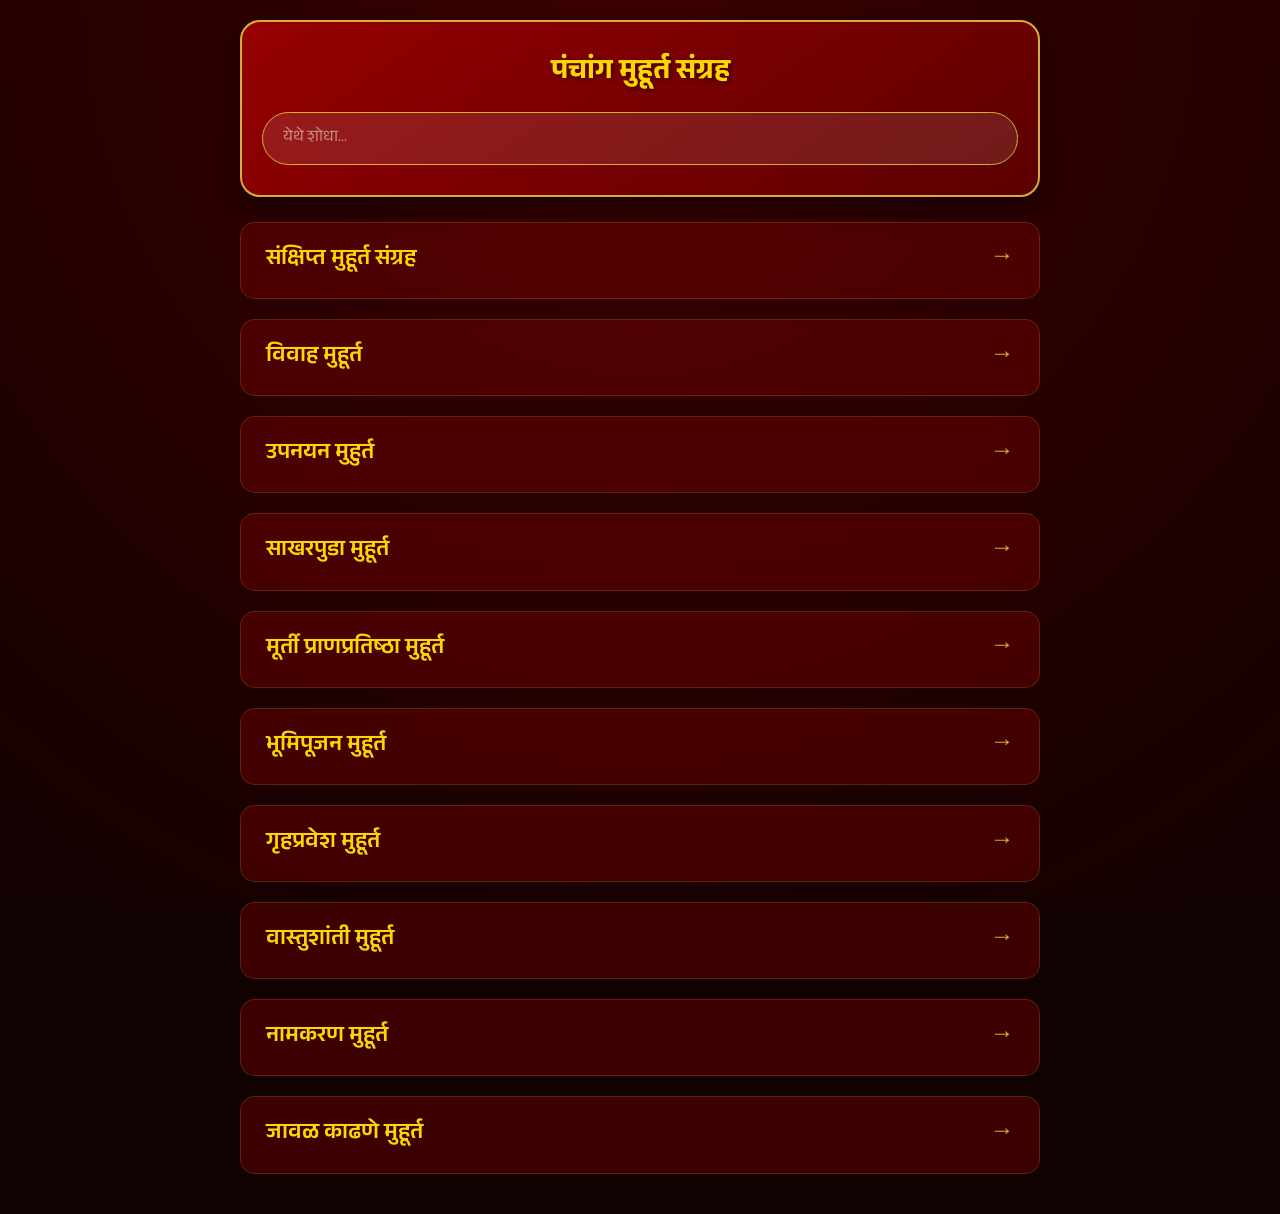
<file: panchangmuhurt/index.html>
<!DOCTYPE html>
<html lang="mr">
<head>
  <meta charset="UTF-8">
  <meta name="viewport" content="width=device-width, initial-scale=1.0">
  <title>पंचांग मुहूर्त संग्रह</title>
  <link href="https://fonts.googleapis.com/css2?family=Anek+Devanagari:wght@400;600;800&display=swap" rel="stylesheet">
  <style>
    :root {
      --bg-dark: #120101;
      --crimson: #800000;
      --gold: #D4AF37;
      --gold-light: #FFD700;
      --ivory: #FFFFF0;
      --glass: rgba(255, 255, 255, 0.05);
    }

    * { margin: 0; padding: 0; box-sizing: border-box; }

    body {
      font-family: "Anek Devanagari", sans-serif;
      background-color: var(--bg-dark);
      background-image: radial-gradient(circle at top, #3d0000 0%, #120101 100%);
      background-attachment: fixed;
      color: var(--ivory);
      padding: 20px 15px;
      line-height: 1.6;
    }

    .container { max-width: 800px; margin: 0 auto; }

    /* Header Section */
    .header-box {
      text-align: center;
      padding: 30px 20px;
      background: linear-gradient(145deg, #960000, #5c0000);
      border-radius: 20px;
      margin-bottom: 25px;
      border: 2px solid var(--gold);
      box-shadow: 0 10px 30px rgba(0,0,0,0.5);
    }

    .header-box h1 {
      font-size: 28px;
      color: var(--gold-light);
      text-shadow: 2px 2px 4px rgba(0,0,0,0.5);
      margin-bottom: 15px;
    }

    /* Search Bar */
    #searchBar {
      width: 100%;
      padding: 12px 20px;
      border-radius: 50px;
      border: 1px solid var(--gold);
      background: rgba(255,255,255,0.1);
      color: white;
      font-size: 16px;
      outline: none;
      font-family: inherit;
    }
    #searchBar::placeholder { color: rgba(255,255,255,0.5); }

    /* Main Button Style */
    .main-btn {
      display: block; /* Makes the anchor tag fill the width */
      background: var(--glass);
      border: 1px solid rgba(212, 175, 55, 0.2);
      border-radius: 15px;
      margin-bottom: 20px;
      text-decoration: none; /* Removes underline */
      backdrop-filter: blur(5px);
      transition: all 0.3s ease;
      position: relative;
      padding: 20px 25px;
      background: rgba(128, 0, 0, 0.4);
    }

    .main-btn h2 {
      font-size: 22px;
      font-weight: 600;
      color: var(--gold-light);
      margin: 0;
    }

    /* Hover Effects */
    .main-btn:hover {
      background: rgba(128, 0, 0, 0.7);
      transform: translateY(-3px); /* Slight lift effect */
      box-shadow: 0 5px 15px rgba(212, 175, 55, 0.3);
      border-color: var(--gold);
    }

    /* Arrow icon for main buttons */
    .main-btn::after {
      content: '→';
      position: absolute;
      right: 25px;
      top: 50%;
      transform: translateY(-50%);
      color: var(--gold);
      font-size: 24px;
      transition: right 0.3s ease;
    }

    .main-btn:hover::after {
      right: 15px; /* Moves arrow slightly right on hover */
    }

    /* Empty search result */
    #noResults {
      text-align: center;
      padding: 20px;
      display: none;
      color: var(--gold);
    }

    @media (max-width: 600px) {
      .header-box h1 { font-size: 22px; }
      .main-btn h2 { font-size: 19px; }
    }
  </style>
</head>
<body>

<div class="container">
  
  <div class="header-box">
    <h1>पंचांग मुहूर्त संग्रह </h1>
    <input type="text" id="searchBar" placeholder="येथे शोधा..." onkeyup="searchFunction()">
  </div>

  <div id="noResults">कोणतेही निकाल सापडले नाहीत.</div>

  <a href="https://sanketramdasi264-prog.github.io/app-menu-home/panchangmuhurt/sankshipt/" class="main-btn">
    <h2>संक्षिप्त मुहूर्त संग्रह</h2>
  </a>
  
<a href="https://www.omkarmyog.in/2026/01/blog-post_47.html" class="main-btn">
    <h2>विवाह मुहूर्त</h2>
  </a>
  
  <a href="https://www.omkarmyog.in/2026/01/blog-post_92.html" class="main-btn">
    <h2>उपनयन मुहुर्त</h2>
  </a>
  
<a href="https://www.omkarmyog.in/2026/01/blog-post_32.html" class="main-btn">
    <h2>साखरपुडा मुहूर्त</h2>
  </a>
  
<a href="https://www.omkarmyog.in/2026/01/blog-post_15.html" class="main-btn">
    <h2>मूर्ती प्राणप्रतिष्ठा मुहूर्त</h2>
  </a>
  
<a href="https://www.omkarmyog.in/2026/01/blog-post_12.html" class="main-btn">
    <h2>भूमिपूजन मुहूर्त</h2>
  </a>
  
<a href="https://www.omkarmyog.in/2026/01/blog-post_11.html" class="main-btn">
    <h2>गृहप्रवेश मुहूर्त</h2>
  </a>
  
<a href="https://www.omkarmyog.in/2026/01/blog-post_25.html" class="main-btn">
    <h2>वास्तुशांती मुहूर्त</h2>
  </a>
  
  <a href="https://www.omkarmyog.in/2026/01/blog-post_60.html" class="main-btn">
    <h2>नामकरण मुहूर्त</h2>
  </a>
  
  <a href="https://www.omkarmyog.in/2026/01/blog-post_90.html" class="main-btn">
    <h2>जावळ काढणे मुहूर्त</h2>
  </a>

<script>
  // Live Search Function for Main Buttons
  function searchFunction() {
    let input = document.getElementById('searchBar').value.toLowerCase();
    let buttons = document.getElementsByClassName('main-btn');
    let foundTotal = 0;

    for (let i = 0; i < buttons.length; i++) {
      let text = buttons[i].innerText.toLowerCase();
      if (text.includes(input)) {
        buttons[i].style.display = "block";
        foundTotal++;
      } else {
        buttons[i].style.display = "none";
      }
    }

    document.getElementById('noResults').style.display = (foundTotal === 0 && input !== "") ? "block" : "none";
  }
</script>

</body>
</html>
</file>
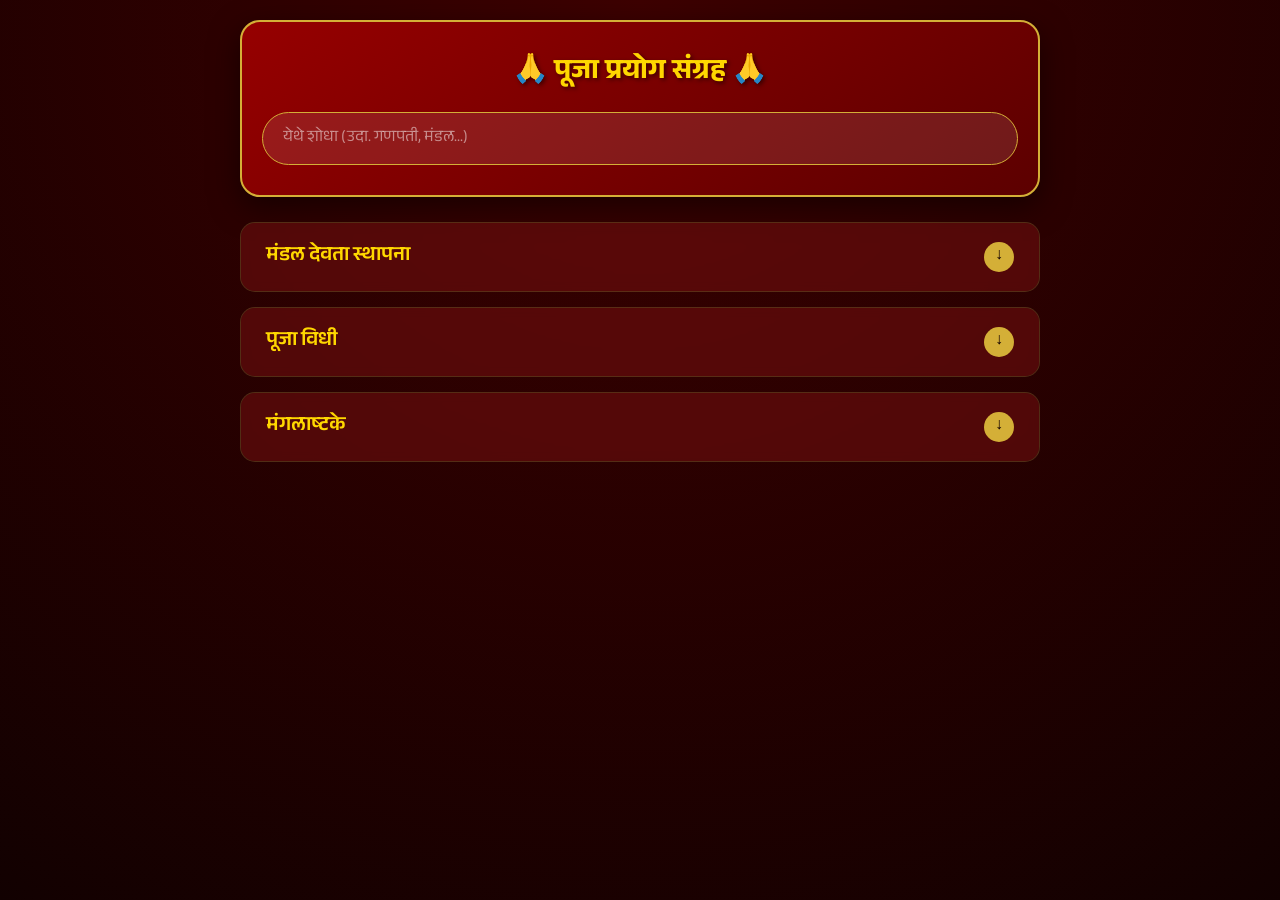
<file: pooja/index.html>
<!DOCTYPE html>
<html lang="mr">
<head>
  <meta charset="UTF-8">
  <meta name="viewport" content="width=device-width, initial-scale=1.0">
  <title>पूजा प्रयोग संग्रह</title>
  <link href="https://fonts.googleapis.com/css2?family=Anek+Devanagari:wght@400;600;800&display=swap" rel="stylesheet">
  <style>
    :root {
      --bg-dark: #120101;
      --crimson: #800000;
      --gold: #D4AF37;
      --gold-light: #FFD700;
      --ivory: #FFFFF0;
      --glass: rgba(255, 255, 255, 0.05);
    }

    * { margin: 0; padding: 0; box-sizing: border-box; }

    body {
      font-family: "Anek Devanagari", sans-serif;
      background-color: var(--bg-dark);
      background-image: radial-gradient(circle at top, #3d0000 0%, #120101 100%);
      background-attachment: fixed;
      color: var(--ivory);
      padding: 20px 15px;
      line-height: 1.6;
    }

    .container { max-width: 800px; margin: 0 auto; }

    /* Header Section */
    .header-box {
      text-align: center;
      padding: 30px 20px;
      background: linear-gradient(145deg, #960000, #5c0000);
      border-radius: 20px;
      margin-bottom: 25px;
      border: 2px solid var(--gold);
      box-shadow: 0 10px 30px rgba(0,0,0,0.5);
    }

    .header-box h1 {
      font-size: 28px;
      color: var(--gold-light);
      text-shadow: 2px 2px 4px rgba(0,0,0,0.5);
      margin-bottom: 15px;
    }

    /* Search Bar */
    #searchBar {
      width: 100%;
      padding: 12px 20px;
      border-radius: 50px;
      border: 1px solid var(--gold);
      background: rgba(255,255,255,0.1);
      color: white;
      font-size: 16px;
      outline: none;
      font-family: inherit;
    }
    #searchBar::placeholder { color: rgba(255,255,255,0.5); }

    /* Category Style */
    .category {
      background: var(--glass);
      border: 1px solid rgba(212, 175, 55, 0.2);
      border-radius: 15px;
      margin-bottom: 15px;
      overflow: hidden;
      backdrop-filter: blur(5px);
    }

    .category-header {
      padding: 18px 25px;
      display: flex;
      justify-content: space-between;
      align-items: center;
      cursor: pointer;
      user-select: none;
      transition: background 0.3s;
      background: rgba(128, 0, 0, 0.4);
    }

    .category-header:hover { background: rgba(128, 0, 0, 0.6); }

    .category-header h2 {
      font-size: 20px;
      font-weight: 600;
      color: var(--gold-light);
    }

    .icon-circle {
      width: 30px;
      height: 30px;
      background: var(--gold);
      border-radius: 50%;
      display: flex;
      align-items: center;
      justify-content: center;
      color: var(--bg-dark);
      font-weight: bold;
      transition: transform 0.3s;
    }

    .open .icon-circle { transform: rotate(180deg); }

    /* Content Area */
    .category-content {
      max-height: 0;
      overflow: hidden;
      transition: all 0.4s cubic-bezier(0.4, 0, 0.2, 1);
      opacity: 0;
    }

    .category.open .category-content {
      max-height: 1500px;
      padding: 15px;
      opacity: 1;
    }

    /* List Item Cards */
    .item-list { display: flex; flex-direction: column; gap: 10px; }

    .item-card {
      background: white;
      border-radius: 10px;
      transition: all 0.3s ease;
      position: relative;
    }

    .item-card a {
      display: block;
      padding: 15px 20px;
      text-decoration: none;
      color: #333;
      font-weight: 600;
      font-size: 17px;
    }

    .item-card:hover {
      transform: scale(1.02);
      box-shadow: 0 5px 15px rgba(212, 175, 55, 0.4);
      background: var(--ivory);
    }

    .item-card::after {
      content: '→';
      position: absolute;
      right: 20px;
      top: 50%;
      transform: translateY(-50%);
      color: var(--crimson);
      opacity: 0.5;
    }

    /* Empty search result */
    #noResults {
      text-align: center;
      padding: 20px;
      display: none;
      color: var(--gold);
    }

    @media (max-width: 600px) {
      .header-box h1 { font-size: 22px; }
      .category-header h2 { font-size: 18px; }
    }
  </style>
</head>
<body>

<div class="container">
  
  <div class="header-box">
    <h1>🙏 पूजा प्रयोग संग्रह 🙏</h1>
    <input type="text" id="searchBar" placeholder="येथे शोधा (उदा. गणपती, मंडल...)" onkeyup="searchFunction()">
  </div>

  <div id="noResults">कोणतेही निकाल सापडले नाहीत.</div>

  <div class="category">
    <div class="category-header" onclick="toggleCategory(this)">
      <h2>मंडल देवता स्थापना</h2>
      <div class="icon-circle">↓</div>
    </div>
    <div class="category-content">
      <div class="item-list">
        <div class="item-card"><a href="https://www.omkarmyog.in/2025/12/blog-post_26.html" target="_blank">गौर्यादि मातृका देवता स्थापनम्</a></div>
        <div class="item-card"><a href="#">शिख्यादि वास्तूमंडल देवता स्थापनम्</a></div>
        <div class="item-card"><a href="https://www.omkarmyog.in/2026/01/blog-post.html?m=1">गजाननादी चतुश्षष्ठी योगिनीमंडल देवता स्थापनम्</a></div>
        <div class="item-card"><a href="https://www.omkarmyog.in/2026/01/blog-post_9.html?m=1">अजरादी एकपंचाशत क्षेत्रपालमंडल देवता स्थापनम्</a></div>
        <div class="item-card"><a href="#">चतुश्षष्ठी भैरवमंडल देवता स्थापनम्</a></div>
        <div class="item-card"><a href="#">ब्रम्हादी सर्वतोभद्रमंडल देवता स्थापनम्</a></div>
        <div class="item-card"><a href="https://www.omkarmyog.in/2025/12/blog-post_27.html" target="_blank">नवग्रह मंडल देवता स्थापनम्</a></div>
        <div class="item-card"><a href="#">आवरण देवता स्थापनम्</a></div>
        <div class="item-card"><a href="#">पीठ - यंत्र देवता स्थापनम्</a></div>
      </div>
    </div>
  </div>

  <div class="category">
    <div class="category-header" onclick="toggleCategory(this)">
      <h2>पूजा विधी</h2>
      <div class="icon-circle">↓</div>
    </div>
    <div class="category-content">
      <div class="item-list">
        <div class="item-card"><a href="https://www.omkarmyog.in/2022/08/blog-post.html" target="_blank">प्राण प्रतिष्ठा पूर्वक गणपती पूजन</a></div>
        <div class="item-card"><a href="https://www.omkarmyog.in/2025/08/ll.html" target="_blank">संपूर्ण नान्दीश्राध्द विधी</a></div>
        <div class="item-card"><a href="https://www.omkarmyog.in/2023/04/akshayya-tritiya.html" target="_blank">अक्षय्य तृतीयेचा उदक कुंभदान विधी</a></div>
        <div class="item-card"><a href="https://www.omkarmyog.in/2025/08/blog-post_92.html" target="_blank">श्री (नारायण) पुरुष सूक्तम्</a></div>
      </div>
    </div>
  </div>

  <div class="category">
    <div class="category-header" onclick="toggleCategory(this)">
      <h2>मंगलाष्टके</h2>
      <div class="icon-circle">↓</div>
    </div>
    <div class="category-content">
      <div class="item-list">
        <div class="item-card"><a href="https://www.omkarmyog.in/p/blog-page_11.html?m=1">विवाह मंगलाष्टके</a></div>
        <div class="item-card"><a href="https://www.omkarmyog.in/p/blog-page_11.html?m=1">उपनयन मौंजविधी मंगलाष्टके</a></div>
      </div>
    </div>
  </div>

</div>

<script>
  // Toggle Collapse/Expand
  function toggleCategory(header) {
    const parent = header.parentElement;
    const isOpen = parent.classList.contains('open');
    
    // Close all other categories first
    document.querySelectorAll('.category').forEach(cat => cat.classList.remove('open'));
    
    // Toggle current
    if (!isOpen) {
      parent.classList.add('open');
    }
  }

  // Live Search Function
  function searchFunction() {
    let input = document.getElementById('searchBar').value.toLowerCase();
    let cards = document.getElementsByClassName('item-card');
    let categories = document.getElementsByClassName('category');
    let foundTotal = 0;

    for (let i = 0; i < cards.length; i++) {
      let text = cards[i].innerText.toLowerCase();
      if (text.includes(input)) {
        cards[i].style.display = "block";
        foundTotal++;
      } else {
        cards[i].style.display = "none";
      }
    }

    // Auto-open categories if searching, and show/hide category based on results
    for (let i = 0; i < categories.length; i++) {
      let visibleCards = categories[i].querySelectorAll('.item-card[style="display: block;"]');
      if (input.length > 0) {
        if (visibleCards.length > 0) {
          categories[i].style.display = "block";
          categories[i].classList.add('open');
        } else {
          categories[i].style.display = "none";
        }
      } else {
        categories[i].style.display = "block";
        categories[i].classList.remove('open');
      }
    }

    document.getElementById('noResults').style.display = (foundTotal === 0 && input !== "") ? "block" : "none";
  }

  // पेजवरील सर्व लिंक्सना आपोआप 'app=true' जोडणारा युनिव्हर्सल कोड
  document.addEventListener("DOMContentLoaded", function() {
    var allLinks = document.querySelectorAll('a'); // पेजवरील सर्व लिंक्स पकडा
    
    allLinks.forEach(function(link) {
      var currentUrl = link.href;
      
      // १. लिंक जर आपल्या वेबसाईटची (omkarmyog.in) असेल तरच पुढचे काम करा
      if (currentUrl.includes("omkarmyog.in")) {
          
        // २. लिंकमध्ये आधीपासूनच 'app=true' नसेल तरच ते जोडा (डबल होऊ नये म्हणून)
        if (!currentUrl.includes("app=true")) {
            
          if (currentUrl.includes("?")) {
            link.href = currentUrl + "&app=true"; // जर आधीच ? असेल (उदा. ?m=1)
          } else {
            link.href = currentUrl + "?app=true"; // जर ? नसेल
          }
        }
      }
    });
  });
</script>

</body>
</html>
</file>
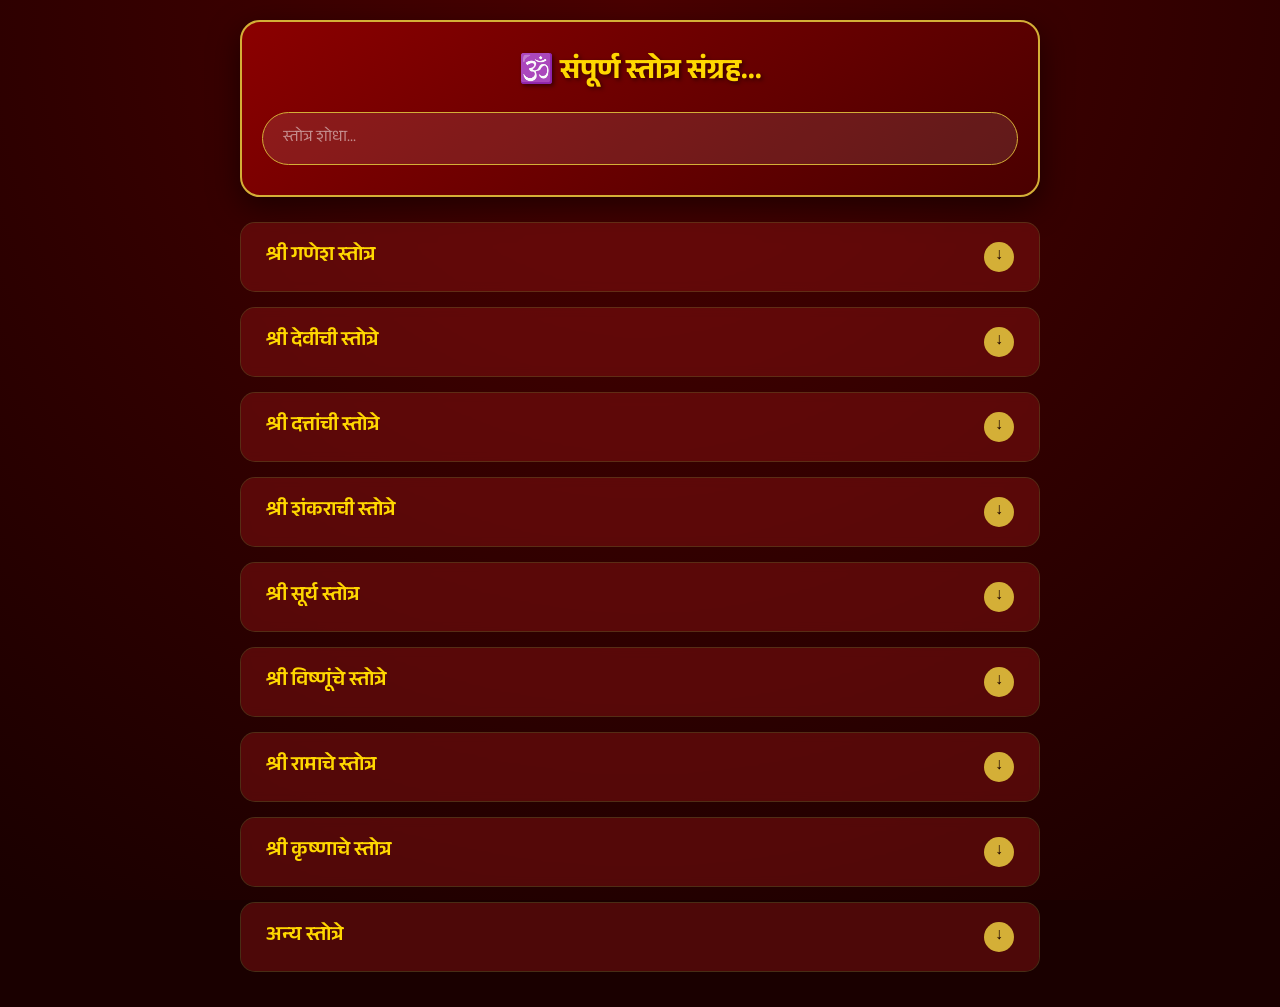
<file: stotra/index.html>
<!DOCTYPE html>
<html lang="mr">
<head>
  <meta charset="UTF-8">
  <meta name="viewport" content="width=device-width, initial-scale=1.0">
  <title>संपूर्ण स्तोत्र संग्रह</title>
  <link href="https://fonts.googleapis.com/css2?family=Anek+Devanagari:wght@400;600;800&display=swap" rel="stylesheet">
  <style>
    :root {
      --bg-dark: #1a0000;
      --crimson: #8B0000;
      --gold: #D4AF37;
      --gold-light: #FFD700;
      --ivory: #FFFFF0;
      --glass: rgba(255, 255, 255, 0.05);
      --card-bg: #ffffff;
    }

    * { margin: 0; padding: 0; box-sizing: border-box; }

    body {
      font-family: "Anek Devanagari", sans-serif;
      background-color: var(--bg-dark);
      background-image: radial-gradient(circle at top, #4a0000 0%, #1a0000 100%);
      background-attachment: fixed;
      color: var(--ivory);
      padding: 20px 15px;
      line-height: 1.6;
    }

    .container { max-width: 800px; margin: 0 auto; }

    /* Header Section */
    .header-box {
      text-align: center;
      padding: 30px 20px;
      background: linear-gradient(145deg, #8B0000, #4a0000);
      border-radius: 20px;
      margin-bottom: 25px;
      border: 2px solid var(--gold);
      box-shadow: 0 10px 30px rgba(0,0,0,0.5);
    }

    .header-box h1 {
      font-size: 28px;
      color: var(--gold-light);
      text-shadow: 2px 2px 4px rgba(0,0,0,0.5);
      margin-bottom: 15px;
    }

    /* Search Bar */
    #searchBar {
      width: 100%;
      padding: 12px 20px;
      border-radius: 50px;
      border: 1px solid var(--gold);
      background: rgba(255,255,255,0.1);
      color: white;
      font-size: 16px;
      outline: none;
      font-family: inherit;
    }
    #searchBar::placeholder { color: rgba(255,255,255,0.5); }

    /* Category Style */
    .category {
      background: var(--glass);
      border: 1px solid rgba(212, 175, 55, 0.2);
      border-radius: 15px;
      margin-bottom: 15px;
      overflow: hidden;
      backdrop-filter: blur(5px);
    }

    .category-header {
      padding: 18px 25px;
      display: flex;
      justify-content: space-between;
      align-items: center;
      cursor: pointer;
      user-select: none;
      transition: background 0.3s;
      background: rgba(139, 0, 0, 0.4);
    }

    .category-header:hover { background: rgba(139, 0, 0, 0.6); }

    .category-header h2 {
      font-size: 20px;
      font-weight: 600;
      color: var(--gold-light);
    }

    .icon-circle {
      width: 30px;
      height: 30px;
      background: var(--gold);
      border-radius: 50%;
      display: flex;
      align-items: center;
      justify-content: center;
      color: var(--bg-dark);
      font-weight: bold;
      transition: transform 0.3s;
    }

    .open .icon-circle { transform: rotate(180deg); }

    /* Content Area */
    .category-content {
      max-height: 0;
      overflow: hidden;
      transition: all 0.4s cubic-bezier(0.4, 0, 0.2, 1);
      opacity: 0;
    }

    .category.open .category-content {
      max-height: 2500px;
      padding: 15px;
      opacity: 1;
    }

    /* List Item Cards */
    .item-list { display: flex; flex-direction: column; gap: 10px; }

    .item-card {
      background: var(--card-bg);
      border-radius: 10px;
      transition: all 0.3s ease;
      position: relative;
    }

    .item-card a {
      display: block;
      padding: 15px 45px 15px 20px;
      text-decoration: none;
      color: #333;
      font-weight: 600;
      font-size: 17px;
    }

    .item-card:hover {
      transform: scale(1.02);
      box-shadow: 0 5px 15px rgba(212, 175, 55, 0.4);
      background: var(--ivory);
    }

    .item-card::after {
      content: '→';
      position: absolute;
      right: 20px;
      top: 50%;
      transform: translateY(-50%);
      color: var(--crimson);
      font-weight: bold;
    }

    /* Empty search result */
    #noResults {
      text-align: center;
      padding: 20px;
      display: none;
      color: var(--gold);
    }

    @media (max-width: 600px) {
      .header-box h1 { font-size: 22px; }
      .category-header h2 { font-size: 18px; }
    }
  </style>
</head>
<body>

<div class="container">
  
  <div class="header-box">
    <h1>🕉️ संपूर्ण स्तोत्र संग्रह...</h1>
    <input type="text" id="searchBar" placeholder="स्तोत्र शोधा..." onkeyup="searchFunction()">
  </div>

  <div id="noResults">कोणतेही निकाल सापडले नाहीत.</div>

  <div class="category">
    <div class="category-header" onclick="toggleCategory(this)">
      <h2>श्री गणेश स्तोत्र</h2>
      <div class="icon-circle">↓</div>
    </div>
    <div class="category-content">
      <div class="item-list">
        <div class="item-card"><a href="https://www.omkarmyog.in/2021/03/blog-post_65.html?m=1" target="_blank">साष्टांग नमन हे माझें गौरीपुत्रा विनायका</a></div>
        <div class="item-card"><a href="https://www.omkarmyog.in/2021/02/blog-post_27.html?m=1" target="_blank">एकदन्तं महाकायं तप्तकाञ्चनसन्निभम् । गणाष्टकम् ॥</a></div>
        <div class="item-card"><a href="https://www.omkarmyog.in/2021/02/blog-post_32.html?m=1" target="_blank">अजं निर्विकल्पं निराकारमेकम् गणपतिस्तवः</a></div>
        <div class="item-card"><a href="https://www.omkarmyog.in/2021/02/blog-post_8.html?m=1" target="_blank">मुदाकरात्तमोदकं सदाविमुक्तिसाधकम् महागणेशपञ्चरत्न स्तोत्रम ॥</a></div>
      </div>
    </div>
  </div>

  <div class="category">
    <div class="category-header" onclick="toggleCategory(this)">
      <h2>श्री देवीची स्तोत्रे</h2>
      <div class="icon-circle">↓</div>
    </div>
    <div class="category-content">
      <div class="item-list">
        <div class="item-card"><a href="https://www.omkarmyog.in/2024/02/shri-annapurna-stotram.html?m=1" target="_blank">श्री अन्नपुर्णा स्तोत्रम् | Shri Annapurna Stotram</a></div>
        <div class="item-card"><a href="https://www.omkarmyog.in/2023/10/blog-post.html?m=1" target="_blank">ॐ यद्गुह्यं परमं लोके सर्वरक्षाकरं नृणाम् । अथ देव्याः कवचम्</a></div>
        <div class="item-card"><a href="https://www.omkarmyog.in/2023/03/vindhyeshwari-stotram-lyrics.html?m=1" target="_blank">भजामि विन्ध्यवासिनीम् | विंध्येश्वरी स्तोत्रम् |</a></div>
        <div class="item-card"><a href="https://www.omkarmyog.in/2023/02/renukashtakm.html?m=1" target="_blank">जय परात्परे पुर्ण चिन्मये | शरण तुझ मी पाव रेणुके| रेणुकाष्टक |</a></div>
        <div class="item-card"><a href="https://www.omkarmyog.in/2022/09/shree-suktam.html?m=1" target="_blank">हिरण्यवर्णां हरिणीं सुवर्णरजतस्रजाम् । श्री सूक्तम्</a></div>
        <div class="item-card"><a href="https://www.omkarmyog.in/2021/04/blog-post_1.html?m=1" target="_blank">अङ्गं हरेः पुलकभूषणमाश्रयन्ती | कनकधारा स्तोत्रम्</a></div>
        <div class="item-card"><a href="https://www.omkarmyog.in/2021/03/blog-post_52.html" target="_blank">अयि गिरिनन्दिनि नंदितमेदिनि विश्वविनोदिनि नन्दिनुते । महिषासुरमर्दिनी स्तोत्र ॥</a></div>
        <div class="item-card"><a href="https://www.omkarmyog.in/2021/04/blog-post_33.html" target="_blank">धर्म-अर्थ-काम-मोक्ष कल्पवृक्ष रेणुका । रेणुकाष्टकम्</a></div>
        <div class="item-card"><a href="https://www.omkarmyog.in/2021/03/blog-post_91.html" target="_blank">त्वदीयपादपङ्कजं नमामि देवि नर्मदे | नर्मदाष्टकम्</a></div>
      </div>
    </div>
  </div>

  <div class="category">
    <div class="category-header" onclick="toggleCategory(this)">
      <h2>श्री दत्तांची स्तोत्रे</h2>
      <div class="icon-circle">↓</div>
    </div>
    <div class="category-content">
      <div class="item-list">
        <div class="item-card"><a href="https://www.omkarmyog.in/2021/02/blog-post_69.html?m=1" target="_blank">दत्तात्रेयं महात्मानं वरदं भक्तवत्सलम् । श्रीदत्तस्तोत्रम्</a></div>
        <div class="item-card"><a href="https://www.omkarmyog.in/2021/02/blog-post_90.html" target="_blank">पुष्पांजली अर्पितसे तुज दयाघना । पुष्पांजली (दत्त भजन)</a></div>
        <div class="item-card"><a href="https://www.omkarmyog.in/2021/02/blog-post_7.html?m=1" target="_blank">जटाधारी पांडुरंगा । शूलधारी कृपानिधे । श्रीदत्तात्रेय स्तोत्र</a></div>
        <div class="item-card"><a href="https://www.omkarmyog.in/2021/02/blog-post_48.html?m=1" target="_blank">प्रातः स्मरामि करुणावरुणालयं तं । दत्तात्रेय प्रात:स्मरण स्तोत्रम्</a></div>
        <div class="item-card"><a href="https://www.omkarmyog.in/2021/02/blog-post_13.html" target="_blank">तुम्हांवीण दत्ता मला कोण तारी | श्रीदत्तस्तुति मराठी</a></div>
        <div class="item-card"><a href="https://www.omkarmyog.in/2021/02/blog-post_39.html" target="_blank">दत्तात्रेया तव शरणं । दत्त गुरु शरणाष्टकम्</a></div>
        <div class="item-card"><a href="https://www.omkarmyog.in/2021/02/blog-post_82.html" target="_blank">वंदेऽहं नरकेसरी - सरस्वती - श्रीपादयुग्मांबुजम्</a></div>
        <div class="item-card"><a href="https://www.omkarmyog.in/2021/02/blog-post_94.html" target="_blank">घोरात्कष्टदुद्धरास्मान्नमत्ते | घोरकष्टोद्धरणस्तोत्रम्</a></div>
        <div class="item-card"><a href="https://www.omkarmyog.in/2021/02/blog-post_54.html?m=1" target="_blank">नमस्कार माझा श्रीदत्तात्रयासी | दत्त स्तोत्र मराठी</a></div>
        <div class="item-card"><a href="https://www.omkarmyog.in/2021/02/blog-post_5.html" target="_blank">इंदुकोटितेजकरुणसिंधु भक्तवत्सलं | श्रीगुरुदत्ताष्टक गुरुचरित्र अध्याय ४०</a></div>
        <div class="item-card"><a href="https://www.omkarmyog.in/2021/02/blog-post_40.html" target="_blank">गुरु हा संतकुळींचा राजा । श्रीगुरुमहिमा (दत्त भजन)</a></div>
        <div class="item-card"><a href="https://www.omkarmyog.in/2021/02/blog-post_89.html" target="_blank">विसरूं कसा मी गुरुपादुकाला | श्रीगुरुपादुकाष्टक मराठी</a></div>
        <div class="item-card"><a href="https://www.omkarmyog.in/2021/02/blog-post_92.html" target="_blank">दत्ता कृपासाउलि दे नमूं तुला । श्रीगुरुदत्तात्रेयाष्टकम्</a></div>
      </div>
    </div>
  </div>

  <div class="category">
    <div class="category-header" onclick="toggleCategory(this)">
      <h2>श्री शंकराची स्तोत्रे</h2>
      <div class="icon-circle">↓</div>
    </div>
    <div class="category-content">
      <div class="item-list">
        <div class="item-card"><a href="https://www.omkarmyog.in/2023/02/anadi-kalpeshwar-stotram.html" target="_blank">योsनादिकल्पेश्वर एव सोsसौ | अनादिकल्पेश्वरस्तोत्रम्</a></div>
        <div class="item-card"><a href="https://www.omkarmyog.in/2021/04/blog-post_8.html" target="_blank">जटाटवी गलज्जलप्रवाहपावितस्थले | श्रीरावण- कृत श्री शिवतांडव स्तोत्रम्</a></div>
        <div class="item-card"><a href="https://www.omkarmyog.in/2021/03/blog-post_781.html" target="_blank">नागेंद्रहाराय त्रिलोचनाय | श्री शिव पंचाक्षर स्तोत्रम् ।।</a></div>
        <div class="item-card"><a href="https://www.omkarmyog.in/2021/03/blog-post_63.html?m=1" target="_blank">ब्रह्ममुरारिसुरार्चितलिंगं | लिंगाष्टकम्</a></div>
        <div class="item-card"><a href="https://www.omkarmyog.in/2021/03/blog-post_37.html" target="_blank">ॐकारं बिंदुसंयुक्तं नित्यं | शिव षडक्षर स्तोत्रम ||</a></div>
        <div class="item-card"><a href="https://www.omkarmyog.in/2021/03/blog-post_69.html" target="_blank">सौराष्ट्रे सोमनाथं च श्रीशैले | द्वादश ज्योतीर्लिंग स्तोत्रम्</a></div>
        <div class="item-card"><a href="https://www.omkarmyog.in/2021/03/blog-post_775.html" target="_blank">श्री कालभैरवाष्टक</a></div>
        <div class="item-card"><a href="https://www.omkarmyog.in/2024/06/blog-post_19.html?m=1" target="_blank">दारिद्र दुःख दहन शिव स्तोत्रम्</a></div>
        <div class="item-card"><a href="https://www.omkarmyog.in/2021/02/shivatharvashirsh.html" target="_blank">श्री शिवाथर्वशीर्ष स्तोत्रम</a></div>
      </div>
    </div>
  </div>

  <div class="category">
    <div class="category-header" onclick="toggleCategory(this)">
      <h2>श्री सूर्य स्तोत्र</h2>
      <div class="icon-circle">↓</div>
    </div>
    <div class="category-content">
      <div class="item-list">
        <div class="item-card"><a href="https://www.omkarmyog.in/2024/02/shri-sury-stuti.html?m=1" target="_blank">नमस्कार त्या सूर्यनारायणासी | श्रीसूर्यस्तुति</a></div>
        <div class="item-card"><a href="https://www.omkarmyog.in/2021/03/blog-post_6.html?m=1" target="_blank">संपूर्ण आदित्यहृदयस्तोत्रम् (विनियोगासह)</a></div>
      </div>
    </div>
  </div>

  <div class="category">
    <div class="category-header" onclick="toggleCategory(this)">
      <h2>श्री विष्णूंचे स्तोत्रे</h2>
      <div class="icon-circle">↓</div>
    </div>
    <div class="category-content">
      <div class="item-list">
        <div class="item-card"><a href="https://www.omkarmyog.in/2023/06/blog-post.html" target="_blank">विष्णु सहस्त्रनाम स्तोत्रम</a></div>
        <div class="item-card"><a href="https://www.omkarmyog.in/2024/07/blog-post_16.html?m=1" target="_blank">सार्थ श्री पांडुरंगाष्टकम्</a></div>
      </div>
    </div>
  </div>

  <div class="category">
    <div class="category-header" onclick="toggleCategory(this)">
      <h2>श्री रामाचे स्तोत्र</h2>
      <div class="icon-circle">↓</div>
    </div>
    <div class="category-content">
      <div class="item-list">
        <div class="item-card"><a href="https://www.omkarmyog.in/2021/03/blog-post_548.html" target="_blank">श्री रामरक्षा स्तोत्रम् | श्री रामाचे स्तोत्र</a></div>
        <div class="item-card"><a href="https://www.omkarmyog.in/2024/01/blog-post.html" target="_blank">श्री मारुती स्तोत्रम्</a></div>
      </div>
    </div>
  </div>

  <div class="category">
    <div class="category-header" onclick="toggleCategory(this)">
      <h2>श्री कृष्णाचे स्तोत्र</h2>
      <div class="icon-circle">↓</div>
    </div>
    <div class="category-content">
      <div class="item-list">
        <div class="item-card"><a href="https://www.omkarmyog.in/2021/03/blog-post_7.html" target="_blank">अधरं मधुरं वदनं मधुरं | मधुराष्टकम्</a></div>
      </div>
    </div>
  </div>

  <div class="category">
    <div class="category-header" onclick="toggleCategory(this)">
      <h2>अन्य स्तोत्रे</h2>
      <div class="icon-circle">↓</div>
    </div>
    <div class="category-content">
      <div class="item-list">
        <div class="item-card"><a href="https://www.omkarmyog.in/2024/02/navagrah-stotram.html" target="_blank">नवग्रह स्तोत्रम्</a></div>
      </div>
    </div>
  </div>

</div>

<script>
  function toggleCategory(header) {
    const parent = header.parentElement;
    const isOpen = parent.classList.contains('open');
    document.querySelectorAll('.category').forEach(cat => cat.classList.remove('open'));
    if (!isOpen) { parent.classList.add('open'); }
  }

  function searchFunction() {
    let input = document.getElementById('searchBar').value.toLowerCase();
    let cards = document.getElementsByClassName('item-card');
    let categories = document.getElementsByClassName('category');
    let foundTotal = 0;

    for (let i = 0; i < cards.length; i++) {
      let text = cards[i].innerText.toLowerCase();
      if (text.includes(input)) {
        cards[i].style.display = "block";
        foundTotal++;
      } else {
        cards[i].style.display = "none";
      }
    }

    for (let i = 0; i < categories.length; i++) {
      let visibleCards = categories[i].querySelectorAll('.item-card[style="display: block;"]');
      if (input.length > 0) {
        if (visibleCards.length > 0) {
          categories[i].style.display = "block";
          categories[i].classList.add('open');
        } else {
          categories[i].style.display = "none";
        }
      } else {
        categories[i].style.display = "block";
        categories[i].classList.remove('open');
      }
    }
    document.getElementById('noResults').style.display = (foundTotal === 0 && input !== "") ? "block" : "none";
  }

  // पेजवरील सर्व लिंक्सना आपोआप 'app=true' जोडणारा युनिव्हर्सल कोड
  document.addEventListener("DOMContentLoaded", function() {
    var allLinks = document.querySelectorAll('a'); // पेजवरील सर्व लिंक्स पकडा
    
    allLinks.forEach(function(link) {
      var currentUrl = link.href;
      
      // १. लिंक जर आपल्या वेबसाईटची (omkarmyog.in) असेल तरच पुढचे काम करा
      if (currentUrl.includes("omkarmyog.in")) {
          
        // २. लिंकमध्ये आधीपासूनच 'app=true' नसेल तरच ते जोडा (डबल होऊ नये म्हणून)
        if (!currentUrl.includes("app=true")) {
            
          if (currentUrl.includes("?")) {
            link.href = currentUrl + "&app=true"; // जर आधीच ? असेल (उदा. ?m=1)
          } else {
            link.href = currentUrl + "?app=true"; // जर ? नसेल
          }
        }
      }
    });
  });
</script>

</body>
</html>
</file>
